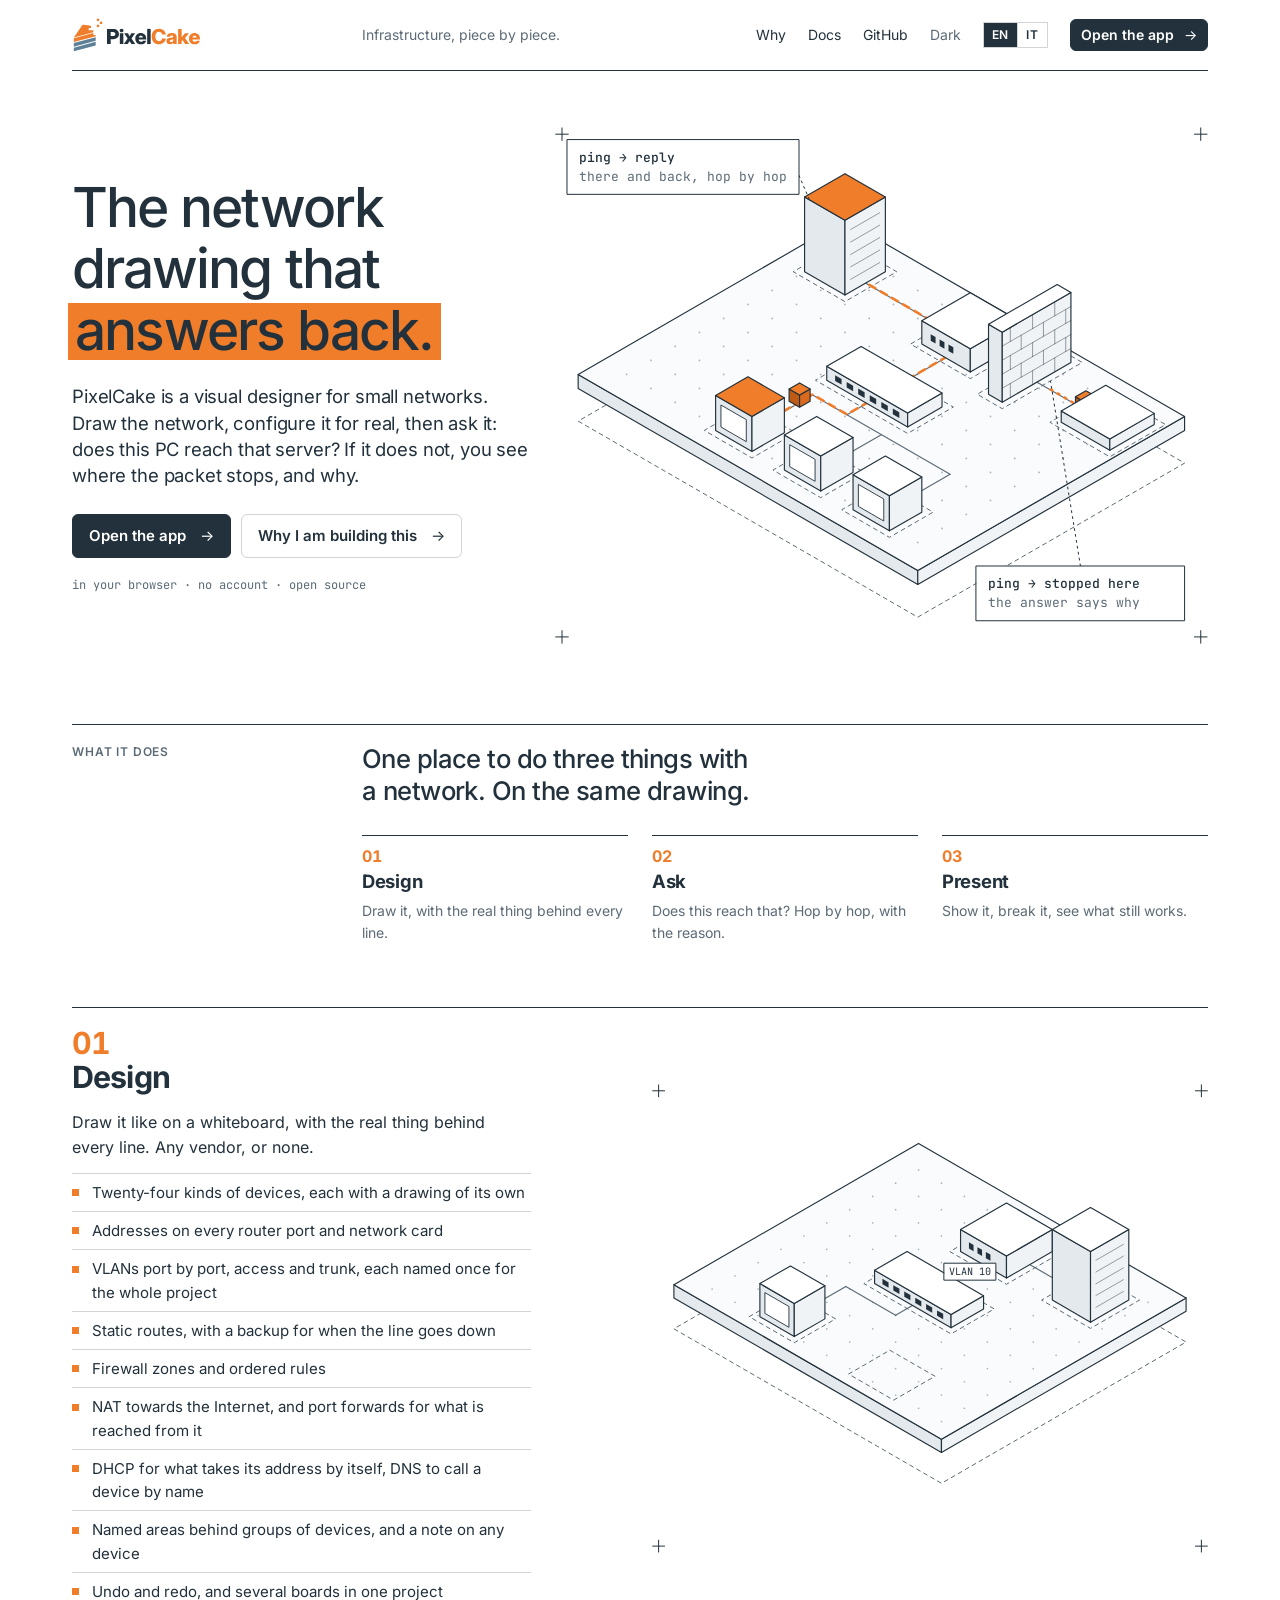
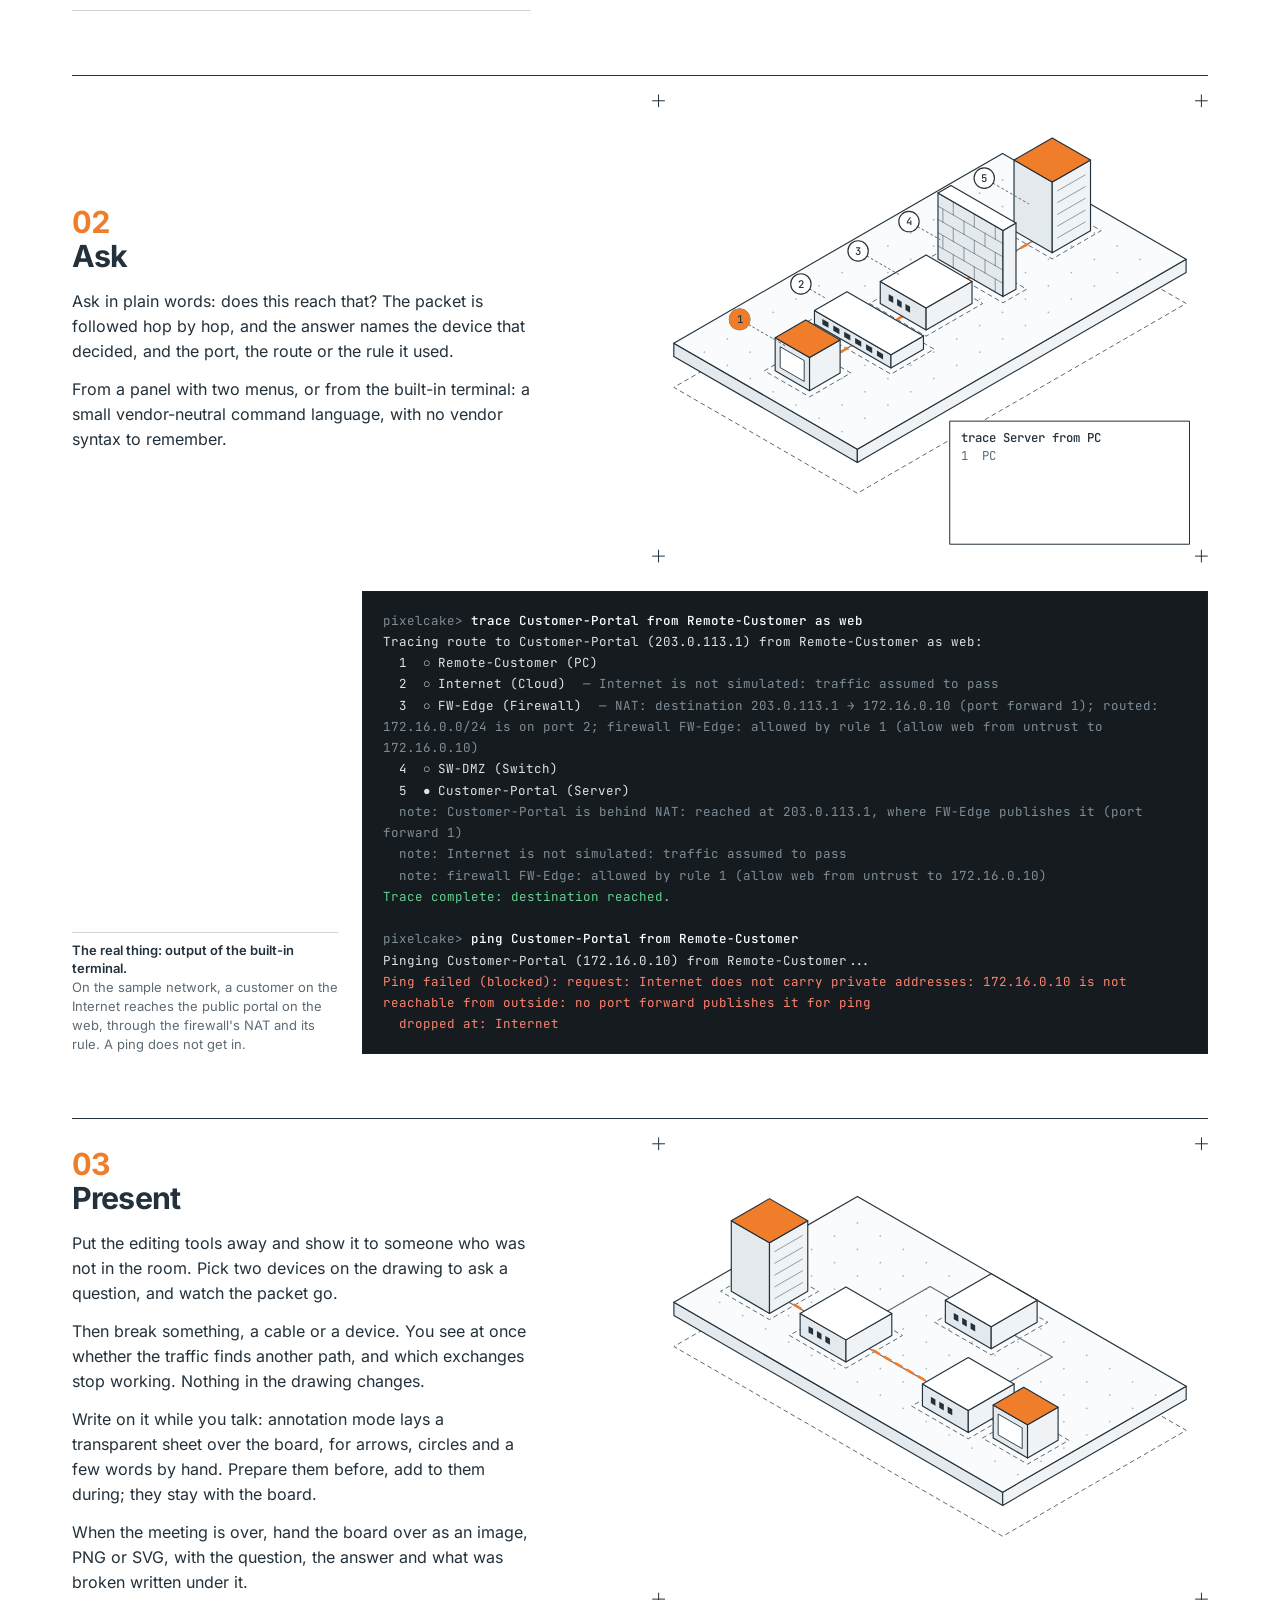
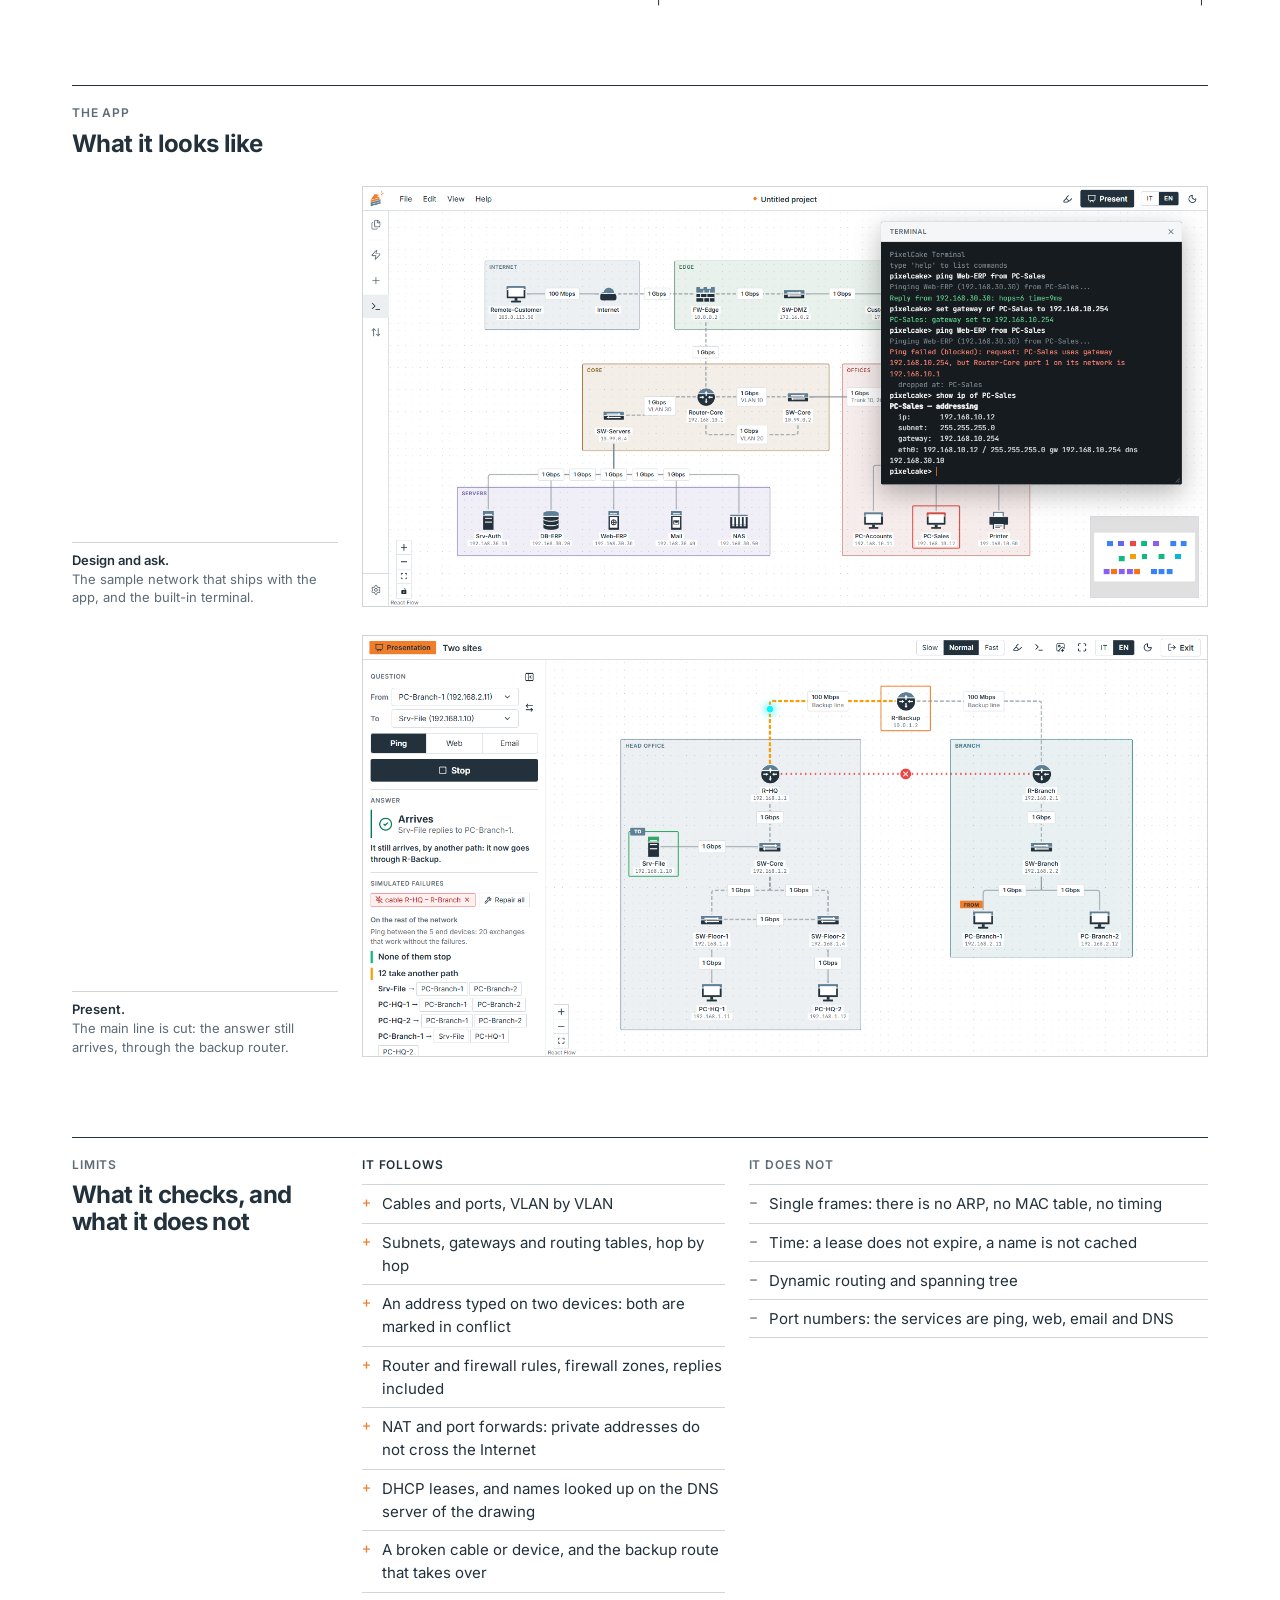
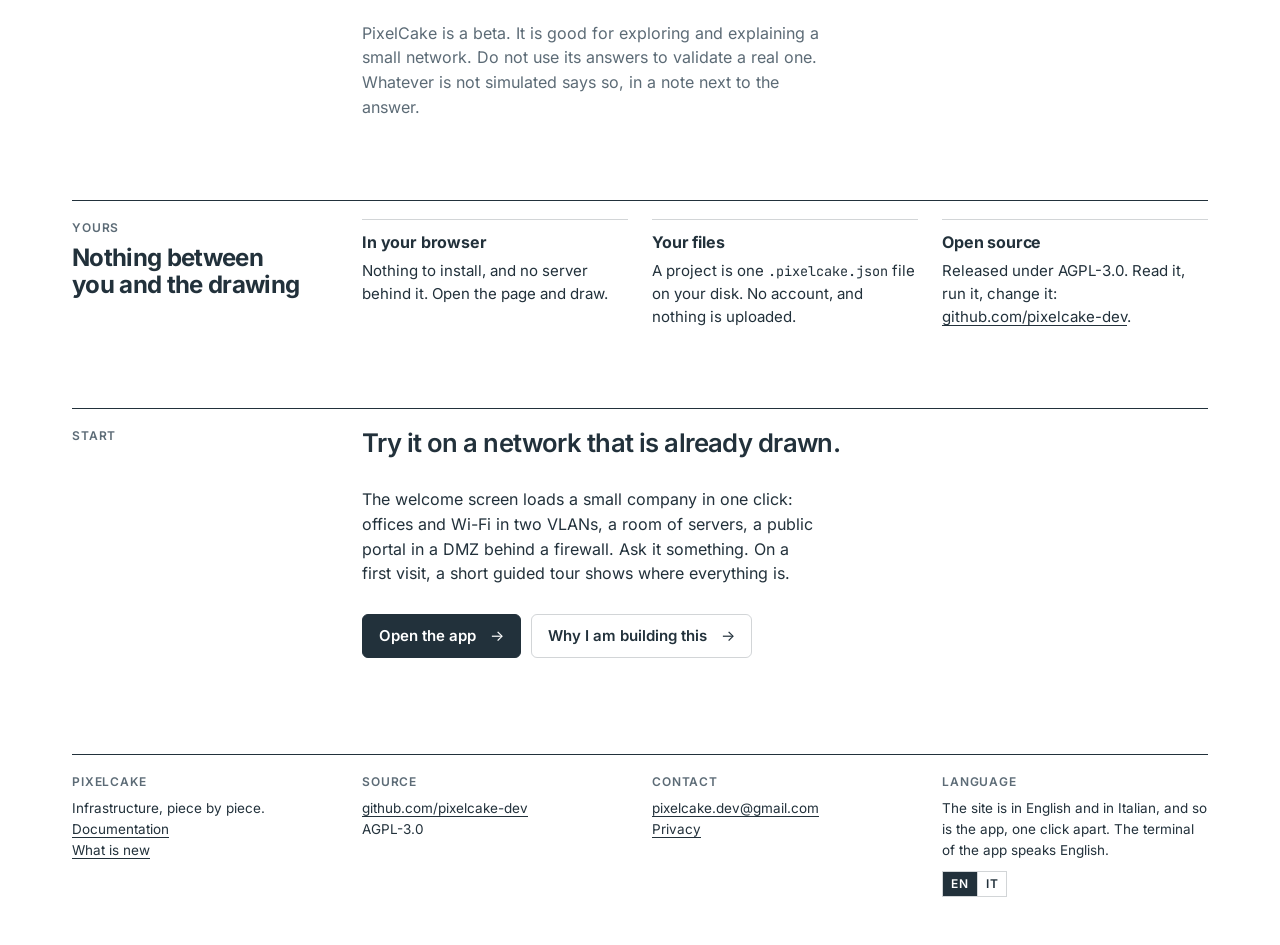
<file: index.html>
<!DOCTYPE html>
<html lang="en" data-italian-home="it/">

<head>
    <meta charset="UTF-8">
    <meta name="viewport" content="width=device-width, initial-scale=1.0">
    <title>PixelCake - Infrastructure, piece by piece.</title>
    <meta name="description"
        content="A visual network designer that runs in your browser. Draw a network, configure it, then ask it: does this PC reach that server? Free and open source.">

    <!-- The same page in the other language -->
    <link rel="canonical" href="https://pixelcake.dev/">
    <link rel="alternate" hreflang="en" href="https://pixelcake.dev/">
    <link rel="alternate" hreflang="it" href="https://pixelcake.dev/it/">
    <link rel="alternate" hreflang="x-default" href="https://pixelcake.dev/">

    <!-- Favicon -->
    <link rel="icon" href="./assets/favicon.ico" sizes="48x48">
    <link rel="icon" href="./assets/favicon.svg" type="image/svg+xml">
    <link rel="apple-touch-icon" href="./assets/pixelcake-256.png">

    <!-- How a link to this page looks when it is shared (tools/share-card.py makes the picture) -->
    <meta property="og:type" content="website">
    <meta property="og:site_name" content="PixelCake">
    <meta property="og:locale" content="en_GB">
    <meta property="og:locale:alternate" content="it_IT">
    <meta property="og:url" content="https://pixelcake.dev/">
    <meta property="og:title" content="PixelCake - The network drawing that answers back.">
    <meta property="og:description"
        content="Draw a network, configure it, then ask it: does this PC reach that server? Runs in your browser. Free and open source.">
    <meta property="og:image" content="https://pixelcake.dev/assets/share-en.png">
    <meta property="og:image:width" content="1200">
    <meta property="og:image:height" content="630">
    <meta property="og:image:type" content="image/png">
    <meta property="og:image:alt" content="PixelCake: the network drawing that answers back. A small network drawn in perspective: a ping goes there and back, another one is stopped at the firewall.">
    <meta name="twitter:card" content="summary_large_image">
    <meta name="twitter:title" content="PixelCake - The network drawing that answers back.">
    <meta name="twitter:description"
        content="Draw a network, configure it, then ask it: does this PC reach that server? Runs in your browser. Free and open source.">
    <meta name="twitter:image" content="https://pixelcake.dev/assets/share-en.png">
    <meta name="twitter:image:alt" content="PixelCake: the network drawing that answers back. A small network drawn in perspective: a ping goes there and back, another one is stopped at the firewall.">

    <link rel="preload" href="./assets/fonts/inter-latin-wght-normal.woff2" as="font" type="font/woff2" crossorigin>
    <link rel="stylesheet" href="./assets/site.css">
    <script src="./assets/site.js"></script>
</head>

<body>
    <div class="page">

        <header class="masthead grid">
            <a class="brand" href="./index.html" aria-label="PixelCake home">
                <img class="only-light" src="./assets/pixelcake-orizzontale-colore.svg" alt="PixelCake" width="132" height="38">
                <img class="only-dark" src="./assets/pixelcake-orizzontale-negativo.svg" alt="PixelCake" width="132" height="38">
            </a>
            <span class="motto">Infrastructure, piece by piece.</span>
            <nav class="nav" aria-label="Main">
                <a href="./why.html">Why</a>
                <a href="https://app.pixelcake.dev/docs/">Docs</a>
                <a href="https://github.com/pixelcake-dev" target="_blank" rel="noopener">GitHub</a>
                <button class="theme-toggle" type="button">Dark</button>
                <div class="lang" role="group" aria-label="Language">
                    <span lang="en" title="English" aria-current="true">EN</span>
                    <a href="./it/index.html" hreflang="it" lang="it" title="Italiano" aria-label="Italiano">IT</a>
                </div>
                <a class="button" href="https://app.pixelcake.dev/">Open the app</a>
            </nav>
        </header>

        <main>
            <div class="hero grid">
                <div class="hero-text">
                    <h1>The network drawing that <em>answers back.</em></h1>
                    <p class="lead">
                        PixelCake is a visual designer for small networks. Draw the network,
                        configure it for real, then ask it: does this PC reach that server?
                        If it does not, you see where the packet stops, and why.
                    </p>
                    <div class="actions">
                        <a class="button" href="https://app.pixelcake.dev/">Open the app</a>
                        <a class="button quiet" href="./why.html">Why I am building this</a>
                    </div>
                    <p class="strap">in your browser &middot; no account &middot; open source</p>
                </div>
                <div class="hero-drawing">
                    <!-- drawing:hero -->
                    <svg class="iso" viewBox="-323 -104 727 576" data-still="4.2" role="img" aria-label="A small network drawn in perspective: a server, a router, a firewall and the Internet in a row, a switch and three PCs in front. A packet goes from a PC to the server and back along a line marked in orange; a second packet, from the Internet, is stopped at the firewall.">
                    <polygon class="iso-foot" points="0.0,52.0 378.3,270.4 81.1,442.0 -297.2,223.6"/>
                    <polygon class="iso-left" points="-297.2,187.2 81.1,405.6 81.1,390.0 -297.2,171.6"/>
                    <polygon class="iso-right" points="378.3,234.0 81.1,405.6 81.1,390.0 378.3,218.4"/>
                    <polygon class="iso-board" points="0.0,0.0 378.3,218.4 81.1,390.0 -297.2,171.6"/>
                    <g class="iso-dots"><circle cx="0.0" cy="31.2" r="1"/><circle cx="-27.0" cy="46.8" r="1"/><circle cx="-54.0" cy="62.4" r="1"/><circle cx="-81.1" cy="78.0" r="1"/><circle cx="-108.1" cy="93.6" r="1"/><circle cx="-135.1" cy="109.2" r="1"/><circle cx="-162.1" cy="124.8" r="1"/><circle cx="-189.1" cy="140.4" r="1"/><circle cx="-216.2" cy="156.0" r="1"/><circle cx="-243.2" cy="171.6" r="1"/><circle cx="27.0" cy="46.8" r="1"/><circle cx="0.0" cy="62.4" r="1"/><circle cx="-27.0" cy="78.0" r="1"/><circle cx="-54.0" cy="93.6" r="1"/><circle cx="-81.1" cy="109.2" r="1"/><circle cx="-108.1" cy="124.8" r="1"/><circle cx="-135.1" cy="140.4" r="1"/><circle cx="-162.1" cy="156.0" r="1"/><circle cx="-189.1" cy="171.6" r="1"/><circle cx="-216.2" cy="187.2" r="1"/><circle cx="54.0" cy="62.4" r="1"/><circle cx="27.0" cy="78.0" r="1"/><circle cx="0.0" cy="93.6" r="1"/><circle cx="-27.0" cy="109.2" r="1"/><circle cx="-54.0" cy="124.8" r="1"/><circle cx="-81.1" cy="140.4" r="1"/><circle cx="-108.1" cy="156.0" r="1"/><circle cx="-135.1" cy="171.6" r="1"/><circle cx="-162.1" cy="187.2" r="1"/><circle cx="-189.1" cy="202.8" r="1"/><circle cx="81.1" cy="78.0" r="1"/><circle cx="54.0" cy="93.6" r="1"/><circle cx="27.0" cy="109.2" r="1"/><circle cx="0.0" cy="124.8" r="1"/><circle cx="-27.0" cy="140.4" r="1"/><circle cx="-54.0" cy="156.0" r="1"/><circle cx="-81.1" cy="171.6" r="1"/><circle cx="-108.1" cy="187.2" r="1"/><circle cx="-135.1" cy="202.8" r="1"/><circle cx="-162.1" cy="218.4" r="1"/><circle cx="108.1" cy="93.6" r="1"/><circle cx="81.1" cy="109.2" r="1"/><circle cx="54.0" cy="124.8" r="1"/><circle cx="27.0" cy="140.4" r="1"/><circle cx="0.0" cy="156.0" r="1"/><circle cx="-27.0" cy="171.6" r="1"/><circle cx="-54.0" cy="187.2" r="1"/><circle cx="-81.1" cy="202.8" r="1"/><circle cx="-108.1" cy="218.4" r="1"/><circle cx="-135.1" cy="234.0" r="1"/><circle cx="135.1" cy="109.2" r="1"/><circle cx="108.1" cy="124.8" r="1"/><circle cx="81.1" cy="140.4" r="1"/><circle cx="54.0" cy="156.0" r="1"/><circle cx="27.0" cy="171.6" r="1"/><circle cx="0.0" cy="187.2" r="1"/><circle cx="-27.0" cy="202.8" r="1"/><circle cx="-54.0" cy="218.4" r="1"/><circle cx="-81.1" cy="234.0" r="1"/><circle cx="-108.1" cy="249.6" r="1"/><circle cx="162.1" cy="124.8" r="1"/><circle cx="135.1" cy="140.4" r="1"/><circle cx="108.1" cy="156.0" r="1"/><circle cx="81.1" cy="171.6" r="1"/><circle cx="54.0" cy="187.2" r="1"/><circle cx="27.0" cy="202.8" r="1"/><circle cx="0.0" cy="218.4" r="1"/><circle cx="-27.0" cy="234.0" r="1"/><circle cx="-54.0" cy="249.6" r="1"/><circle cx="-81.1" cy="265.2" r="1"/><circle cx="189.1" cy="140.4" r="1"/><circle cx="162.1" cy="156.0" r="1"/><circle cx="135.1" cy="171.6" r="1"/><circle cx="108.1" cy="187.2" r="1"/><circle cx="81.1" cy="202.8" r="1"/><circle cx="54.0" cy="218.4" r="1"/><circle cx="27.0" cy="234.0" r="1"/><circle cx="0.0" cy="249.6" r="1"/><circle cx="-27.0" cy="265.2" r="1"/><circle cx="-54.0" cy="280.8" r="1"/><circle cx="216.2" cy="156.0" r="1"/><circle cx="189.1" cy="171.6" r="1"/><circle cx="162.1" cy="187.2" r="1"/><circle cx="135.1" cy="202.8" r="1"/><circle cx="108.1" cy="218.4" r="1"/><circle cx="81.1" cy="234.0" r="1"/><circle cx="54.0" cy="249.6" r="1"/><circle cx="27.0" cy="265.2" r="1"/><circle cx="0.0" cy="280.8" r="1"/><circle cx="-27.0" cy="296.4" r="1"/><circle cx="243.2" cy="171.6" r="1"/><circle cx="216.2" cy="187.2" r="1"/><circle cx="189.1" cy="202.8" r="1"/><circle cx="162.1" cy="218.4" r="1"/><circle cx="135.1" cy="234.0" r="1"/><circle cx="108.1" cy="249.6" r="1"/><circle cx="81.1" cy="265.2" r="1"/><circle cx="54.0" cy="280.8" r="1"/><circle cx="27.0" cy="296.4" r="1"/><circle cx="0.0" cy="312.0" r="1"/><circle cx="270.2" cy="187.2" r="1"/><circle cx="243.2" cy="202.8" r="1"/><circle cx="216.2" cy="218.4" r="1"/><circle cx="189.1" cy="234.0" r="1"/><circle cx="162.1" cy="249.6" r="1"/><circle cx="135.1" cy="265.2" r="1"/><circle cx="108.1" cy="280.8" r="1"/><circle cx="81.1" cy="296.4" r="1"/><circle cx="54.0" cy="312.0" r="1"/><circle cx="27.0" cy="327.6" r="1"/><circle cx="297.2" cy="202.8" r="1"/><circle cx="270.2" cy="218.4" r="1"/><circle cx="243.2" cy="234.0" r="1"/><circle cx="216.2" cy="249.6" r="1"/><circle cx="189.1" cy="265.2" r="1"/><circle cx="162.1" cy="280.8" r="1"/><circle cx="135.1" cy="296.4" r="1"/><circle cx="108.1" cy="312.0" r="1"/><circle cx="81.1" cy="327.6" r="1"/><circle cx="54.0" cy="343.2" r="1"/><circle cx="324.2" cy="218.4" r="1"/><circle cx="297.2" cy="234.0" r="1"/><circle cx="270.2" cy="249.6" r="1"/><circle cx="243.2" cy="265.2" r="1"/><circle cx="216.2" cy="280.8" r="1"/><circle cx="189.1" cy="296.4" r="1"/><circle cx="162.1" cy="312.0" r="1"/><circle cx="135.1" cy="327.6" r="1"/><circle cx="108.1" cy="343.2" r="1"/><circle cx="81.1" cy="358.8" r="1"/></g>
                    <polyline class="iso-cable" points="292.7,225.7 205.8,175.5 139.6,137.3"/>
                    <polyline class="iso-cable" points="139.6,137.3 43.9,192.5"/>
                    <polyline class="iso-cable" points="139.6,137.3 0.0,56.7"/>
                    <polyline class="iso-cable" points="-36.0,194.5 117.1,282.9"/>
                    <polyline class="iso-cable" points="43.9,192.5 2.3,216.6"/>
                    <polyline class="iso-cable" points="-36.0,194.5 -105.8,234.8"/>
                    <polyline class="iso-cable" points="40.5,238.7 -29.3,279.0"/>
                    <polyline class="iso-cable" points="117.1,282.9 47.3,323.2"/>
                    <polygon class="iso-foot" points="290.5,189.0 357.1,227.5 295.0,263.4 228.3,224.9"/>
                    <polygon class="iso-foot" points="236.4,142.2 264.3,158.3 175.2,209.8 147.3,193.7"/>
                    <polygon class="iso-foot" points="139.6,99.3 206.3,137.8 139.6,176.3 73.0,137.8"/>
                    <polygon class="iso-foot" points="18.0,148.7 120.7,208.0 69.8,237.4 -32.9,178.1"/>
                    <polygon class="iso-foot" points="0.0,23.9 57.6,57.2 0.0,90.5 -57.6,57.2"/>
                    <polygon class="iso-foot" points="-108.1,205.9 -54.9,236.6 -103.6,264.7 -156.7,234.0"/>
                    <polygon class="iso-foot" points="-31.5,250.1 21.6,280.8 -27.0,308.9 -80.2,278.2"/>
                    <polygon class="iso-foot" points="45.0,294.3 98.2,325.0 49.5,353.1 -3.6,322.4"/>
                    <polyline class="iso-way stopped" points="292.7,225.2 227.0,187.2"/>
                    <polyline class="iso-way" points="-105.8,234.3 -36.0,194.0 2.3,216.1 43.9,192.0 139.6,136.8 0.0,56.2"/>
                    <g class="iso-px"><animateMotion dur="10s" repeatCount="indefinite" calcMode="linear" keyTimes="0;0.36;0.48;0.84;1" keyPoints="0;1;1;0;0" path="M-105.8 234.3 L-36.0 194.0 L2.3 216.1 L43.9 192.0 L139.6 136.8 L0.0 56.2"/><polygon class="iso-left" points="-11.7,-1.0 0.0,5.7 0.0,-7.8 -11.7,-14.6"/><polygon class="iso-right" points="11.7,-1.0 0.0,5.7 0.0,-7.8 11.7,-14.6"/><polygon class="iso-top" points="0.0,-21.3 11.7,-14.6 0.0,-7.8 -11.7,-14.6"/></g>
                    <g class="iso-px"><animateMotion dur="10s" repeatCount="indefinite" calcMode="linear" keyTimes="0;0.14;1" keyPoints="0;1;1" path="M292.7 225.2 L227.0 187.2"/><animate attributeName="opacity" dur="10s" repeatCount="indefinite" keyTimes="0;0.66;0.72;1" values="1;1;0;0"/><polygon class="iso-left" points="-11.7,-1.0 0.0,5.7 0.0,-7.8 -11.7,-14.6"/><polygon class="iso-right" points="11.7,-1.0 0.0,5.7 0.0,-7.8 11.7,-14.6"/><polygon class="iso-top" points="0.0,-21.3 11.7,-14.6 0.0,-7.8 -11.7,-14.6"/></g>
                    <polygon class="iso-left" points="-45.0,57.2 0.0,83.2 0.0,-0.0 -45.0,-26.0"/><polygon class="iso-right" points="45.0,57.2 0.0,83.2 0.0,-0.0 45.0,-26.0"/><polygon class="iso-top end" points="0.0,-52.0 45.0,-26.0 0.0,-0.0 -45.0,-26.0"/><polyline class="iso-detail" points="38.7,47.0 6.3,65.7"/><polyline class="iso-detail" points="38.7,33.1 6.3,51.8"/><polyline class="iso-detail" points="38.7,19.2 6.3,38.0"/><polyline class="iso-detail" points="38.7,5.4 6.3,24.1"/><polyline class="iso-detail" points="38.7,-8.5 6.3,10.2"/>
                    <polygon class="iso-left" points="85.6,137.8 139.6,169.0 139.6,143.0 85.6,111.8"/><polygon class="iso-right" points="193.6,137.8 139.6,169.0 139.6,143.0 193.6,111.8"/><polygon class="iso-top" points="139.6,80.6 193.6,111.8 139.6,143.0 85.6,111.8"/><polygon class="iso-port" points="95.5,134.2 100.9,137.3 100.9,130.0 95.5,126.9"/><polygon class="iso-port" points="105.4,139.9 110.8,143.0 110.8,135.7 105.4,132.6"/><polygon class="iso-port" points="115.3,145.6 120.7,148.7 120.7,141.4 115.3,138.3"/>
                    <polygon class="iso-left" points="159.9,193.7 175.2,202.5 175.2,124.5 159.9,115.7"/><polygon class="iso-right" points="251.7,158.3 175.2,202.5 175.2,124.5 251.7,80.3"/><polygon class="iso-top" points="236.4,71.5 251.7,80.3 175.2,124.5 159.9,115.7"/><polyline class="iso-detail" points="251.7,142.7 175.2,186.9"/><polyline class="iso-detail" points="251.7,127.1 175.2,171.3"/><polyline class="iso-detail" points="251.7,111.5 175.2,155.7"/><polyline class="iso-detail" points="251.7,95.9 175.2,140.1"/><polyline class="iso-detail" points="233.7,168.7 233.7,153.1"/><polyline class="iso-detail" points="209.0,183.0 209.0,167.4"/><polyline class="iso-detail" points="184.2,197.3 184.2,181.7"/><polyline class="iso-detail" points="245.9,146.1 245.9,130.5"/><polyline class="iso-detail" points="221.1,160.4 221.1,144.8"/><polyline class="iso-detail" points="196.3,174.7 196.3,159.1"/><polyline class="iso-detail" points="233.7,137.5 233.7,121.9"/><polyline class="iso-detail" points="209.0,151.8 209.0,136.2"/><polyline class="iso-detail" points="184.2,166.1 184.2,150.5"/><polyline class="iso-detail" points="245.9,114.9 245.9,99.3"/><polyline class="iso-detail" points="221.1,129.2 221.1,113.6"/><polyline class="iso-detail" points="196.3,143.5 196.3,127.9"/><polyline class="iso-detail" points="233.7,106.3 233.7,90.7"/><polyline class="iso-detail" points="209.0,120.6 209.0,105.0"/><polyline class="iso-detail" points="184.2,134.9 184.2,119.3"/>
                    <polygon class="iso-left" points="-20.3,178.1 69.8,230.1 69.8,214.5 -20.3,162.5"/><polygon class="iso-right" points="108.1,208.0 69.8,230.1 69.8,214.5 108.1,192.4"/><polygon class="iso-top" points="18.0,140.4 108.1,192.4 69.8,214.5 -20.3,162.5"/><polygon class="iso-port" points="-11.0,178.8 -3.8,182.9 -3.8,176.7 -11.0,172.5"/><polygon class="iso-port" points="1.9,186.2 9.1,190.4 9.1,184.1 1.9,180.0"/><polygon class="iso-port" points="14.7,193.6 21.9,197.8 21.9,191.5 14.7,187.4"/><polygon class="iso-port" points="27.6,201.1 34.8,205.2 34.8,199.0 27.6,194.8"/><polygon class="iso-port" points="40.5,208.5 47.7,212.6 47.7,206.4 40.5,202.2"/><polygon class="iso-port" points="53.3,215.9 60.5,220.1 60.5,213.8 53.3,209.7"/>
                    <polygon class="iso-left" points="240.9,224.9 295.0,256.1 295.0,243.6 240.9,212.4"/><polygon class="iso-right" points="344.5,227.5 295.0,256.1 295.0,243.6 344.5,215.0"/><polygon class="iso-top" points="290.5,183.8 344.5,215.0 295.0,243.6 240.9,212.4"/>
                    <polygon class="iso-left" points="-144.1,234.0 -103.6,257.4 -103.6,218.4 -144.1,195.0"/><polygon class="iso-right" points="-67.5,236.6 -103.6,257.4 -103.6,218.4 -67.5,197.6"/><polygon class="iso-top end" points="-108.1,174.2 -67.5,197.6 -103.6,218.4 -144.1,195.0"/><polygon class="iso-screen" points="-137.8,230.4 -109.9,246.5 -109.9,222.0 -137.8,205.9"/>
                    <polygon class="iso-left" points="-67.5,278.2 -27.0,301.6 -27.0,262.6 -67.5,239.2"/><polygon class="iso-right" points="9.0,280.8 -27.0,301.6 -27.0,262.6 9.0,241.8"/><polygon class="iso-top" points="-31.5,218.4 9.0,241.8 -27.0,262.6 -67.5,239.2"/><polygon class="iso-screen" points="-61.2,274.6 -33.3,290.7 -33.3,266.2 -61.2,250.1"/>
                    <polygon class="iso-left" points="9.0,322.4 49.5,345.8 49.5,306.8 9.0,283.4"/><polygon class="iso-right" points="85.6,325.0 49.5,345.8 49.5,306.8 85.6,286.0"/><polygon class="iso-top" points="45.0,262.6 85.6,286.0 49.5,306.8 9.0,283.4"/><polygon class="iso-screen" points="15.3,318.8 43.2,334.9 43.2,310.4 15.3,294.3"/>
                    <polygon class="iso-flash" points="0.0,-52.0 45.0,-26.0 0.0,-0.0 -45.0,-26.0"><animate attributeName="opacity" dur="10s" repeatCount="indefinite" keyTimes="0;0.36;0.375;0.43;1" values="0;0;0.75;0;0"/></polygon>
                    <polygon class="iso-flash" points="-108.1,174.2 -67.5,197.6 -103.6,218.4 -144.1,195.0"><animate attributeName="opacity" dur="10s" repeatCount="indefinite" keyTimes="0;0.84;0.855;0.91;1" values="0;0;0.75;0;0"/></polygon>
                    <path class="iso-cross" d="M222.0 142.7 L232.0 152.7 M232.0 142.7 L222.0 152.7"><animate attributeName="opacity" dur="10s" repeatCount="indefinite" keyTimes="0;0.14;0.16;0.66;0.72;1" values="0;0;1;1;0;0"/></path>
                    <g><path class="iso-leader" d="M-51.2 -50.0 L-40.0 -24.0"/><rect class="iso-note" x="-309.2" y="-90.0" width="258" height="61"/><text class="iso-note-text strong" x="-296.2" y="-65.0" xml:space="preserve">ping &#8594; reply</text><text class="iso-note-text" x="-296.2" y="-44.0" xml:space="preserve">there and back, hop by hop</text></g>
                    <g><path class="iso-leader" d="M262.3 385.0 L229.0 179.4"/><rect class="iso-note" x="146.3" y="385.0" width="232" height="61"/><text class="iso-note-text strong" x="159.3" y="410.0" xml:space="preserve">ping &#8594; stopped here</text><text class="iso-note-text" x="159.3" y="431.0" xml:space="preserve">the answer says why</text></g>
                    <path class="iso-mark" d="M-322.2 -96.0 H-308.2 M-315.2 -103.0 V-89.0"/>
                    <path class="iso-mark" d="M-322.2 464.0 H-308.2 M-315.2 457.0 V471.0"/>
                    <path class="iso-mark" d="M389.3 -96.0 H403.3 M396.3 -103.0 V-89.0"/>
                    <path class="iso-mark" d="M389.3 464.0 H403.3 M396.3 457.0 V471.0"/>
                    </svg>
                    <!-- /drawing:hero -->
                </div>
            </div>

            <section class="block grid" aria-labelledby="what-title">
                <div class="c-margin"><span class="label">What it does</span></div>
                <p class="statement" id="what-title">
                    One place to do three things with a network. On the same drawing.
                </p>
                <ol class="index">
                    <li>
                        <a href="#design">
                            <span class="numeral" aria-hidden="true">01</span>
                            <b>Design</b>
                            <span class="what">Draw it, with the real thing behind every line.</span>
                        </a>
                    </li>
                    <li>
                        <a href="#ask">
                            <span class="numeral" aria-hidden="true">02</span>
                            <b>Ask</b>
                            <span class="what">Does this reach that? Hop by hop, with the reason.</span>
                        </a>
                    </li>
                    <li>
                        <a href="#present">
                            <span class="numeral" aria-hidden="true">03</span>
                            <b>Present</b>
                            <span class="what">Show it, break it, see what still works.</span>
                        </a>
                    </li>
                </ol>
            </section>

            <section class="block tight grid verb" id="design" aria-labelledby="design-title">
                <div class="verb-text">
                    <span class="numeral" aria-hidden="true">01</span>
                    <h2 id="design-title">Design</h2>
                    <p>
                        Draw it like on a whiteboard, with the real thing behind every line.
                        Any vendor, or none.
                    </p>
                    <ul class="pixels">
                        <li>Twenty-four kinds of devices, each with a drawing of its own</li>
                        <li>Addresses on every router port and network card</li>
                        <li>VLANs port by port, access and trunk, each named once for the whole project</li>
                        <li>Static routes, with a backup for when the line goes down</li>
                        <li>Firewall zones and ordered rules</li>
                        <li>NAT towards the Internet, and port forwards for what is reached from it</li>
                        <li>DHCP for what takes its address by itself, DNS to call a device by name</li>
                        <li>Named areas behind groups of devices, and a note on any device</li>
                        <li>Undo and redo, and several boards in one project</li>
                    </ul>
                </div>
                <div class="verb-drawing">
                    <!-- drawing:design -->
                    <svg class="iso" viewBox="-314 -70 655 552" data-still="7.4" role="img" aria-label="A network being drawn: a router, a server, a switch and a PC are on the board. A second PC is put down, its cable to the switch is drawn, and its address, gateway and VLAN are written next to it.">
                    <polygon class="iso-foot" points="0.0,52.0 315.2,234.0 27.0,400.4 -288.2,218.4"/>
                    <polygon class="iso-left" points="-288.2,182.0 27.0,364.0 27.0,348.4 -288.2,166.4"/>
                    <polygon class="iso-right" points="315.2,197.6 27.0,364.0 27.0,348.4 315.2,182.0"/>
                    <polygon class="iso-board" points="0.0,0.0 315.2,182.0 27.0,348.4 -288.2,166.4"/>
                    <g class="iso-dots"><circle cx="0.0" cy="31.2" r="1"/><circle cx="-27.0" cy="46.8" r="1"/><circle cx="-54.0" cy="62.4" r="1"/><circle cx="-81.1" cy="78.0" r="1"/><circle cx="-108.1" cy="93.6" r="1"/><circle cx="-135.1" cy="109.2" r="1"/><circle cx="-162.1" cy="124.8" r="1"/><circle cx="-189.1" cy="140.4" r="1"/><circle cx="-216.2" cy="156.0" r="1"/><circle cx="-243.2" cy="171.6" r="1"/><circle cx="27.0" cy="46.8" r="1"/><circle cx="0.0" cy="62.4" r="1"/><circle cx="-27.0" cy="78.0" r="1"/><circle cx="-54.0" cy="93.6" r="1"/><circle cx="-81.1" cy="109.2" r="1"/><circle cx="-108.1" cy="124.8" r="1"/><circle cx="-135.1" cy="140.4" r="1"/><circle cx="-162.1" cy="156.0" r="1"/><circle cx="-189.1" cy="171.6" r="1"/><circle cx="-216.2" cy="187.2" r="1"/><circle cx="54.0" cy="62.4" r="1"/><circle cx="27.0" cy="78.0" r="1"/><circle cx="0.0" cy="93.6" r="1"/><circle cx="-27.0" cy="109.2" r="1"/><circle cx="-54.0" cy="124.8" r="1"/><circle cx="-81.1" cy="140.4" r="1"/><circle cx="-108.1" cy="156.0" r="1"/><circle cx="-135.1" cy="171.6" r="1"/><circle cx="-162.1" cy="187.2" r="1"/><circle cx="-189.1" cy="202.8" r="1"/><circle cx="81.1" cy="78.0" r="1"/><circle cx="54.0" cy="93.6" r="1"/><circle cx="27.0" cy="109.2" r="1"/><circle cx="0.0" cy="124.8" r="1"/><circle cx="-27.0" cy="140.4" r="1"/><circle cx="-54.0" cy="156.0" r="1"/><circle cx="-81.1" cy="171.6" r="1"/><circle cx="-108.1" cy="187.2" r="1"/><circle cx="-135.1" cy="202.8" r="1"/><circle cx="-162.1" cy="218.4" r="1"/><circle cx="108.1" cy="93.6" r="1"/><circle cx="81.1" cy="109.2" r="1"/><circle cx="54.0" cy="124.8" r="1"/><circle cx="27.0" cy="140.4" r="1"/><circle cx="0.0" cy="156.0" r="1"/><circle cx="-27.0" cy="171.6" r="1"/><circle cx="-54.0" cy="187.2" r="1"/><circle cx="-81.1" cy="202.8" r="1"/><circle cx="-108.1" cy="218.4" r="1"/><circle cx="-135.1" cy="234.0" r="1"/><circle cx="135.1" cy="109.2" r="1"/><circle cx="108.1" cy="124.8" r="1"/><circle cx="81.1" cy="140.4" r="1"/><circle cx="54.0" cy="156.0" r="1"/><circle cx="27.0" cy="171.6" r="1"/><circle cx="0.0" cy="187.2" r="1"/><circle cx="-27.0" cy="202.8" r="1"/><circle cx="-54.0" cy="218.4" r="1"/><circle cx="-81.1" cy="234.0" r="1"/><circle cx="-108.1" cy="249.6" r="1"/><circle cx="162.1" cy="124.8" r="1"/><circle cx="135.1" cy="140.4" r="1"/><circle cx="108.1" cy="156.0" r="1"/><circle cx="81.1" cy="171.6" r="1"/><circle cx="54.0" cy="187.2" r="1"/><circle cx="27.0" cy="202.8" r="1"/><circle cx="0.0" cy="218.4" r="1"/><circle cx="-27.0" cy="234.0" r="1"/><circle cx="-54.0" cy="249.6" r="1"/><circle cx="-81.1" cy="265.2" r="1"/><circle cx="189.1" cy="140.4" r="1"/><circle cx="162.1" cy="156.0" r="1"/><circle cx="135.1" cy="171.6" r="1"/><circle cx="108.1" cy="187.2" r="1"/><circle cx="81.1" cy="202.8" r="1"/><circle cx="54.0" cy="218.4" r="1"/><circle cx="27.0" cy="234.0" r="1"/><circle cx="0.0" cy="249.6" r="1"/><circle cx="-27.0" cy="265.2" r="1"/><circle cx="-54.0" cy="280.8" r="1"/><circle cx="216.2" cy="156.0" r="1"/><circle cx="189.1" cy="171.6" r="1"/><circle cx="162.1" cy="187.2" r="1"/><circle cx="135.1" cy="202.8" r="1"/><circle cx="108.1" cy="218.4" r="1"/><circle cx="81.1" cy="234.0" r="1"/><circle cx="54.0" cy="249.6" r="1"/><circle cx="27.0" cy="265.2" r="1"/><circle cx="0.0" cy="280.8" r="1"/><circle cx="-27.0" cy="296.4" r="1"/><circle cx="243.2" cy="171.6" r="1"/><circle cx="216.2" cy="187.2" r="1"/><circle cx="189.1" cy="202.8" r="1"/><circle cx="162.1" cy="218.4" r="1"/><circle cx="135.1" cy="234.0" r="1"/><circle cx="108.1" cy="249.6" r="1"/><circle cx="81.1" cy="265.2" r="1"/><circle cx="54.0" cy="280.8" r="1"/><circle cx="27.0" cy="296.4" r="1"/><circle cx="0.0" cy="312.0" r="1"/><circle cx="270.2" cy="187.2" r="1"/><circle cx="243.2" cy="202.8" r="1"/><circle cx="216.2" cy="218.4" r="1"/><circle cx="189.1" cy="234.0" r="1"/><circle cx="162.1" cy="249.6" r="1"/><circle cx="135.1" cy="265.2" r="1"/><circle cx="108.1" cy="280.8" r="1"/><circle cx="81.1" cy="296.4" r="1"/><circle cx="54.0" cy="312.0" r="1"/><circle cx="27.0" cy="327.6" r="1"/></g>
                    <polyline class="iso-cable" points="103.6,126.9 12.4,179.5"/>
                    <polyline class="iso-cable" points="103.6,126.9 202.6,184.1"/>
                    <polyline class="iso-cable" points="12.4,179.5 -27.0,202.3"/>
                    <polyline class="iso-cable" points="-85.6,168.5 -27.0,202.3"/>
                    <polyline class="iso-cable" points="-85.6,168.5 -148.6,204.9"/>
                    <polyline class="iso-cable drawn" points="-27.0,202.3 31.5,236.1 -31.5,272.5" stroke-dasharray="140.4" stroke-dashoffset="140.4"><animate attributeName="stroke-dashoffset" dur="9s" repeatCount="indefinite" keyTimes="0;0.22;0.4;0.94;0.98;1" values="140.4;140.4;0;0;140.4;140.4"/></polyline>
                    <polygon class="iso-foot" points="103.6,88.9 170.2,127.4 103.6,165.9 36.9,127.4"/>
                    <polygon class="iso-foot" points="202.6,151.3 260.3,184.6 202.6,217.9 145.0,184.6"/>
                    <polygon class="iso-foot" points="-13.5,135.7 89.2,195.0 38.3,224.4 -64.4,165.1"/>
                    <polygon class="iso-foot" points="-150.9,176.0 -97.7,206.7 -146.4,234.8 -199.5,204.1"/>
                    <polygon class="iso-foot" points="-33.8,243.6 19.4,274.3 -29.3,302.4 -82.4,271.7"/>
                    <polygon class="iso-left" points="49.5,127.4 103.6,158.6 103.6,132.6 49.5,101.4"/><polygon class="iso-right" points="157.6,127.4 103.6,158.6 103.6,132.6 157.6,101.4"/><polygon class="iso-top" points="103.6,70.2 157.6,101.4 103.6,132.6 49.5,101.4"/><polygon class="iso-port" points="59.4,123.8 64.8,126.9 64.8,119.6 59.4,116.5"/><polygon class="iso-port" points="69.4,129.5 74.8,132.6 74.8,125.3 69.4,122.2"/><polygon class="iso-port" points="79.3,135.2 84.7,138.3 84.7,131.0 79.3,127.9"/>
                    <polygon class="iso-left" points="157.6,184.6 202.6,210.6 202.6,127.4 157.6,101.4"/><polygon class="iso-right" points="247.7,184.6 202.6,210.6 202.6,127.4 247.7,101.4"/><polygon class="iso-top" points="202.6,75.4 247.7,101.4 202.6,127.4 157.6,101.4"/><polyline class="iso-detail" points="241.4,174.4 209.0,193.1"/><polyline class="iso-detail" points="241.4,160.5 209.0,179.2"/><polyline class="iso-detail" points="241.4,146.6 209.0,165.4"/><polyline class="iso-detail" points="241.4,132.8 209.0,151.5"/><polyline class="iso-detail" points="241.4,118.9 209.0,137.6"/>
                    <polygon class="iso-left" points="-51.8,165.1 38.3,217.1 38.3,201.5 -51.8,149.5"/><polygon class="iso-right" points="76.6,195.0 38.3,217.1 38.3,201.5 76.6,179.4"/><polygon class="iso-top" points="-13.5,127.4 76.6,179.4 38.3,201.5 -51.8,149.5"/><polygon class="iso-port" points="-42.5,165.8 -35.3,169.9 -35.3,163.7 -42.5,159.5"/><polygon class="iso-port" points="-29.7,173.2 -22.5,177.4 -22.5,171.1 -29.7,167.0"/><polygon class="iso-port" points="-16.8,180.6 -9.6,184.8 -9.6,178.5 -16.8,174.4"/><polygon class="iso-port" points="-3.9,188.1 3.3,192.2 3.3,186.0 -3.9,181.8"/><polygon class="iso-port" points="8.9,195.5 16.1,199.6 16.1,193.4 8.9,189.2"/><polygon class="iso-port" points="21.8,202.9 29.0,207.1 29.0,200.8 21.8,196.7"/>
                    <polygon class="iso-left" points="-186.9,204.1 -146.4,227.5 -146.4,188.5 -186.9,165.1"/><polygon class="iso-right" points="-110.3,206.7 -146.4,227.5 -146.4,188.5 -110.3,167.7"/><polygon class="iso-top" points="-150.9,144.3 -110.3,167.7 -146.4,188.5 -186.9,165.1"/><polygon class="iso-screen" points="-180.6,200.5 -152.7,216.6 -152.7,192.1 -180.6,176.0"/>
                    <g opacity="0"><animate attributeName="opacity" dur="9s" repeatCount="indefinite" keyTimes="0;0.03;0.08;0.94;0.98;1" values="0;0;1;1;0;0"/><animateTransform attributeName="transform" type="translate" dur="9s" repeatCount="indefinite" keyTimes="0;0.04;0.2;1" values="0 -86;0 -86;0 0;0 0" calcMode="spline" keySplines="0 0 1 1;0.3 0 0.2 1;0 0 1 1"/><polygon class="iso-left" points="-69.8,271.7 -29.3,295.1 -29.3,256.1 -69.8,232.7"/><polygon class="iso-right" points="6.8,274.3 -29.3,295.1 -29.3,256.1 6.8,235.3"/><polygon class="iso-top end" points="-33.8,211.9 6.8,235.3 -29.3,256.1 -69.8,232.7"/><polygon class="iso-screen" points="-63.5,268.1 -35.6,284.2 -35.6,259.7 -63.5,243.6"/></g>
                    <g><rect class="iso-tag" x="30.3" y="141.1" width="60.8" height="20"/><text class="iso-tag-text" x="60.7" y="155.1" text-anchor="middle">VLAN 10</text></g>
                    <g opacity="0"><animate attributeName="opacity" dur="9s" repeatCount="indefinite" keyTimes="0;0.4;0.42;0.94;0.96;1" values="0;0;1;1;0;0"/><rect class="iso-tag" x="-29.0" y="202.1" width="53.4" height="20"/><text class="iso-tag-text" x="-2.3" y="216.1" text-anchor="middle">1 Gbps</text></g>
                    <g opacity="0"><animate attributeName="opacity" dur="9s" repeatCount="indefinite" keyTimes="0;0.42;0.44;0.94;0.96;1" values="0;0;1;1;0;0"/><g><path class="iso-leader" d="M-176.2 51.0 L-37.5 238.0"/><rect class="iso-note" x="-292.2" y="-52.0" width="232" height="103"/><text class="iso-note-text strong" x="-279.2" y="-27.0" xml:space="preserve">PC-2</text><text class="iso-note-text" x="-279.2" y="-6.0" xml:space="preserve" opacity="0"><animate attributeName="opacity" dur="9s" repeatCount="indefinite" keyTimes="0;0.48;0.5;0.94;0.98;1" values="0;0;1;1;0;0"/>ip       192.168.10.12</text><text class="iso-note-text" x="-279.2" y="15.0" xml:space="preserve" opacity="0"><animate attributeName="opacity" dur="9s" repeatCount="indefinite" keyTimes="0;0.56;0.58;0.94;0.98;1" values="0;0;1;1;0;0"/>gateway  192.168.10.1</text><text class="iso-note-text" x="-279.2" y="36.0" xml:space="preserve" opacity="0"><animate attributeName="opacity" dur="9s" repeatCount="indefinite" keyTimes="0;0.64;0.66;0.94;0.98;1" values="0;0;1;1;0;0"/>vlan     10</text></g></g>
                    <path class="iso-mark" d="M-313.2 -62.0 H-299.2 M-306.2 -69.0 V-55.0"/>
                    <path class="iso-mark" d="M-313.2 474.4 H-299.2 M-306.2 467.4 V481.4"/>
                    <path class="iso-mark" d="M326.2 -62.0 H340.2 M333.2 -69.0 V-55.0"/>
                    <path class="iso-mark" d="M326.2 474.4 H340.2 M333.2 467.4 V481.4"/>
                    </svg>
                    <!-- /drawing:design -->
                </div>
            </section>

            <section class="block tight grid verb" id="ask" aria-labelledby="ask-title">
                <div class="verb-text">
                    <span class="numeral" aria-hidden="true">02</span>
                    <h2 id="ask-title">Ask</h2>
                    <p>
                        Ask in plain words: does this reach that? The packet is followed hop by hop,
                        and the answer names the device that decided, and the port, the route
                        or the rule it used.
                    </p>
                    <p>
                        From a panel with two menus, or from the built-in terminal: a small
                        vendor-neutral command language, with no vendor syntax to remember.
                    </p>
                </div>
                <div class="verb-drawing">
                    <!-- drawing:ask -->
                    <svg class="iso" viewBox="-413 -70 655 552" data-still="8.6" role="img" aria-label="A packet goes from a PC to a server through a switch, a router and a firewall. Each device it passes gets its number, and a note lists the five hops with what each device did.">
                    <polygon class="iso-foot" points="0.0,52.0 216.2,176.8 -171.1,400.4 -387.3,275.6"/>
                    <polygon class="iso-left" points="-387.3,239.2 -171.1,364.0 -171.1,348.4 -387.3,223.6"/>
                    <polygon class="iso-right" points="216.2,140.4 -171.1,364.0 -171.1,348.4 216.2,124.8"/>
                    <polygon class="iso-board" points="0.0,0.0 216.2,124.8 -171.1,348.4 -387.3,223.6"/>
                    <g class="iso-dots"><circle cx="0.0" cy="31.2" r="1"/><circle cx="-27.0" cy="46.8" r="1"/><circle cx="-54.0" cy="62.4" r="1"/><circle cx="-81.1" cy="78.0" r="1"/><circle cx="-108.1" cy="93.6" r="1"/><circle cx="-135.1" cy="109.2" r="1"/><circle cx="-162.1" cy="124.8" r="1"/><circle cx="-189.1" cy="140.4" r="1"/><circle cx="-216.2" cy="156.0" r="1"/><circle cx="-243.2" cy="171.6" r="1"/><circle cx="-270.2" cy="187.2" r="1"/><circle cx="-297.2" cy="202.8" r="1"/><circle cx="-324.2" cy="218.4" r="1"/><circle cx="-351.3" cy="234.0" r="1"/><circle cx="27.0" cy="46.8" r="1"/><circle cx="0.0" cy="62.4" r="1"/><circle cx="-27.0" cy="78.0" r="1"/><circle cx="-54.0" cy="93.6" r="1"/><circle cx="-81.1" cy="109.2" r="1"/><circle cx="-108.1" cy="124.8" r="1"/><circle cx="-135.1" cy="140.4" r="1"/><circle cx="-162.1" cy="156.0" r="1"/><circle cx="-189.1" cy="171.6" r="1"/><circle cx="-216.2" cy="187.2" r="1"/><circle cx="-243.2" cy="202.8" r="1"/><circle cx="-270.2" cy="218.4" r="1"/><circle cx="-297.2" cy="234.0" r="1"/><circle cx="-324.2" cy="249.6" r="1"/><circle cx="54.0" cy="62.4" r="1"/><circle cx="27.0" cy="78.0" r="1"/><circle cx="0.0" cy="93.6" r="1"/><circle cx="-27.0" cy="109.2" r="1"/><circle cx="-54.0" cy="124.8" r="1"/><circle cx="-81.1" cy="140.4" r="1"/><circle cx="-108.1" cy="156.0" r="1"/><circle cx="-135.1" cy="171.6" r="1"/><circle cx="-162.1" cy="187.2" r="1"/><circle cx="-189.1" cy="202.8" r="1"/><circle cx="-216.2" cy="218.4" r="1"/><circle cx="-243.2" cy="234.0" r="1"/><circle cx="-270.2" cy="249.6" r="1"/><circle cx="-297.2" cy="265.2" r="1"/><circle cx="81.1" cy="78.0" r="1"/><circle cx="54.0" cy="93.6" r="1"/><circle cx="27.0" cy="109.2" r="1"/><circle cx="0.0" cy="124.8" r="1"/><circle cx="-27.0" cy="140.4" r="1"/><circle cx="-54.0" cy="156.0" r="1"/><circle cx="-81.1" cy="171.6" r="1"/><circle cx="-108.1" cy="187.2" r="1"/><circle cx="-135.1" cy="202.8" r="1"/><circle cx="-162.1" cy="218.4" r="1"/><circle cx="-189.1" cy="234.0" r="1"/><circle cx="-216.2" cy="249.6" r="1"/><circle cx="-243.2" cy="265.2" r="1"/><circle cx="-270.2" cy="280.8" r="1"/><circle cx="108.1" cy="93.6" r="1"/><circle cx="81.1" cy="109.2" r="1"/><circle cx="54.0" cy="124.8" r="1"/><circle cx="27.0" cy="140.4" r="1"/><circle cx="0.0" cy="156.0" r="1"/><circle cx="-27.0" cy="171.6" r="1"/><circle cx="-54.0" cy="187.2" r="1"/><circle cx="-81.1" cy="202.8" r="1"/><circle cx="-108.1" cy="218.4" r="1"/><circle cx="-135.1" cy="234.0" r="1"/><circle cx="-162.1" cy="249.6" r="1"/><circle cx="-189.1" cy="265.2" r="1"/><circle cx="-216.2" cy="280.8" r="1"/><circle cx="-243.2" cy="296.4" r="1"/><circle cx="135.1" cy="109.2" r="1"/><circle cx="108.1" cy="124.8" r="1"/><circle cx="81.1" cy="140.4" r="1"/><circle cx="54.0" cy="156.0" r="1"/><circle cx="27.0" cy="171.6" r="1"/><circle cx="0.0" cy="187.2" r="1"/><circle cx="-27.0" cy="202.8" r="1"/><circle cx="-54.0" cy="218.4" r="1"/><circle cx="-81.1" cy="234.0" r="1"/><circle cx="-108.1" cy="249.6" r="1"/><circle cx="-135.1" cy="265.2" r="1"/><circle cx="-162.1" cy="280.8" r="1"/><circle cx="-189.1" cy="296.4" r="1"/><circle cx="-216.2" cy="312.0" r="1"/><circle cx="162.1" cy="124.8" r="1"/><circle cx="135.1" cy="140.4" r="1"/><circle cx="108.1" cy="156.0" r="1"/><circle cx="81.1" cy="171.6" r="1"/><circle cx="54.0" cy="187.2" r="1"/><circle cx="27.0" cy="202.8" r="1"/><circle cx="0.0" cy="218.4" r="1"/><circle cx="-27.0" cy="234.0" r="1"/><circle cx="-54.0" cy="249.6" r="1"/><circle cx="-81.1" cy="265.2" r="1"/><circle cx="-108.1" cy="280.8" r="1"/><circle cx="-135.1" cy="296.4" r="1"/><circle cx="-162.1" cy="312.0" r="1"/><circle cx="-189.1" cy="327.6" r="1"/></g>
                    <polyline class="iso-cable" points="-229.7,256.4 58.5,90.0"/>
                    <polygon class="iso-foot" points="-231.9,228.0 -178.8,258.7 -227.4,286.8 -280.6,256.1"/>
                    <polygon class="iso-foot" points="-183.3,171.3 -80.6,230.6 -131.5,260.0 -234.2,200.7"/>
                    <polygon class="iso-foot" points="-90.1,138.3 -23.4,176.8 -90.1,215.3 -156.7,176.8"/>
                    <polygon class="iso-foot" points="-60.8,108.4 28.4,159.9 0.5,176.0 -88.7,124.5"/>
                    <polygon class="iso-foot" points="58.5,57.7 116.2,91.0 58.5,124.3 0.9,91.0"/>
                    <polyline class="iso-way" points="-229.7,256.4 58.5,90.0"/>
                    <g class="iso-px"><animateMotion dur="10s" repeatCount="indefinite" calcMode="linear" keyTimes="0;0.6;1" keyPoints="0;1;1" path="M-229.7 256.4 L58.5 90.0"/><animate attributeName="opacity" dur="10s" repeatCount="indefinite" keyTimes="0;0.6;0.63;1" values="1;1;0;0"/><polygon class="iso-left" points="-11.7,-1.0 0.0,5.7 0.0,-7.8 -11.7,-14.6"/><polygon class="iso-right" points="11.7,-1.0 0.0,5.7 0.0,-7.8 11.7,-14.6"/><polygon class="iso-top" points="0.0,-21.3 11.7,-14.6 0.0,-7.8 -11.7,-14.6"/></g>
                    <polygon class="iso-left" points="13.5,91.0 58.5,117.0 58.5,33.8 13.5,7.8"/><polygon class="iso-right" points="103.6,91.0 58.5,117.0 58.5,33.8 103.6,7.8"/><polygon class="iso-top end" points="58.5,-18.2 103.6,7.8 58.5,33.8 13.5,7.8"/><polyline class="iso-detail" points="97.3,80.8 64.8,99.5"/><polyline class="iso-detail" points="97.3,66.9 64.8,85.6"/><polyline class="iso-detail" points="97.3,53.0 64.8,71.8"/><polyline class="iso-detail" points="97.3,39.2 64.8,57.9"/><polyline class="iso-detail" points="97.3,25.3 64.8,44.0"/>
                    <polygon class="iso-left" points="-76.1,124.5 0.5,168.7 0.5,90.7 -76.1,46.5"/><polygon class="iso-right" points="15.8,159.9 0.5,168.7 0.5,90.7 15.8,81.9"/><polygon class="iso-top" points="-60.8,37.7 15.8,81.9 0.5,90.7 -76.1,46.5"/><polyline class="iso-detail" points="-76.1,108.9 0.5,153.1"/><polyline class="iso-detail" points="-76.1,93.3 0.5,137.5"/><polyline class="iso-detail" points="-76.1,77.7 0.5,121.9"/><polyline class="iso-detail" points="-76.1,62.1 0.5,106.3"/><polyline class="iso-detail" points="-58.1,134.9 -58.1,119.3"/><polyline class="iso-detail" points="-33.3,149.2 -33.3,133.6"/><polyline class="iso-detail" points="-8.6,163.5 -8.6,147.9"/><polyline class="iso-detail" points="-70.3,112.3 -70.3,96.7"/><polyline class="iso-detail" points="-45.5,126.6 -45.5,111.0"/><polyline class="iso-detail" points="-20.7,140.9 -20.7,125.3"/><polyline class="iso-detail" points="-58.1,103.7 -58.1,88.1"/><polyline class="iso-detail" points="-33.3,118.0 -33.3,102.4"/><polyline class="iso-detail" points="-8.6,132.3 -8.6,116.7"/><polyline class="iso-detail" points="-70.3,81.1 -70.3,65.5"/><polyline class="iso-detail" points="-45.5,95.4 -45.5,79.8"/><polyline class="iso-detail" points="-20.7,109.7 -20.7,94.1"/><polyline class="iso-detail" points="-58.1,72.5 -58.1,56.9"/><polyline class="iso-detail" points="-33.3,86.8 -33.3,71.2"/><polyline class="iso-detail" points="-8.6,101.1 -8.6,85.5"/>
                    <polygon class="iso-left" points="-144.1,176.8 -90.1,208.0 -90.1,182.0 -144.1,150.8"/><polygon class="iso-right" points="-36.0,176.8 -90.1,208.0 -90.1,182.0 -36.0,150.8"/><polygon class="iso-top" points="-90.1,119.6 -36.0,150.8 -90.1,182.0 -144.1,150.8"/><polygon class="iso-port" points="-134.2,173.2 -128.8,176.3 -128.8,169.0 -134.2,165.9"/><polygon class="iso-port" points="-124.3,178.9 -118.9,182.0 -118.9,174.7 -124.3,171.6"/><polygon class="iso-port" points="-114.4,184.6 -109.0,187.7 -109.0,180.4 -114.4,177.3"/>
                    <polygon class="iso-left" points="-221.6,200.7 -131.5,252.7 -131.5,237.1 -221.6,185.1"/><polygon class="iso-right" points="-93.2,230.6 -131.5,252.7 -131.5,237.1 -93.2,215.0"/><polygon class="iso-top" points="-183.3,163.0 -93.2,215.0 -131.5,237.1 -221.6,185.1"/><polygon class="iso-port" points="-212.3,201.4 -205.1,205.5 -205.1,199.3 -212.3,195.1"/><polygon class="iso-port" points="-199.4,208.8 -192.2,213.0 -192.2,206.7 -199.4,202.6"/><polygon class="iso-port" points="-186.6,216.2 -179.4,220.4 -179.4,214.2 -186.6,210.0"/><polygon class="iso-port" points="-173.7,223.7 -166.5,227.8 -166.5,221.6 -173.7,217.4"/><polygon class="iso-port" points="-160.8,231.1 -153.6,235.3 -153.6,229.0 -160.8,224.9"/><polygon class="iso-port" points="-148.0,238.5 -140.8,242.7 -140.8,236.5 -148.0,232.3"/>
                    <polygon class="iso-left" points="-267.9,256.1 -227.4,279.5 -227.4,240.5 -267.9,217.1"/><polygon class="iso-right" points="-191.4,258.7 -227.4,279.5 -227.4,240.5 -191.4,219.7"/><polygon class="iso-top end" points="-231.9,196.3 -191.4,219.7 -227.4,240.5 -267.9,217.1"/><polygon class="iso-screen" points="-261.6,252.5 -233.7,268.6 -233.7,244.1 -261.6,228.0"/>
                    <line class="iso-stem" x1="-299.4" y1="201.5" x2="-255.3" y2="227.0"/>
                    <circle class="iso-badge" cx="-309.8" cy="195.5" r="12"/><text class="iso-badge-text" x="-309.8" y="200.0" text-anchor="middle">1</text><g opacity="0"><animate attributeName="opacity" dur="10s" repeatCount="indefinite" keyTimes="0;0.94;0.98;0.999;1" values="1;1;0;0;1"/><circle class="iso-badge on" cx="-309.8" cy="195.5" r="12"/><text class="iso-badge-text on" x="-309.8" y="200.0" text-anchor="middle">1</text></g>
                    <polygon class="iso-flash" points="-231.9,196.3 -191.4,219.7 -227.4,240.5 -267.9,217.1"><animate attributeName="opacity" dur="10s" repeatCount="indefinite" keyTimes="0;1" values="0;0"/></polygon>
                    <line class="iso-stem" x1="-227.2" y1="159.8" x2="-207.8" y2="170.9"/>
                    <circle class="iso-badge" cx="-237.6" cy="153.8" r="12"/><text class="iso-badge-text" x="-237.6" y="158.3" text-anchor="middle">2</text><g opacity="0"><animate attributeName="opacity" dur="10s" repeatCount="indefinite" keyTimes="0;0.15;0.17;0.94;0.98;1" values="0;0;1;1;0;0"/><circle class="iso-badge on" cx="-237.6" cy="153.8" r="12"/><text class="iso-badge-text on" x="-237.6" y="158.3" text-anchor="middle">2</text></g>
                    <polygon class="iso-flash" points="-183.3,163.0 -93.2,215.0 -131.5,237.1 -221.6,185.1"><animate attributeName="opacity" dur="10s" repeatCount="indefinite" keyTimes="0;0.15;0.165;0.22;1" values="0;0;0.75;0;0"/></polygon>
                    <line class="iso-stem" x1="-159.8" y1="120.9" x2="-122.5" y2="142.5"/>
                    <circle class="iso-badge" cx="-170.2" cy="114.9" r="12"/><text class="iso-badge-text" x="-170.2" y="119.4" text-anchor="middle">3</text><g opacity="0"><animate attributeName="opacity" dur="10s" repeatCount="indefinite" keyTimes="0;0.291;0.311;0.94;0.98;1" values="0;0;1;1;0;0"/><circle class="iso-badge on" cx="-170.2" cy="114.9" r="12"/><text class="iso-badge-text on" x="-170.2" y="119.4" text-anchor="middle">3</text></g>
                    <polygon class="iso-flash" points="-90.1,119.6 -36.0,150.8 -90.1,182.0 -144.1,150.8"><animate attributeName="opacity" dur="10s" repeatCount="indefinite" keyTimes="0;0.291;0.306;0.361;1" values="0;0;0.75;0;0"/></polygon>
                    <line class="iso-stem" x1="-99.9" y1="86.3" x2="-73.9" y2="101.4"/>
                    <circle class="iso-badge" cx="-110.3" cy="80.3" r="12"/><text class="iso-badge-text" x="-110.3" y="84.8" text-anchor="middle">4</text><g opacity="0"><animate attributeName="opacity" dur="10s" repeatCount="indefinite" keyTimes="0;0.415;0.435;0.94;0.98;1" values="0;0;1;1;0;0"/><circle class="iso-badge on" cx="-110.3" cy="80.3" r="12"/><text class="iso-badge-text on" x="-110.3" y="84.8" text-anchor="middle">4</text></g>
                    <polygon class="iso-flash" points="-60.8,37.7 15.8,81.9 0.5,90.7 -76.1,46.5"><animate attributeName="opacity" dur="10s" repeatCount="indefinite" keyTimes="0;0.415;0.43;0.485;1" values="0;0;0.75;0;0"/></polygon>
                    <line class="iso-stem" x1="-11.2" y1="35.1" x2="30.6" y2="59.3"/>
                    <circle class="iso-badge" cx="-21.6" cy="29.1" r="12"/><text class="iso-badge-text" x="-21.6" y="33.6" text-anchor="middle">5</text><g opacity="0"><animate attributeName="opacity" dur="10s" repeatCount="indefinite" keyTimes="0;0.6;0.62;0.94;0.98;1" values="0;0;1;1;0;0"/><circle class="iso-badge on" cx="-21.6" cy="29.1" r="12"/><text class="iso-badge-text on" x="-21.6" y="33.6" text-anchor="middle">5</text></g>
                    <polygon class="iso-flash" points="58.5,-18.2 103.6,7.8 58.5,33.8 13.5,7.8"><animate attributeName="opacity" dur="10s" repeatCount="indefinite" keyTimes="0;0.6;0.615;0.67;1" values="0;0;0.75;0;0"/></polygon>
                    <g><rect class="iso-note" x="-61.8" y="315.4" width="282" height="145"/><text class="iso-note-text strong" x="-48.8" y="340.4" xml:space="preserve">trace Server from PC</text><text class="iso-note-text" x="-48.8" y="361.4" xml:space="preserve"><animate attributeName="opacity" dur="10s" repeatCount="indefinite" keyTimes="0;0.94;0.98;0.999;1" values="1;1;0;0;1"/>1  PC</text><text class="iso-note-text" x="-48.8" y="382.4" xml:space="preserve" opacity="0"><animate attributeName="opacity" dur="10s" repeatCount="indefinite" keyTimes="0;0.15;0.17;0.94;0.98;1" values="0;0;1;1;0;0"/>2  Switch</text><text class="iso-note-text" x="-48.8" y="403.4" xml:space="preserve" opacity="0"><animate attributeName="opacity" dur="10s" repeatCount="indefinite" keyTimes="0;0.291;0.311;0.94;0.98;1" values="0;0;1;1;0;0"/>3  Router    routed, port 2</text><text class="iso-note-text" x="-48.8" y="424.4" xml:space="preserve" opacity="0"><animate attributeName="opacity" dur="10s" repeatCount="indefinite" keyTimes="0;0.415;0.435;0.94;0.98;1" values="0;0;1;1;0;0"/>4  Firewall  allowed, rule 1</text><text class="iso-note-text" x="-48.8" y="445.4" xml:space="preserve" opacity="0"><animate attributeName="opacity" dur="10s" repeatCount="indefinite" keyTimes="0;0.6;0.62;0.94;0.98;1" values="0;0;1;1;0;0"/>5  Server    reached</text></g>
                    <path class="iso-mark" d="M-412.3 -62.0 H-398.3 M-405.3 -69.0 V-55.0"/>
                    <path class="iso-mark" d="M-412.3 474.4 H-398.3 M-405.3 467.4 V481.4"/>
                    <path class="iso-mark" d="M227.2 -62.0 H241.2 M234.2 -69.0 V-55.0"/>
                    <path class="iso-mark" d="M227.2 474.4 H241.2 M234.2 467.4 V481.4"/>
                    </svg>
                    <!-- /drawing:ask -->
                </div>
                <figure class="wide">
<div class="terminal"><span class="prompt">pixelcake&gt;</span> <span class="cmd">trace Customer-Portal from Remote-Customer as web</span>
Tracing route to Customer-Portal (203.0.113.1) from Remote-Customer as web:
  1  ○ Remote-Customer (PC)
  2  ○ Internet (Cloud)  <span class="dim">— Internet is not simulated: traffic assumed to pass</span>
  3  ○ FW-Edge (Firewall)  <span class="dim">— NAT: destination 203.0.113.1 → 172.16.0.10 (port forward 1); routed: 172.16.0.0/24 is on port 2; firewall FW-Edge: allowed by rule 1 (allow web from untrust to 172.16.0.10)</span>
  4  ○ SW-DMZ (Switch)
  5  ● Customer-Portal (Server)
<span class="dim">  note: Customer-Portal is behind NAT: reached at 203.0.113.1, where FW-Edge publishes it (port forward 1)
  note: Internet is not simulated: traffic assumed to pass
  note: firewall FW-Edge: allowed by rule 1 (allow web from untrust to 172.16.0.10)</span>
<span class="good">Trace complete: destination reached.</span>

<span class="prompt">pixelcake&gt;</span> <span class="cmd">ping Customer-Portal from Remote-Customer</span>
Pinging Customer-Portal (172.16.0.10) from Remote-Customer...
<span class="bad">Ping failed (blocked): request: Internet does not carry private addresses: 172.16.0.10 is not reachable from outside: no port forward publishes it for ping
  dropped at: Internet</span></div>
                    <figcaption>
                        <b>The real thing: output of the built-in terminal.</b>
                        On the sample network, a customer on the Internet reaches the public portal on
                        the web, through the firewall's NAT and its rule. A ping does not get in.
                    </figcaption>
                </figure>
            </section>

            <section class="block tight grid verb" id="present" aria-labelledby="present-title">
                <div class="verb-text">
                    <span class="numeral" aria-hidden="true">03</span>
                    <h2 id="present-title">Present</h2>
                    <p>
                        Put the editing tools away and show it to someone who was not in the room.
                        Pick two devices on the drawing to ask a question, and watch the packet go.
                    </p>
                    <p>
                        Then break something, a cable or a device. You see at once whether the traffic
                        finds another path, and which exchanges stop working. Nothing in the drawing changes.
                    </p>
                    <p>
                        Write on it while you talk: annotation mode lays a transparent sheet over the board,
                        for arrows, circles and a few words by hand. Prepare them before, add to them during;
                        they stay with the board.
                    </p>
                    <p>
                        When the meeting is over, hand the board over as an image, PNG or SVG, with the
                        question, the answer and what was broken written under it.
                    </p>
                </div>
                <div class="verb-drawing">
                    <!-- drawing:present -->
                    <svg class="iso" viewBox="-242 -70 655 552" data-still="10.6" role="img" aria-label="Two sites joined by a main line, with a third router as a backup. A packet goes along the main line; the line is cut, and the next packet goes round through the backup router and still arrives.">
                    <polygon class="iso-foot" points="0.0,52.0 387.3,275.6 171.1,400.4 -216.2,176.8"/>
                    <polygon class="iso-left" points="-216.2,140.4 171.1,364.0 171.1,348.4 -216.2,124.8"/>
                    <polygon class="iso-right" points="387.3,239.2 171.1,364.0 171.1,348.4 387.3,223.6"/>
                    <polygon class="iso-board" points="0.0,0.0 387.3,223.6 171.1,348.4 -216.2,124.8"/>
                    <g class="iso-dots"><circle cx="0.0" cy="31.2" r="1"/><circle cx="-27.0" cy="46.8" r="1"/><circle cx="-54.0" cy="62.4" r="1"/><circle cx="-81.1" cy="78.0" r="1"/><circle cx="-108.1" cy="93.6" r="1"/><circle cx="-135.1" cy="109.2" r="1"/><circle cx="-162.1" cy="124.8" r="1"/><circle cx="27.0" cy="46.8" r="1"/><circle cx="0.0" cy="62.4" r="1"/><circle cx="-27.0" cy="78.0" r="1"/><circle cx="-54.0" cy="93.6" r="1"/><circle cx="-81.1" cy="109.2" r="1"/><circle cx="-108.1" cy="124.8" r="1"/><circle cx="-135.1" cy="140.4" r="1"/><circle cx="54.0" cy="62.4" r="1"/><circle cx="27.0" cy="78.0" r="1"/><circle cx="0.0" cy="93.6" r="1"/><circle cx="-27.0" cy="109.2" r="1"/><circle cx="-54.0" cy="124.8" r="1"/><circle cx="-81.1" cy="140.4" r="1"/><circle cx="-108.1" cy="156.0" r="1"/><circle cx="81.1" cy="78.0" r="1"/><circle cx="54.0" cy="93.6" r="1"/><circle cx="27.0" cy="109.2" r="1"/><circle cx="0.0" cy="124.8" r="1"/><circle cx="-27.0" cy="140.4" r="1"/><circle cx="-54.0" cy="156.0" r="1"/><circle cx="-81.1" cy="171.6" r="1"/><circle cx="108.1" cy="93.6" r="1"/><circle cx="81.1" cy="109.2" r="1"/><circle cx="54.0" cy="124.8" r="1"/><circle cx="27.0" cy="140.4" r="1"/><circle cx="0.0" cy="156.0" r="1"/><circle cx="-27.0" cy="171.6" r="1"/><circle cx="-54.0" cy="187.2" r="1"/><circle cx="135.1" cy="109.2" r="1"/><circle cx="108.1" cy="124.8" r="1"/><circle cx="81.1" cy="140.4" r="1"/><circle cx="54.0" cy="156.0" r="1"/><circle cx="27.0" cy="171.6" r="1"/><circle cx="0.0" cy="187.2" r="1"/><circle cx="-27.0" cy="202.8" r="1"/><circle cx="162.1" cy="124.8" r="1"/><circle cx="135.1" cy="140.4" r="1"/><circle cx="108.1" cy="156.0" r="1"/><circle cx="81.1" cy="171.6" r="1"/><circle cx="54.0" cy="187.2" r="1"/><circle cx="27.0" cy="202.8" r="1"/><circle cx="0.0" cy="218.4" r="1"/><circle cx="189.1" cy="140.4" r="1"/><circle cx="162.1" cy="156.0" r="1"/><circle cx="135.1" cy="171.6" r="1"/><circle cx="108.1" cy="187.2" r="1"/><circle cx="81.1" cy="202.8" r="1"/><circle cx="54.0" cy="218.4" r="1"/><circle cx="27.0" cy="234.0" r="1"/><circle cx="216.2" cy="156.0" r="1"/><circle cx="189.1" cy="171.6" r="1"/><circle cx="162.1" cy="187.2" r="1"/><circle cx="135.1" cy="202.8" r="1"/><circle cx="108.1" cy="218.4" r="1"/><circle cx="81.1" cy="234.0" r="1"/><circle cx="54.0" cy="249.6" r="1"/><circle cx="243.2" cy="171.6" r="1"/><circle cx="216.2" cy="187.2" r="1"/><circle cx="189.1" cy="202.8" r="1"/><circle cx="162.1" cy="218.4" r="1"/><circle cx="135.1" cy="234.0" r="1"/><circle cx="108.1" cy="249.6" r="1"/><circle cx="81.1" cy="265.2" r="1"/><circle cx="270.2" cy="187.2" r="1"/><circle cx="243.2" cy="202.8" r="1"/><circle cx="216.2" cy="218.4" r="1"/><circle cx="189.1" cy="234.0" r="1"/><circle cx="162.1" cy="249.6" r="1"/><circle cx="135.1" cy="265.2" r="1"/><circle cx="108.1" cy="280.8" r="1"/><circle cx="297.2" cy="202.8" r="1"/><circle cx="270.2" cy="218.4" r="1"/><circle cx="243.2" cy="234.0" r="1"/><circle cx="216.2" cy="249.6" r="1"/><circle cx="189.1" cy="265.2" r="1"/><circle cx="162.1" cy="280.8" r="1"/><circle cx="135.1" cy="296.4" r="1"/><circle cx="324.2" cy="218.4" r="1"/><circle cx="297.2" cy="234.0" r="1"/><circle cx="270.2" cy="249.6" r="1"/><circle cx="243.2" cy="265.2" r="1"/><circle cx="216.2" cy="280.8" r="1"/><circle cx="189.1" cy="296.4" r="1"/><circle cx="162.1" cy="312.0" r="1"/><circle cx="351.3" cy="234.0" r="1"/><circle cx="324.2" cy="249.6" r="1"/><circle cx="297.2" cy="265.2" r="1"/><circle cx="270.2" cy="280.8" r="1"/><circle cx="243.2" cy="296.4" r="1"/><circle cx="216.2" cy="312.0" r="1"/><circle cx="189.1" cy="327.6" r="1"/></g>
                    <polyline class="iso-cable" points="198.1,285.5 78.8,216.6"/>
                    <polyline class="iso-cable" points="38.3,193.2 -103.6,111.3"/>
                    <polyline class="iso-cable" points="38.3,193.2 78.8,216.6"><animate attributeName="opacity" dur="12s" repeatCount="indefinite" keyTimes="0;0.32;0.35;0.95;0.99;1" values="1;1;0;0;1;1"/></polyline>
                    <polyline class="iso-cable" points="130.6,246.5 229.7,189.3 157.6,147.7 85.6,106.1 -13.5,163.3"/>
                    <polygon class="iso-foot" points="195.9,256.6 249.0,287.3 200.4,315.4 147.3,284.7"/>
                    <polygon class="iso-foot" points="130.6,208.5 197.2,247.0 130.6,285.5 63.9,247.0"/>
                    <polygon class="iso-foot" points="-13.5,125.3 53.1,163.8 -13.5,202.3 -80.2,163.8"/>
                    <polygon class="iso-foot" points="157.6,109.7 224.3,148.2 157.6,186.7 91.0,148.2"/>
                    <polygon class="iso-foot" points="-103.6,78.5 -45.9,111.8 -103.6,145.1 -161.2,111.8"/>
                    <polyline class="iso-way" points="198.1,285.0 -103.6,110.8"><animate attributeName="opacity" dur="12s" repeatCount="indefinite" keyTimes="0;0.3;0.34;0.98;1" values="1;1;0;0;1"/></polyline>
                    <polyline class="iso-way" points="198.1,285.0 130.6,246.0 229.7,188.8 157.6,147.2 85.6,105.6 -13.5,162.8 -103.6,110.8" opacity="0"><animate attributeName="opacity" dur="12s" repeatCount="indefinite" keyTimes="0;0.42;0.46;0.94;0.98;1" values="0;0;1;1;0;0"/></polyline>
                    <g class="iso-px"><animateMotion dur="12s" repeatCount="indefinite" calcMode="linear" keyTimes="0;0.26;1" keyPoints="0;1;1" path="M198.1 285.0 L-103.6 110.8"/><animate attributeName="opacity" dur="12s" repeatCount="indefinite" keyTimes="0;0.26;0.29;1" values="1;1;0;0"/><polygon class="iso-left" points="-11.7,-1.0 0.0,5.7 0.0,-7.8 -11.7,-14.6"/><polygon class="iso-right" points="11.7,-1.0 0.0,5.7 0.0,-7.8 11.7,-14.6"/><polygon class="iso-top" points="0.0,-21.3 11.7,-14.6 0.0,-7.8 -11.7,-14.6"/></g>
                    <g opacity="0"><animate attributeName="opacity" dur="12s" repeatCount="indefinite" keyTimes="0;0.46;0.47;0.86;0.89;1" values="0;0;1;1;0;0"/><g class="iso-px"><animateMotion dur="12s" repeatCount="indefinite" calcMode="linear" keyTimes="0;0.46;0.86;1" keyPoints="0;0;1;1" path="M198.1 285.0 L130.6 246.0 L229.7 188.8 L157.6 147.2 L85.6 105.6 L-13.5 162.8 L-103.6 110.8"/><polygon class="iso-left" points="-11.7,-1.0 0.0,5.7 0.0,-7.8 -11.7,-14.6"/><polygon class="iso-right" points="11.7,-1.0 0.0,5.7 0.0,-7.8 11.7,-14.6"/><polygon class="iso-top" points="0.0,-21.3 11.7,-14.6 0.0,-7.8 -11.7,-14.6"/></g></g>
                    <polygon class="iso-left" points="-148.6,111.8 -103.6,137.8 -103.6,54.6 -148.6,28.6"/><polygon class="iso-right" points="-58.5,111.8 -103.6,137.8 -103.6,54.6 -58.5,28.6"/><polygon class="iso-top end" points="-103.6,2.6 -58.5,28.6 -103.6,54.6 -148.6,28.6"/><polyline class="iso-detail" points="-64.8,101.6 -97.3,120.3"/><polyline class="iso-detail" points="-64.8,87.7 -97.3,106.4"/><polyline class="iso-detail" points="-64.8,73.8 -97.3,92.6"/><polyline class="iso-detail" points="-64.8,60.0 -97.3,78.7"/><polyline class="iso-detail" points="-64.8,46.1 -97.3,64.8"/>
                    <polygon class="iso-left" points="103.6,148.2 157.6,179.4 157.6,153.4 103.6,122.2"/><polygon class="iso-right" points="211.7,148.2 157.6,179.4 157.6,153.4 211.7,122.2"/><polygon class="iso-top" points="157.6,91.0 211.7,122.2 157.6,153.4 103.6,122.2"/><polygon class="iso-port" points="113.5,144.6 118.9,147.7 118.9,140.4 113.5,137.3"/><polygon class="iso-port" points="123.4,150.3 128.8,153.4 128.8,146.1 123.4,143.0"/><polygon class="iso-port" points="133.3,156.0 138.7,159.1 138.7,151.8 133.3,148.7"/>
                    <polygon class="iso-left" points="-67.5,163.8 -13.5,195.0 -13.5,169.0 -67.5,137.8"/><polygon class="iso-right" points="40.5,163.8 -13.5,195.0 -13.5,169.0 40.5,137.8"/><polygon class="iso-top" points="-13.5,106.6 40.5,137.8 -13.5,169.0 -67.5,137.8"/><polygon class="iso-port" points="-57.6,160.2 -52.2,163.3 -52.2,156.0 -57.6,152.9"/><polygon class="iso-port" points="-47.7,165.9 -42.3,169.0 -42.3,161.7 -47.7,158.6"/><polygon class="iso-port" points="-37.8,171.6 -32.4,174.7 -32.4,167.4 -37.8,164.3"/>
                    <polygon class="iso-left" points="76.6,247.0 130.6,278.2 130.6,252.2 76.6,221.0"/><polygon class="iso-right" points="184.6,247.0 130.6,278.2 130.6,252.2 184.6,221.0"/><polygon class="iso-top" points="130.6,189.8 184.6,221.0 130.6,252.2 76.6,221.0"/><polygon class="iso-port" points="86.5,243.4 91.9,246.5 91.9,239.2 86.5,236.1"/><polygon class="iso-port" points="96.4,249.1 101.8,252.2 101.8,244.9 96.4,241.8"/><polygon class="iso-port" points="106.3,254.8 111.7,257.9 111.7,250.6 106.3,247.5"/>
                    <polygon class="iso-left" points="159.9,284.7 200.4,308.1 200.4,269.1 159.9,245.7"/><polygon class="iso-right" points="236.4,287.3 200.4,308.1 200.4,269.1 236.4,248.3"/><polygon class="iso-top end" points="195.9,224.9 236.4,248.3 200.4,269.1 159.9,245.7"/><polygon class="iso-screen" points="166.2,281.1 194.1,297.2 194.1,272.7 166.2,256.6"/>
                    <polygon class="iso-flash" points="-103.6,2.6 -58.5,28.6 -103.6,54.6 -148.6,28.6"><animate attributeName="opacity" dur="12s" repeatCount="indefinite" keyTimes="0;0.26;0.275;0.33;0.86;0.875;0.93;1" values="0;0;0.75;0;0;0.75;0;0"/></polygon>
                    <g opacity="0"><animate attributeName="opacity" dur="12s" repeatCount="indefinite" keyTimes="0;0.33;0.36;0.94;0.98;1" values="0;0;1;1;0;0"/><circle class="iso-badge" cx="58.5" cy="204.4" r="11"/><path class="iso-cross" d="M54.0 199.9 L63.0 208.9 M63.0 199.9 L54.0 208.9"/></g>
                    <g opacity="0"><animate attributeName="opacity" dur="12s" repeatCount="indefinite" keyTimes="0;0.36;0.38;0.94;0.96;1" values="0;0;1;1;0;0"/><g><path class="iso-leader" d="M-17.1 399.4 L56.5 218.4"/><rect class="iso-note" x="-220.2" y="399.4" width="282" height="61"/><text class="iso-note-text strong" x="-207.2" y="424.4" xml:space="preserve">main line cut</text><text class="iso-note-text" x="-207.2" y="445.4" xml:space="preserve" opacity="0"><animate attributeName="opacity" dur="12s" repeatCount="indefinite" keyTimes="0;0.86;0.88;0.94;0.98;1" values="0;0;1;1;0;0"/>still arrives, by the backup</text></g></g>
                    <path class="iso-mark" d="M-241.2 -62.0 H-227.2 M-234.2 -69.0 V-55.0"/>
                    <path class="iso-mark" d="M-241.2 474.4 H-227.2 M-234.2 467.4 V481.4"/>
                    <path class="iso-mark" d="M398.3 -62.0 H412.3 M405.3 -69.0 V-55.0"/>
                    <path class="iso-mark" d="M398.3 474.4 H412.3 M405.3 467.4 V481.4"/>
                    </svg>
                    <!-- /drawing:present -->
                </div>
            </section>

            <section class="block grid" aria-labelledby="app-title">
                <div class="c-margin">
                    <span class="label">The app</span>
                    <h2 id="app-title">What it looks like</h2>
                </div>
                <figure class="wide">
                    <div class="shot">
                        <img class="only-light" src="./assets/screenshot.png" width="1567" height="779" loading="lazy"
                            alt="PixelCake with the sample network of a small company on the board: offices, Wi-Fi, a room of servers, a public portal behind a firewall. The terminal is open on a ping that works and on one that is stopped, with the reason.">
                        <img class="only-dark" src="./assets/screenshot-dark.png" width="1567" height="779" loading="lazy"
                            alt="PixelCake with the sample network of a small company on the board: offices, Wi-Fi, a room of servers, a public portal behind a firewall. The terminal is open on a ping that works and on one that is stopped, with the reason.">
                    </div>
                    <figcaption>
                        <b>Design and ask.</b>
                        The sample network that ships with the app, and the built-in terminal.
                    </figcaption>
                </figure>
                <figure class="wide">
                    <div class="shot">
                        <img class="only-light" src="./assets/present.png" width="1567" height="779" loading="lazy"
                            alt="Presentation mode on a network of two sites: the main line between them is cut, the answer still arrives through the backup router, and the panel lists which exchanges take another path.">
                        <img class="only-dark" src="./assets/present-dark.png" width="1567" height="779" loading="lazy"
                            alt="Presentation mode on a network of two sites: the main line between them is cut, the answer still arrives through the backup router, and the panel lists which exchanges take another path.">
                    </div>
                    <figcaption>
                        <b>Present.</b>
                        The main line is cut: the answer still arrives, through the backup router.
                    </figcaption>
                </figure>
            </section>

            <section class="block grid" aria-labelledby="honest-title">
                <div class="c-margin">
                    <span class="label">Limits</span>
                    <h2 id="honest-title">What it checks, and what it does not</h2>
                </div>
                <div class="c-left">
                    <div class="label ledger-head">It follows</div>
                    <ul class="ledger yes">
                        <li><span class="mark" aria-hidden="true">+</span><span>Cables and ports, VLAN by VLAN</span></li>
                        <li><span class="mark" aria-hidden="true">+</span><span>Subnets, gateways and routing tables, hop by hop</span></li>
                        <li><span class="mark" aria-hidden="true">+</span><span>An address typed on two devices: both are marked in conflict</span></li>
                        <li><span class="mark" aria-hidden="true">+</span><span>Router and firewall rules, firewall zones, replies included</span></li>
                        <li><span class="mark" aria-hidden="true">+</span><span>NAT and port forwards: private addresses do not cross the Internet</span></li>
                        <li><span class="mark" aria-hidden="true">+</span><span>DHCP leases, and names looked up on the DNS server of the drawing</span></li>
                        <li><span class="mark" aria-hidden="true">+</span><span>A broken cable or device, and the backup route that takes over</span></li>
                    </ul>
                </div>
                <div class="c-right">
                    <div class="label ledger-head muted">It does not</div>
                    <ul class="ledger">
                        <li><span class="mark" aria-hidden="true">&ndash;</span><span>Single frames: there is no ARP, no MAC table, no timing</span></li>
                        <li><span class="mark" aria-hidden="true">&ndash;</span><span>Time: a lease does not expire, a name is not cached</span></li>
                        <li><span class="mark" aria-hidden="true">&ndash;</span><span>Dynamic routing and spanning tree</span></li>
                        <li><span class="mark" aria-hidden="true">&ndash;</span><span>Port numbers: the services are ping, web, email and DNS</span></li>
                    </ul>
                </div>
                <p class="c-text muted">
                    PixelCake is a beta. It is good for exploring and explaining a small network. Do not use its answers
                    to validate a real one. Whatever is not simulated says so, in a note next to the answer.
                </p>
            </section>

            <section class="block grid" aria-labelledby="yours-title">
                <div class="c-margin">
                    <span class="label">Yours</span>
                    <h2 id="yours-title">Nothing between you and the drawing</h2>
                </div>
                <div class="third t1">
                    <h3>In your browser</h3>
                    <p>Nothing to install, and no server behind it. Open the page and draw.</p>
                </div>
                <div class="third t2">
                    <h3>Your files</h3>
                    <p>
                        A project is one <code>.pixelcake.json</code> file on your disk.
                        No account, and nothing is uploaded.
                    </p>
                </div>
                <div class="third t3">
                    <h3>Open source</h3>
                    <p>
                        Released under AGPL-3.0. Read it, run it, change it:
                        <a href="https://github.com/pixelcake-dev" target="_blank" rel="noopener">github.com/pixelcake-dev</a>.
                    </p>
                </div>
            </section>

            <section class="block closing grid" aria-labelledby="try-title">
                <div class="c-margin"><span class="label">Start</span></div>
                <h2 class="statement" id="try-title">Try it on a network that is already drawn.</h2>
                <p class="c-text">
                    The welcome screen loads a small company in one click: offices and Wi-Fi in two VLANs,
                    a room of servers, a public portal in a DMZ behind a firewall. Ask it something.
                    On a first visit, a short guided tour shows where everything is.
                </p>
                <div class="actions">
                    <a class="button" href="https://app.pixelcake.dev/">Open the app</a>
                    <a class="button quiet" href="./why.html">Why I am building this</a>
                </div>
            </section>
        </main>

        <footer class="grid">
            <div class="col">
                <span class="label">PixelCake</span>
                Infrastructure, piece by piece.<br>
                <a href="https://app.pixelcake.dev/docs/">Documentation</a><br>
                <a href="https://github.com/pixelcake-dev/pixelcake/releases" target="_blank" rel="noopener">What is new</a>
            </div>
            <div class="col">
                <span class="label">Source</span>
                <a href="https://github.com/pixelcake-dev" target="_blank" rel="noopener">github.com/pixelcake-dev</a><br>
                AGPL-3.0
            </div>
            <div class="col">
                <span class="label">Contact</span>
                <a href="mailto:pixelcake.dev@gmail.com">pixelcake.dev@gmail.com</a><br>
                <a href="./privacy.html">Privacy</a>
            </div>
            <div class="col">
                <span class="label">Language</span>
                The site is in English and in Italian, and so is the app, one click apart.
                The terminal of the app speaks English.
                <div class="lang" role="group" aria-label="Language">
                    <span lang="en" title="English" aria-current="true">EN</span>
                    <a href="./it/index.html" hreflang="it" lang="it" title="Italiano" aria-label="Italiano">IT</a>
                </div>
            </div>
        </footer>
    </div>
</body>

</html>
</file>
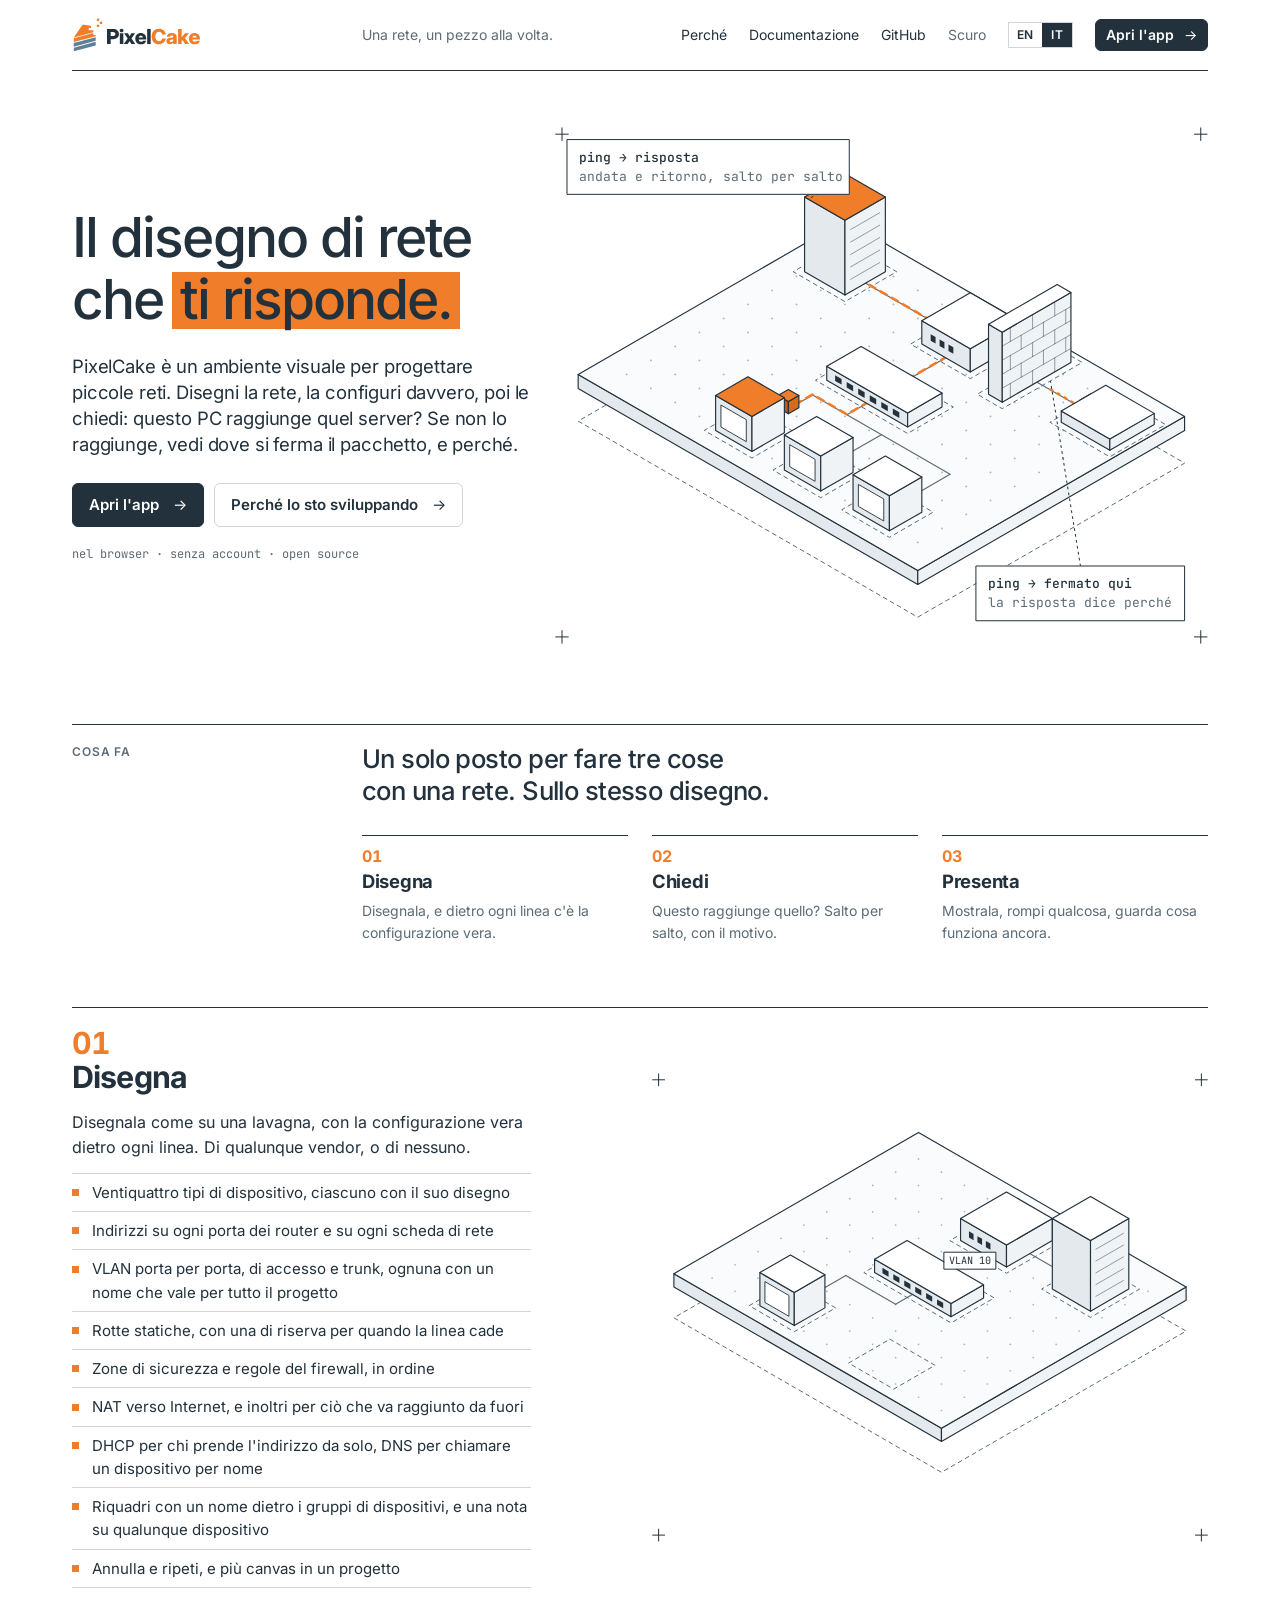
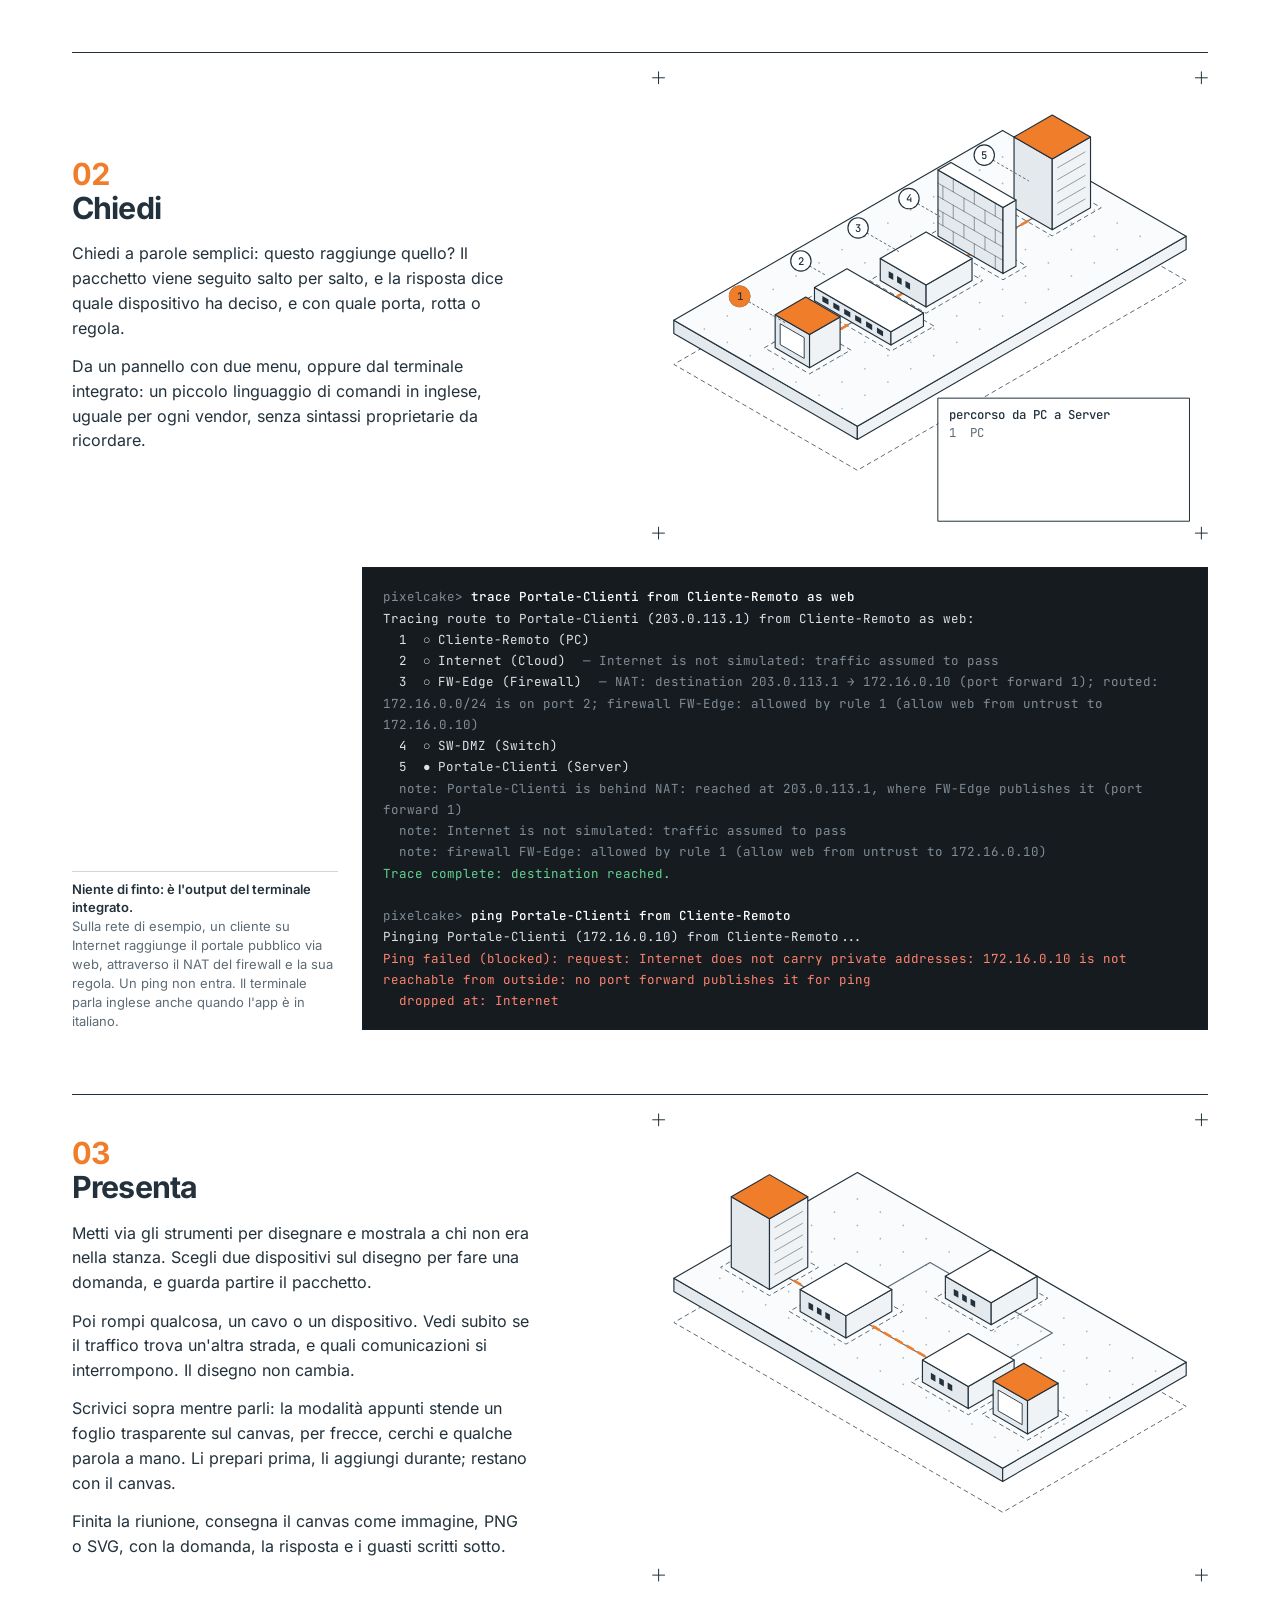
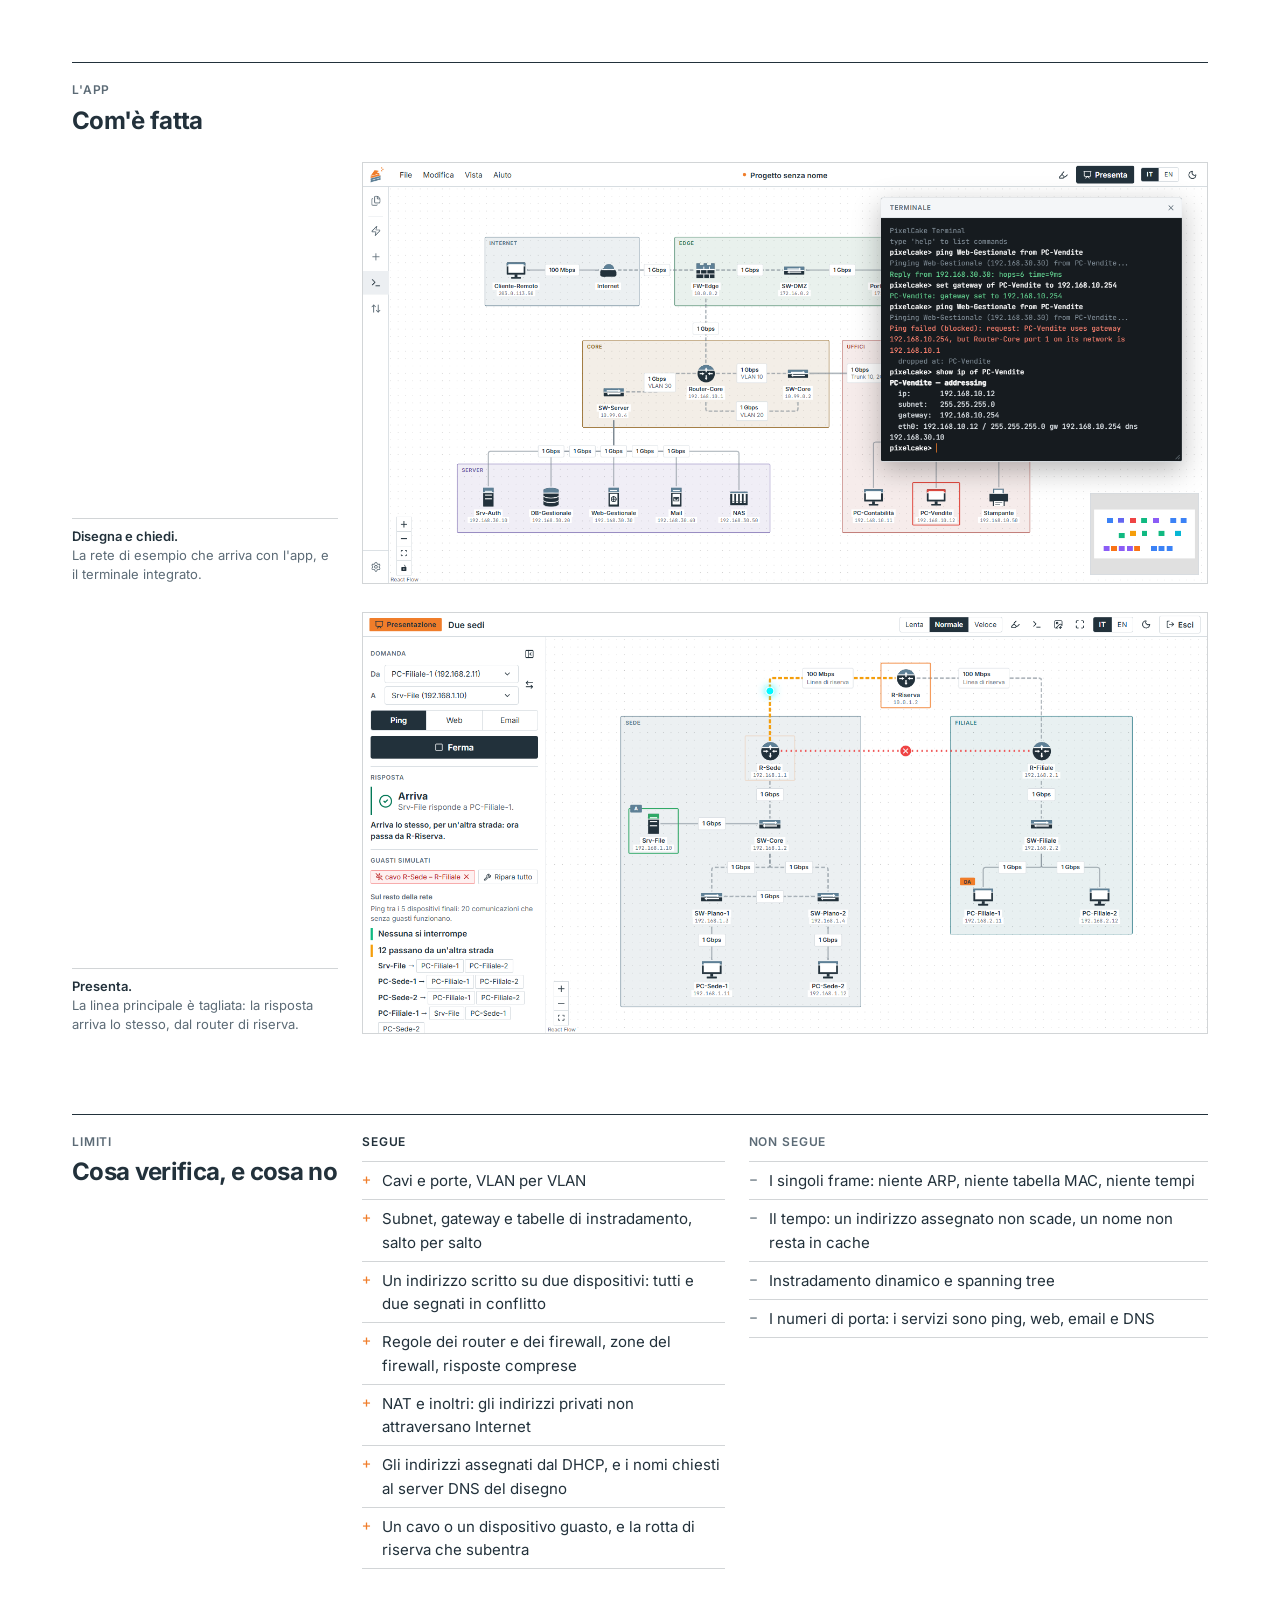
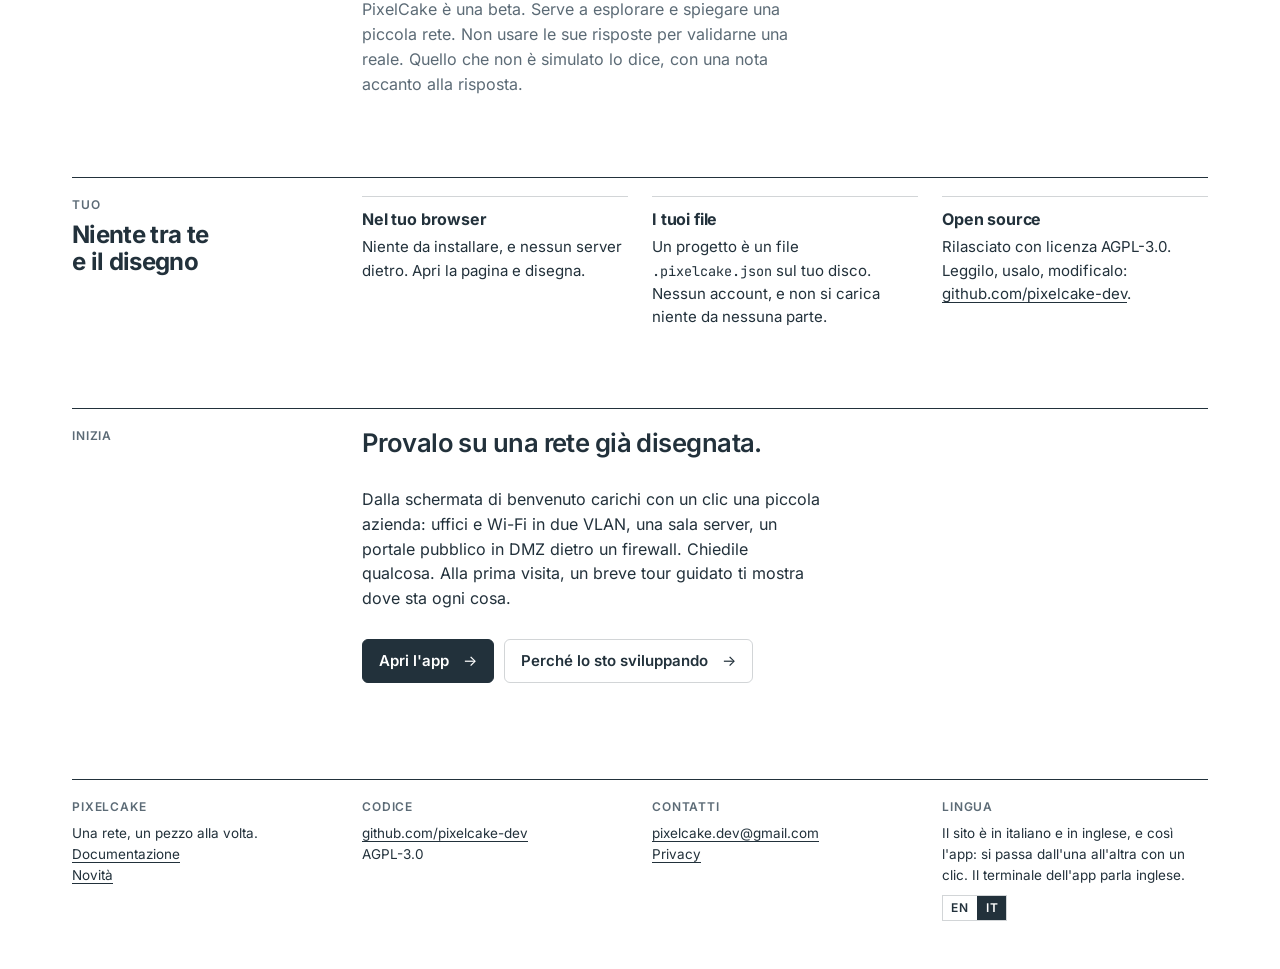
<file: it/index.html>
<!DOCTYPE html>
<html lang="it">

<head>
    <meta charset="UTF-8">
    <meta name="viewport" content="width=device-width, initial-scale=1.0">
    <title>PixelCake - Una rete, un pezzo alla volta.</title>
    <meta name="description"
        content="Un ambiente visuale per progettare reti, nel browser. Disegni una rete, la configuri, poi le chiedi: questo PC raggiunge quel server? Gratuito e open source.">

    <!-- The same page in the other language -->
    <link rel="canonical" href="https://pixelcake.dev/it/">
    <link rel="alternate" hreflang="en" href="https://pixelcake.dev/">
    <link rel="alternate" hreflang="it" href="https://pixelcake.dev/it/">
    <link rel="alternate" hreflang="x-default" href="https://pixelcake.dev/">

    <!-- Favicon -->
    <link rel="icon" href="../assets/favicon.ico" sizes="48x48">
    <link rel="icon" href="../assets/favicon.svg" type="image/svg+xml">
    <link rel="apple-touch-icon" href="../assets/pixelcake-256.png">

    <!-- How a link to this page looks when it is shared (tools/share-card.py makes the picture) -->
    <meta property="og:type" content="website">
    <meta property="og:site_name" content="PixelCake">
    <meta property="og:locale" content="it_IT">
    <meta property="og:locale:alternate" content="en_GB">
    <meta property="og:url" content="https://pixelcake.dev/it/">
    <meta property="og:title" content="PixelCake - Il disegno di rete che ti risponde.">
    <meta property="og:description"
        content="Disegni una rete, la configuri, poi le chiedi: questo PC raggiunge quel server? Funziona nel browser. Gratuito e open source.">
    <meta property="og:image" content="https://pixelcake.dev/assets/share-it.png">
    <meta property="og:image:width" content="1200">
    <meta property="og:image:height" content="630">
    <meta property="og:image:type" content="image/png">
    <meta property="og:image:alt" content="PixelCake: il disegno di rete che ti risponde. Una piccola rete disegnata in prospettiva: un ping va e torna, un altro si ferma al firewall.">
    <meta name="twitter:card" content="summary_large_image">
    <meta name="twitter:title" content="PixelCake - Il disegno di rete che ti risponde.">
    <meta name="twitter:description"
        content="Disegni una rete, la configuri, poi le chiedi: questo PC raggiunge quel server? Funziona nel browser. Gratuito e open source.">
    <meta name="twitter:image" content="https://pixelcake.dev/assets/share-it.png">
    <meta name="twitter:image:alt" content="PixelCake: il disegno di rete che ti risponde. Una piccola rete disegnata in prospettiva: un ping va e torna, un altro si ferma al firewall.">

    <link rel="preload" href="../assets/fonts/inter-latin-wght-normal.woff2" as="font" type="font/woff2" crossorigin>
    <link rel="stylesheet" href="../assets/site.css">
    <script src="../assets/site.js"></script>
</head>

<body>
    <div class="page">

        <header class="masthead grid">
            <a class="brand" href="./index.html" aria-label="PixelCake, pagina iniziale">
                <img class="only-light" src="../assets/pixelcake-orizzontale-colore.svg" alt="PixelCake" width="132" height="38">
                <img class="only-dark" src="../assets/pixelcake-orizzontale-negativo.svg" alt="PixelCake" width="132" height="38">
            </a>
            <span class="motto">Una rete, un pezzo alla volta.</span>
            <nav class="nav" aria-label="Principale">
                <a href="./why.html">Perché</a>
                <a href="https://app.pixelcake.dev/docs/it/">Documentazione</a>
                <a href="https://github.com/pixelcake-dev" target="_blank" rel="noopener">GitHub</a>
                <button class="theme-toggle" type="button">Scuro</button>
                <div class="lang" role="group" aria-label="Lingua">
                    <a href="../index.html" hreflang="en" lang="en" title="English" aria-label="English">EN</a>
                    <span lang="it" title="Italiano" aria-current="true">IT</span>
                </div>
                <a class="button" href="https://app.pixelcake.dev/">Apri l'app</a>
            </nav>
        </header>

        <main>
            <div class="hero grid">
                <div class="hero-text">
                    <h1>Il disegno di rete che <em>ti risponde.</em></h1>
                    <p class="lead">
                        PixelCake è un ambiente visuale per progettare piccole reti. Disegni la rete,
                        la configuri davvero, poi le chiedi: questo PC raggiunge quel server?
                        Se non lo raggiunge, vedi dove si ferma il pacchetto, e perché.
                    </p>
                    <div class="actions">
                        <a class="button" href="https://app.pixelcake.dev/">Apri l'app</a>
                        <a class="button quiet" href="./why.html">Perché lo sto sviluppando</a>
                    </div>
                    <p class="strap">nel browser &middot; senza account &middot; open source</p>
                </div>
                <div class="hero-drawing">
                    <!-- drawing:hero -->
                    <svg class="iso" viewBox="-323 -104 727 576" data-still="4.2" role="img" aria-label="Una piccola rete disegnata in prospettiva: un server, un router, un firewall e Internet in fila, uno switch e tre PC davanti. Un pacchetto va da un PC al server e torna indietro lungo una linea segnata in arancione; un secondo pacchetto, da Internet, si ferma al firewall.">
                    <polygon class="iso-foot" points="0.0,52.0 378.3,270.4 81.1,442.0 -297.2,223.6"/>
                    <polygon class="iso-left" points="-297.2,187.2 81.1,405.6 81.1,390.0 -297.2,171.6"/>
                    <polygon class="iso-right" points="378.3,234.0 81.1,405.6 81.1,390.0 378.3,218.4"/>
                    <polygon class="iso-board" points="0.0,0.0 378.3,218.4 81.1,390.0 -297.2,171.6"/>
                    <g class="iso-dots"><circle cx="0.0" cy="31.2" r="1"/><circle cx="-27.0" cy="46.8" r="1"/><circle cx="-54.0" cy="62.4" r="1"/><circle cx="-81.1" cy="78.0" r="1"/><circle cx="-108.1" cy="93.6" r="1"/><circle cx="-135.1" cy="109.2" r="1"/><circle cx="-162.1" cy="124.8" r="1"/><circle cx="-189.1" cy="140.4" r="1"/><circle cx="-216.2" cy="156.0" r="1"/><circle cx="-243.2" cy="171.6" r="1"/><circle cx="27.0" cy="46.8" r="1"/><circle cx="0.0" cy="62.4" r="1"/><circle cx="-27.0" cy="78.0" r="1"/><circle cx="-54.0" cy="93.6" r="1"/><circle cx="-81.1" cy="109.2" r="1"/><circle cx="-108.1" cy="124.8" r="1"/><circle cx="-135.1" cy="140.4" r="1"/><circle cx="-162.1" cy="156.0" r="1"/><circle cx="-189.1" cy="171.6" r="1"/><circle cx="-216.2" cy="187.2" r="1"/><circle cx="54.0" cy="62.4" r="1"/><circle cx="27.0" cy="78.0" r="1"/><circle cx="0.0" cy="93.6" r="1"/><circle cx="-27.0" cy="109.2" r="1"/><circle cx="-54.0" cy="124.8" r="1"/><circle cx="-81.1" cy="140.4" r="1"/><circle cx="-108.1" cy="156.0" r="1"/><circle cx="-135.1" cy="171.6" r="1"/><circle cx="-162.1" cy="187.2" r="1"/><circle cx="-189.1" cy="202.8" r="1"/><circle cx="81.1" cy="78.0" r="1"/><circle cx="54.0" cy="93.6" r="1"/><circle cx="27.0" cy="109.2" r="1"/><circle cx="0.0" cy="124.8" r="1"/><circle cx="-27.0" cy="140.4" r="1"/><circle cx="-54.0" cy="156.0" r="1"/><circle cx="-81.1" cy="171.6" r="1"/><circle cx="-108.1" cy="187.2" r="1"/><circle cx="-135.1" cy="202.8" r="1"/><circle cx="-162.1" cy="218.4" r="1"/><circle cx="108.1" cy="93.6" r="1"/><circle cx="81.1" cy="109.2" r="1"/><circle cx="54.0" cy="124.8" r="1"/><circle cx="27.0" cy="140.4" r="1"/><circle cx="0.0" cy="156.0" r="1"/><circle cx="-27.0" cy="171.6" r="1"/><circle cx="-54.0" cy="187.2" r="1"/><circle cx="-81.1" cy="202.8" r="1"/><circle cx="-108.1" cy="218.4" r="1"/><circle cx="-135.1" cy="234.0" r="1"/><circle cx="135.1" cy="109.2" r="1"/><circle cx="108.1" cy="124.8" r="1"/><circle cx="81.1" cy="140.4" r="1"/><circle cx="54.0" cy="156.0" r="1"/><circle cx="27.0" cy="171.6" r="1"/><circle cx="0.0" cy="187.2" r="1"/><circle cx="-27.0" cy="202.8" r="1"/><circle cx="-54.0" cy="218.4" r="1"/><circle cx="-81.1" cy="234.0" r="1"/><circle cx="-108.1" cy="249.6" r="1"/><circle cx="162.1" cy="124.8" r="1"/><circle cx="135.1" cy="140.4" r="1"/><circle cx="108.1" cy="156.0" r="1"/><circle cx="81.1" cy="171.6" r="1"/><circle cx="54.0" cy="187.2" r="1"/><circle cx="27.0" cy="202.8" r="1"/><circle cx="0.0" cy="218.4" r="1"/><circle cx="-27.0" cy="234.0" r="1"/><circle cx="-54.0" cy="249.6" r="1"/><circle cx="-81.1" cy="265.2" r="1"/><circle cx="189.1" cy="140.4" r="1"/><circle cx="162.1" cy="156.0" r="1"/><circle cx="135.1" cy="171.6" r="1"/><circle cx="108.1" cy="187.2" r="1"/><circle cx="81.1" cy="202.8" r="1"/><circle cx="54.0" cy="218.4" r="1"/><circle cx="27.0" cy="234.0" r="1"/><circle cx="0.0" cy="249.6" r="1"/><circle cx="-27.0" cy="265.2" r="1"/><circle cx="-54.0" cy="280.8" r="1"/><circle cx="216.2" cy="156.0" r="1"/><circle cx="189.1" cy="171.6" r="1"/><circle cx="162.1" cy="187.2" r="1"/><circle cx="135.1" cy="202.8" r="1"/><circle cx="108.1" cy="218.4" r="1"/><circle cx="81.1" cy="234.0" r="1"/><circle cx="54.0" cy="249.6" r="1"/><circle cx="27.0" cy="265.2" r="1"/><circle cx="0.0" cy="280.8" r="1"/><circle cx="-27.0" cy="296.4" r="1"/><circle cx="243.2" cy="171.6" r="1"/><circle cx="216.2" cy="187.2" r="1"/><circle cx="189.1" cy="202.8" r="1"/><circle cx="162.1" cy="218.4" r="1"/><circle cx="135.1" cy="234.0" r="1"/><circle cx="108.1" cy="249.6" r="1"/><circle cx="81.1" cy="265.2" r="1"/><circle cx="54.0" cy="280.8" r="1"/><circle cx="27.0" cy="296.4" r="1"/><circle cx="0.0" cy="312.0" r="1"/><circle cx="270.2" cy="187.2" r="1"/><circle cx="243.2" cy="202.8" r="1"/><circle cx="216.2" cy="218.4" r="1"/><circle cx="189.1" cy="234.0" r="1"/><circle cx="162.1" cy="249.6" r="1"/><circle cx="135.1" cy="265.2" r="1"/><circle cx="108.1" cy="280.8" r="1"/><circle cx="81.1" cy="296.4" r="1"/><circle cx="54.0" cy="312.0" r="1"/><circle cx="27.0" cy="327.6" r="1"/><circle cx="297.2" cy="202.8" r="1"/><circle cx="270.2" cy="218.4" r="1"/><circle cx="243.2" cy="234.0" r="1"/><circle cx="216.2" cy="249.6" r="1"/><circle cx="189.1" cy="265.2" r="1"/><circle cx="162.1" cy="280.8" r="1"/><circle cx="135.1" cy="296.4" r="1"/><circle cx="108.1" cy="312.0" r="1"/><circle cx="81.1" cy="327.6" r="1"/><circle cx="54.0" cy="343.2" r="1"/><circle cx="324.2" cy="218.4" r="1"/><circle cx="297.2" cy="234.0" r="1"/><circle cx="270.2" cy="249.6" r="1"/><circle cx="243.2" cy="265.2" r="1"/><circle cx="216.2" cy="280.8" r="1"/><circle cx="189.1" cy="296.4" r="1"/><circle cx="162.1" cy="312.0" r="1"/><circle cx="135.1" cy="327.6" r="1"/><circle cx="108.1" cy="343.2" r="1"/><circle cx="81.1" cy="358.8" r="1"/></g>
                    <polyline class="iso-cable" points="292.7,225.7 205.8,175.5 139.6,137.3"/>
                    <polyline class="iso-cable" points="139.6,137.3 43.9,192.5"/>
                    <polyline class="iso-cable" points="139.6,137.3 0.0,56.7"/>
                    <polyline class="iso-cable" points="-36.0,194.5 117.1,282.9"/>
                    <polyline class="iso-cable" points="43.9,192.5 2.3,216.6"/>
                    <polyline class="iso-cable" points="-36.0,194.5 -105.8,234.8"/>
                    <polyline class="iso-cable" points="40.5,238.7 -29.3,279.0"/>
                    <polyline class="iso-cable" points="117.1,282.9 47.3,323.2"/>
                    <polygon class="iso-foot" points="290.5,189.0 357.1,227.5 295.0,263.4 228.3,224.9"/>
                    <polygon class="iso-foot" points="236.4,142.2 264.3,158.3 175.2,209.8 147.3,193.7"/>
                    <polygon class="iso-foot" points="139.6,99.3 206.3,137.8 139.6,176.3 73.0,137.8"/>
                    <polygon class="iso-foot" points="18.0,148.7 120.7,208.0 69.8,237.4 -32.9,178.1"/>
                    <polygon class="iso-foot" points="0.0,23.9 57.6,57.2 0.0,90.5 -57.6,57.2"/>
                    <polygon class="iso-foot" points="-108.1,205.9 -54.9,236.6 -103.6,264.7 -156.7,234.0"/>
                    <polygon class="iso-foot" points="-31.5,250.1 21.6,280.8 -27.0,308.9 -80.2,278.2"/>
                    <polygon class="iso-foot" points="45.0,294.3 98.2,325.0 49.5,353.1 -3.6,322.4"/>
                    <polyline class="iso-way stopped" points="292.7,225.2 227.0,187.2"/>
                    <polyline class="iso-way" points="-105.8,234.3 -36.0,194.0 2.3,216.1 43.9,192.0 139.6,136.8 0.0,56.2"/>
                    <g class="iso-px"><animateMotion dur="10s" repeatCount="indefinite" calcMode="linear" keyTimes="0;0.36;0.48;0.84;1" keyPoints="0;1;1;0;0" path="M-105.8 234.3 L-36.0 194.0 L2.3 216.1 L43.9 192.0 L139.6 136.8 L0.0 56.2"/><polygon class="iso-left" points="-11.7,-1.0 0.0,5.7 0.0,-7.8 -11.7,-14.6"/><polygon class="iso-right" points="11.7,-1.0 0.0,5.7 0.0,-7.8 11.7,-14.6"/><polygon class="iso-top" points="0.0,-21.3 11.7,-14.6 0.0,-7.8 -11.7,-14.6"/></g>
                    <g class="iso-px"><animateMotion dur="10s" repeatCount="indefinite" calcMode="linear" keyTimes="0;0.14;1" keyPoints="0;1;1" path="M292.7 225.2 L227.0 187.2"/><animate attributeName="opacity" dur="10s" repeatCount="indefinite" keyTimes="0;0.66;0.72;1" values="1;1;0;0"/><polygon class="iso-left" points="-11.7,-1.0 0.0,5.7 0.0,-7.8 -11.7,-14.6"/><polygon class="iso-right" points="11.7,-1.0 0.0,5.7 0.0,-7.8 11.7,-14.6"/><polygon class="iso-top" points="0.0,-21.3 11.7,-14.6 0.0,-7.8 -11.7,-14.6"/></g>
                    <polygon class="iso-left" points="-45.0,57.2 0.0,83.2 0.0,-0.0 -45.0,-26.0"/><polygon class="iso-right" points="45.0,57.2 0.0,83.2 0.0,-0.0 45.0,-26.0"/><polygon class="iso-top end" points="0.0,-52.0 45.0,-26.0 0.0,-0.0 -45.0,-26.0"/><polyline class="iso-detail" points="38.7,47.0 6.3,65.7"/><polyline class="iso-detail" points="38.7,33.1 6.3,51.8"/><polyline class="iso-detail" points="38.7,19.2 6.3,38.0"/><polyline class="iso-detail" points="38.7,5.4 6.3,24.1"/><polyline class="iso-detail" points="38.7,-8.5 6.3,10.2"/>
                    <polygon class="iso-left" points="85.6,137.8 139.6,169.0 139.6,143.0 85.6,111.8"/><polygon class="iso-right" points="193.6,137.8 139.6,169.0 139.6,143.0 193.6,111.8"/><polygon class="iso-top" points="139.6,80.6 193.6,111.8 139.6,143.0 85.6,111.8"/><polygon class="iso-port" points="95.5,134.2 100.9,137.3 100.9,130.0 95.5,126.9"/><polygon class="iso-port" points="105.4,139.9 110.8,143.0 110.8,135.7 105.4,132.6"/><polygon class="iso-port" points="115.3,145.6 120.7,148.7 120.7,141.4 115.3,138.3"/>
                    <polygon class="iso-left" points="159.9,193.7 175.2,202.5 175.2,124.5 159.9,115.7"/><polygon class="iso-right" points="251.7,158.3 175.2,202.5 175.2,124.5 251.7,80.3"/><polygon class="iso-top" points="236.4,71.5 251.7,80.3 175.2,124.5 159.9,115.7"/><polyline class="iso-detail" points="251.7,142.7 175.2,186.9"/><polyline class="iso-detail" points="251.7,127.1 175.2,171.3"/><polyline class="iso-detail" points="251.7,111.5 175.2,155.7"/><polyline class="iso-detail" points="251.7,95.9 175.2,140.1"/><polyline class="iso-detail" points="233.7,168.7 233.7,153.1"/><polyline class="iso-detail" points="209.0,183.0 209.0,167.4"/><polyline class="iso-detail" points="184.2,197.3 184.2,181.7"/><polyline class="iso-detail" points="245.9,146.1 245.9,130.5"/><polyline class="iso-detail" points="221.1,160.4 221.1,144.8"/><polyline class="iso-detail" points="196.3,174.7 196.3,159.1"/><polyline class="iso-detail" points="233.7,137.5 233.7,121.9"/><polyline class="iso-detail" points="209.0,151.8 209.0,136.2"/><polyline class="iso-detail" points="184.2,166.1 184.2,150.5"/><polyline class="iso-detail" points="245.9,114.9 245.9,99.3"/><polyline class="iso-detail" points="221.1,129.2 221.1,113.6"/><polyline class="iso-detail" points="196.3,143.5 196.3,127.9"/><polyline class="iso-detail" points="233.7,106.3 233.7,90.7"/><polyline class="iso-detail" points="209.0,120.6 209.0,105.0"/><polyline class="iso-detail" points="184.2,134.9 184.2,119.3"/>
                    <polygon class="iso-left" points="-20.3,178.1 69.8,230.1 69.8,214.5 -20.3,162.5"/><polygon class="iso-right" points="108.1,208.0 69.8,230.1 69.8,214.5 108.1,192.4"/><polygon class="iso-top" points="18.0,140.4 108.1,192.4 69.8,214.5 -20.3,162.5"/><polygon class="iso-port" points="-11.0,178.8 -3.8,182.9 -3.8,176.7 -11.0,172.5"/><polygon class="iso-port" points="1.9,186.2 9.1,190.4 9.1,184.1 1.9,180.0"/><polygon class="iso-port" points="14.7,193.6 21.9,197.8 21.9,191.5 14.7,187.4"/><polygon class="iso-port" points="27.6,201.1 34.8,205.2 34.8,199.0 27.6,194.8"/><polygon class="iso-port" points="40.5,208.5 47.7,212.6 47.7,206.4 40.5,202.2"/><polygon class="iso-port" points="53.3,215.9 60.5,220.1 60.5,213.8 53.3,209.7"/>
                    <polygon class="iso-left" points="240.9,224.9 295.0,256.1 295.0,243.6 240.9,212.4"/><polygon class="iso-right" points="344.5,227.5 295.0,256.1 295.0,243.6 344.5,215.0"/><polygon class="iso-top" points="290.5,183.8 344.5,215.0 295.0,243.6 240.9,212.4"/>
                    <polygon class="iso-left" points="-144.1,234.0 -103.6,257.4 -103.6,218.4 -144.1,195.0"/><polygon class="iso-right" points="-67.5,236.6 -103.6,257.4 -103.6,218.4 -67.5,197.6"/><polygon class="iso-top end" points="-108.1,174.2 -67.5,197.6 -103.6,218.4 -144.1,195.0"/><polygon class="iso-screen" points="-137.8,230.4 -109.9,246.5 -109.9,222.0 -137.8,205.9"/>
                    <polygon class="iso-left" points="-67.5,278.2 -27.0,301.6 -27.0,262.6 -67.5,239.2"/><polygon class="iso-right" points="9.0,280.8 -27.0,301.6 -27.0,262.6 9.0,241.8"/><polygon class="iso-top" points="-31.5,218.4 9.0,241.8 -27.0,262.6 -67.5,239.2"/><polygon class="iso-screen" points="-61.2,274.6 -33.3,290.7 -33.3,266.2 -61.2,250.1"/>
                    <polygon class="iso-left" points="9.0,322.4 49.5,345.8 49.5,306.8 9.0,283.4"/><polygon class="iso-right" points="85.6,325.0 49.5,345.8 49.5,306.8 85.6,286.0"/><polygon class="iso-top" points="45.0,262.6 85.6,286.0 49.5,306.8 9.0,283.4"/><polygon class="iso-screen" points="15.3,318.8 43.2,334.9 43.2,310.4 15.3,294.3"/>
                    <polygon class="iso-flash" points="0.0,-52.0 45.0,-26.0 0.0,-0.0 -45.0,-26.0"><animate attributeName="opacity" dur="10s" repeatCount="indefinite" keyTimes="0;0.36;0.375;0.43;1" values="0;0;0.75;0;0"/></polygon>
                    <polygon class="iso-flash" points="-108.1,174.2 -67.5,197.6 -103.6,218.4 -144.1,195.0"><animate attributeName="opacity" dur="10s" repeatCount="indefinite" keyTimes="0;0.84;0.855;0.91;1" values="0;0;0.75;0;0"/></polygon>
                    <path class="iso-cross" d="M222.0 142.7 L232.0 152.7 M232.0 142.7 L222.0 152.7"><animate attributeName="opacity" dur="10s" repeatCount="indefinite" keyTimes="0;0.14;0.16;0.66;0.72;1" values="0;0;1;1;0;0"/></path>
                    <g><path class="iso-leader" d="M4.8 -50.0 L-40.0 -24.0"/><rect class="iso-note" x="-309.2" y="-90.0" width="314" height="61"/><text class="iso-note-text strong" x="-296.2" y="-65.0" xml:space="preserve">ping &#8594; risposta</text><text class="iso-note-text" x="-296.2" y="-44.0" xml:space="preserve">andata e ritorno, salto per salto</text></g>
                    <g><path class="iso-leader" d="M262.3 385.0 L229.0 179.4"/><rect class="iso-note" x="146.3" y="385.0" width="232" height="61"/><text class="iso-note-text strong" x="159.3" y="410.0" xml:space="preserve">ping &#8594; fermato qui</text><text class="iso-note-text" x="159.3" y="431.0" xml:space="preserve">la risposta dice perché</text></g>
                    <path class="iso-mark" d="M-322.2 -96.0 H-308.2 M-315.2 -103.0 V-89.0"/>
                    <path class="iso-mark" d="M-322.2 464.0 H-308.2 M-315.2 457.0 V471.0"/>
                    <path class="iso-mark" d="M389.3 -96.0 H403.3 M396.3 -103.0 V-89.0"/>
                    <path class="iso-mark" d="M389.3 464.0 H403.3 M396.3 457.0 V471.0"/>
                    </svg>
                    <!-- /drawing:hero -->
                </div>
            </div>

            <section class="block grid" aria-labelledby="what-title">
                <div class="c-margin"><span class="label">Cosa fa</span></div>
                <p class="statement" id="what-title">
                    Un solo posto per fare tre cose con una rete. Sullo stesso disegno.
                </p>
                <ol class="index">
                    <li>
                        <a href="#design">
                            <span class="numeral" aria-hidden="true">01</span>
                            <b>Disegna</b>
                            <span class="what">Disegnala, e dietro ogni linea c'è la configurazione vera.</span>
                        </a>
                    </li>
                    <li>
                        <a href="#ask">
                            <span class="numeral" aria-hidden="true">02</span>
                            <b>Chiedi</b>
                            <span class="what">Questo raggiunge quello? Salto per salto, con il motivo.</span>
                        </a>
                    </li>
                    <li>
                        <a href="#present">
                            <span class="numeral" aria-hidden="true">03</span>
                            <b>Presenta</b>
                            <span class="what">Mostrala, rompi qualcosa, guarda cosa funziona ancora.</span>
                        </a>
                    </li>
                </ol>
            </section>

            <section class="block tight grid verb" id="design" aria-labelledby="design-title">
                <div class="verb-text">
                    <span class="numeral" aria-hidden="true">01</span>
                    <h2 id="design-title">Disegna</h2>
                    <p>
                        Disegnala come su una lavagna, con la configurazione vera dietro ogni linea.
                        Di qualunque vendor, o di nessuno.
                    </p>
                    <ul class="pixels">
                        <li>Ventiquattro tipi di dispositivo, ciascuno con il suo disegno</li>
                        <li>Indirizzi su ogni porta dei router e su ogni scheda di rete</li>
                        <li>VLAN porta per porta, di accesso e trunk, ognuna con un nome che vale per tutto il progetto</li>
                        <li>Rotte statiche, con una di riserva per quando la linea cade</li>
                        <li>Zone di sicurezza e regole del firewall, in ordine</li>
                        <li>NAT verso Internet, e inoltri per ciò che va raggiunto da fuori</li>
                        <li>DHCP per chi prende l'indirizzo da solo, DNS per chiamare un dispositivo per nome</li>
                        <li>Riquadri con un nome dietro i gruppi di dispositivi, e una nota su qualunque dispositivo</li>
                        <li>Annulla e ripeti, e più canvas in un progetto</li>
                    </ul>
                </div>
                <div class="verb-drawing">
                    <!-- drawing:design -->
                    <svg class="iso" viewBox="-314 -70 655 552" data-still="7.4" role="img" aria-label="Una rete mentre viene disegnata: sul canvas ci sono un router, un server, uno switch e un PC. Arriva un secondo PC, si disegna il suo cavo verso lo switch, e accanto compaiono il suo indirizzo, il gateway e la VLAN.">
                    <polygon class="iso-foot" points="0.0,52.0 315.2,234.0 27.0,400.4 -288.2,218.4"/>
                    <polygon class="iso-left" points="-288.2,182.0 27.0,364.0 27.0,348.4 -288.2,166.4"/>
                    <polygon class="iso-right" points="315.2,197.6 27.0,364.0 27.0,348.4 315.2,182.0"/>
                    <polygon class="iso-board" points="0.0,0.0 315.2,182.0 27.0,348.4 -288.2,166.4"/>
                    <g class="iso-dots"><circle cx="0.0" cy="31.2" r="1"/><circle cx="-27.0" cy="46.8" r="1"/><circle cx="-54.0" cy="62.4" r="1"/><circle cx="-81.1" cy="78.0" r="1"/><circle cx="-108.1" cy="93.6" r="1"/><circle cx="-135.1" cy="109.2" r="1"/><circle cx="-162.1" cy="124.8" r="1"/><circle cx="-189.1" cy="140.4" r="1"/><circle cx="-216.2" cy="156.0" r="1"/><circle cx="-243.2" cy="171.6" r="1"/><circle cx="27.0" cy="46.8" r="1"/><circle cx="0.0" cy="62.4" r="1"/><circle cx="-27.0" cy="78.0" r="1"/><circle cx="-54.0" cy="93.6" r="1"/><circle cx="-81.1" cy="109.2" r="1"/><circle cx="-108.1" cy="124.8" r="1"/><circle cx="-135.1" cy="140.4" r="1"/><circle cx="-162.1" cy="156.0" r="1"/><circle cx="-189.1" cy="171.6" r="1"/><circle cx="-216.2" cy="187.2" r="1"/><circle cx="54.0" cy="62.4" r="1"/><circle cx="27.0" cy="78.0" r="1"/><circle cx="0.0" cy="93.6" r="1"/><circle cx="-27.0" cy="109.2" r="1"/><circle cx="-54.0" cy="124.8" r="1"/><circle cx="-81.1" cy="140.4" r="1"/><circle cx="-108.1" cy="156.0" r="1"/><circle cx="-135.1" cy="171.6" r="1"/><circle cx="-162.1" cy="187.2" r="1"/><circle cx="-189.1" cy="202.8" r="1"/><circle cx="81.1" cy="78.0" r="1"/><circle cx="54.0" cy="93.6" r="1"/><circle cx="27.0" cy="109.2" r="1"/><circle cx="0.0" cy="124.8" r="1"/><circle cx="-27.0" cy="140.4" r="1"/><circle cx="-54.0" cy="156.0" r="1"/><circle cx="-81.1" cy="171.6" r="1"/><circle cx="-108.1" cy="187.2" r="1"/><circle cx="-135.1" cy="202.8" r="1"/><circle cx="-162.1" cy="218.4" r="1"/><circle cx="108.1" cy="93.6" r="1"/><circle cx="81.1" cy="109.2" r="1"/><circle cx="54.0" cy="124.8" r="1"/><circle cx="27.0" cy="140.4" r="1"/><circle cx="0.0" cy="156.0" r="1"/><circle cx="-27.0" cy="171.6" r="1"/><circle cx="-54.0" cy="187.2" r="1"/><circle cx="-81.1" cy="202.8" r="1"/><circle cx="-108.1" cy="218.4" r="1"/><circle cx="-135.1" cy="234.0" r="1"/><circle cx="135.1" cy="109.2" r="1"/><circle cx="108.1" cy="124.8" r="1"/><circle cx="81.1" cy="140.4" r="1"/><circle cx="54.0" cy="156.0" r="1"/><circle cx="27.0" cy="171.6" r="1"/><circle cx="0.0" cy="187.2" r="1"/><circle cx="-27.0" cy="202.8" r="1"/><circle cx="-54.0" cy="218.4" r="1"/><circle cx="-81.1" cy="234.0" r="1"/><circle cx="-108.1" cy="249.6" r="1"/><circle cx="162.1" cy="124.8" r="1"/><circle cx="135.1" cy="140.4" r="1"/><circle cx="108.1" cy="156.0" r="1"/><circle cx="81.1" cy="171.6" r="1"/><circle cx="54.0" cy="187.2" r="1"/><circle cx="27.0" cy="202.8" r="1"/><circle cx="0.0" cy="218.4" r="1"/><circle cx="-27.0" cy="234.0" r="1"/><circle cx="-54.0" cy="249.6" r="1"/><circle cx="-81.1" cy="265.2" r="1"/><circle cx="189.1" cy="140.4" r="1"/><circle cx="162.1" cy="156.0" r="1"/><circle cx="135.1" cy="171.6" r="1"/><circle cx="108.1" cy="187.2" r="1"/><circle cx="81.1" cy="202.8" r="1"/><circle cx="54.0" cy="218.4" r="1"/><circle cx="27.0" cy="234.0" r="1"/><circle cx="0.0" cy="249.6" r="1"/><circle cx="-27.0" cy="265.2" r="1"/><circle cx="-54.0" cy="280.8" r="1"/><circle cx="216.2" cy="156.0" r="1"/><circle cx="189.1" cy="171.6" r="1"/><circle cx="162.1" cy="187.2" r="1"/><circle cx="135.1" cy="202.8" r="1"/><circle cx="108.1" cy="218.4" r="1"/><circle cx="81.1" cy="234.0" r="1"/><circle cx="54.0" cy="249.6" r="1"/><circle cx="27.0" cy="265.2" r="1"/><circle cx="0.0" cy="280.8" r="1"/><circle cx="-27.0" cy="296.4" r="1"/><circle cx="243.2" cy="171.6" r="1"/><circle cx="216.2" cy="187.2" r="1"/><circle cx="189.1" cy="202.8" r="1"/><circle cx="162.1" cy="218.4" r="1"/><circle cx="135.1" cy="234.0" r="1"/><circle cx="108.1" cy="249.6" r="1"/><circle cx="81.1" cy="265.2" r="1"/><circle cx="54.0" cy="280.8" r="1"/><circle cx="27.0" cy="296.4" r="1"/><circle cx="0.0" cy="312.0" r="1"/><circle cx="270.2" cy="187.2" r="1"/><circle cx="243.2" cy="202.8" r="1"/><circle cx="216.2" cy="218.4" r="1"/><circle cx="189.1" cy="234.0" r="1"/><circle cx="162.1" cy="249.6" r="1"/><circle cx="135.1" cy="265.2" r="1"/><circle cx="108.1" cy="280.8" r="1"/><circle cx="81.1" cy="296.4" r="1"/><circle cx="54.0" cy="312.0" r="1"/><circle cx="27.0" cy="327.6" r="1"/></g>
                    <polyline class="iso-cable" points="103.6,126.9 12.4,179.5"/>
                    <polyline class="iso-cable" points="103.6,126.9 202.6,184.1"/>
                    <polyline class="iso-cable" points="12.4,179.5 -27.0,202.3"/>
                    <polyline class="iso-cable" points="-85.6,168.5 -27.0,202.3"/>
                    <polyline class="iso-cable" points="-85.6,168.5 -148.6,204.9"/>
                    <polyline class="iso-cable drawn" points="-27.0,202.3 31.5,236.1 -31.5,272.5" stroke-dasharray="140.4" stroke-dashoffset="140.4"><animate attributeName="stroke-dashoffset" dur="9s" repeatCount="indefinite" keyTimes="0;0.22;0.4;0.94;0.98;1" values="140.4;140.4;0;0;140.4;140.4"/></polyline>
                    <polygon class="iso-foot" points="103.6,88.9 170.2,127.4 103.6,165.9 36.9,127.4"/>
                    <polygon class="iso-foot" points="202.6,151.3 260.3,184.6 202.6,217.9 145.0,184.6"/>
                    <polygon class="iso-foot" points="-13.5,135.7 89.2,195.0 38.3,224.4 -64.4,165.1"/>
                    <polygon class="iso-foot" points="-150.9,176.0 -97.7,206.7 -146.4,234.8 -199.5,204.1"/>
                    <polygon class="iso-foot" points="-33.8,243.6 19.4,274.3 -29.3,302.4 -82.4,271.7"/>
                    <polygon class="iso-left" points="49.5,127.4 103.6,158.6 103.6,132.6 49.5,101.4"/><polygon class="iso-right" points="157.6,127.4 103.6,158.6 103.6,132.6 157.6,101.4"/><polygon class="iso-top" points="103.6,70.2 157.6,101.4 103.6,132.6 49.5,101.4"/><polygon class="iso-port" points="59.4,123.8 64.8,126.9 64.8,119.6 59.4,116.5"/><polygon class="iso-port" points="69.4,129.5 74.8,132.6 74.8,125.3 69.4,122.2"/><polygon class="iso-port" points="79.3,135.2 84.7,138.3 84.7,131.0 79.3,127.9"/>
                    <polygon class="iso-left" points="157.6,184.6 202.6,210.6 202.6,127.4 157.6,101.4"/><polygon class="iso-right" points="247.7,184.6 202.6,210.6 202.6,127.4 247.7,101.4"/><polygon class="iso-top" points="202.6,75.4 247.7,101.4 202.6,127.4 157.6,101.4"/><polyline class="iso-detail" points="241.4,174.4 209.0,193.1"/><polyline class="iso-detail" points="241.4,160.5 209.0,179.2"/><polyline class="iso-detail" points="241.4,146.6 209.0,165.4"/><polyline class="iso-detail" points="241.4,132.8 209.0,151.5"/><polyline class="iso-detail" points="241.4,118.9 209.0,137.6"/>
                    <polygon class="iso-left" points="-51.8,165.1 38.3,217.1 38.3,201.5 -51.8,149.5"/><polygon class="iso-right" points="76.6,195.0 38.3,217.1 38.3,201.5 76.6,179.4"/><polygon class="iso-top" points="-13.5,127.4 76.6,179.4 38.3,201.5 -51.8,149.5"/><polygon class="iso-port" points="-42.5,165.8 -35.3,169.9 -35.3,163.7 -42.5,159.5"/><polygon class="iso-port" points="-29.7,173.2 -22.5,177.4 -22.5,171.1 -29.7,167.0"/><polygon class="iso-port" points="-16.8,180.6 -9.6,184.8 -9.6,178.5 -16.8,174.4"/><polygon class="iso-port" points="-3.9,188.1 3.3,192.2 3.3,186.0 -3.9,181.8"/><polygon class="iso-port" points="8.9,195.5 16.1,199.6 16.1,193.4 8.9,189.2"/><polygon class="iso-port" points="21.8,202.9 29.0,207.1 29.0,200.8 21.8,196.7"/>
                    <polygon class="iso-left" points="-186.9,204.1 -146.4,227.5 -146.4,188.5 -186.9,165.1"/><polygon class="iso-right" points="-110.3,206.7 -146.4,227.5 -146.4,188.5 -110.3,167.7"/><polygon class="iso-top" points="-150.9,144.3 -110.3,167.7 -146.4,188.5 -186.9,165.1"/><polygon class="iso-screen" points="-180.6,200.5 -152.7,216.6 -152.7,192.1 -180.6,176.0"/>
                    <g opacity="0"><animate attributeName="opacity" dur="9s" repeatCount="indefinite" keyTimes="0;0.03;0.08;0.94;0.98;1" values="0;0;1;1;0;0"/><animateTransform attributeName="transform" type="translate" dur="9s" repeatCount="indefinite" keyTimes="0;0.04;0.2;1" values="0 -86;0 -86;0 0;0 0" calcMode="spline" keySplines="0 0 1 1;0.3 0 0.2 1;0 0 1 1"/><polygon class="iso-left" points="-69.8,271.7 -29.3,295.1 -29.3,256.1 -69.8,232.7"/><polygon class="iso-right" points="6.8,274.3 -29.3,295.1 -29.3,256.1 6.8,235.3"/><polygon class="iso-top end" points="-33.8,211.9 6.8,235.3 -29.3,256.1 -69.8,232.7"/><polygon class="iso-screen" points="-63.5,268.1 -35.6,284.2 -35.6,259.7 -63.5,243.6"/></g>
                    <g><rect class="iso-tag" x="30.3" y="141.1" width="60.8" height="20"/><text class="iso-tag-text" x="60.7" y="155.1" text-anchor="middle">VLAN 10</text></g>
                    <g opacity="0"><animate attributeName="opacity" dur="9s" repeatCount="indefinite" keyTimes="0;0.4;0.42;0.94;0.96;1" values="0;0;1;1;0;0"/><rect class="iso-tag" x="-29.0" y="202.1" width="53.4" height="20"/><text class="iso-tag-text" x="-2.3" y="216.1" text-anchor="middle">1 Gbps</text></g>
                    <g opacity="0"><animate attributeName="opacity" dur="9s" repeatCount="indefinite" keyTimes="0;0.42;0.44;0.94;0.96;1" values="0;0;1;1;0;0"/><g><path class="iso-leader" d="M-176.2 51.0 L-37.5 238.0"/><rect class="iso-note" x="-292.2" y="-52.0" width="232" height="103"/><text class="iso-note-text strong" x="-279.2" y="-27.0" xml:space="preserve">PC-2</text><text class="iso-note-text" x="-279.2" y="-6.0" xml:space="preserve" opacity="0"><animate attributeName="opacity" dur="9s" repeatCount="indefinite" keyTimes="0;0.48;0.5;0.94;0.98;1" values="0;0;1;1;0;0"/>indirizzo 192.168.10.12</text><text class="iso-note-text" x="-279.2" y="15.0" xml:space="preserve" opacity="0"><animate attributeName="opacity" dur="9s" repeatCount="indefinite" keyTimes="0;0.56;0.58;0.94;0.98;1" values="0;0;1;1;0;0"/>gateway   192.168.10.1</text><text class="iso-note-text" x="-279.2" y="36.0" xml:space="preserve" opacity="0"><animate attributeName="opacity" dur="9s" repeatCount="indefinite" keyTimes="0;0.64;0.66;0.94;0.98;1" values="0;0;1;1;0;0"/>VLAN      10</text></g></g>
                    <path class="iso-mark" d="M-313.2 -62.0 H-299.2 M-306.2 -69.0 V-55.0"/>
                    <path class="iso-mark" d="M-313.2 474.4 H-299.2 M-306.2 467.4 V481.4"/>
                    <path class="iso-mark" d="M326.2 -62.0 H340.2 M333.2 -69.0 V-55.0"/>
                    <path class="iso-mark" d="M326.2 474.4 H340.2 M333.2 467.4 V481.4"/>
                    </svg>
                    <!-- /drawing:design -->
                </div>
            </section>

            <section class="block tight grid verb" id="ask" aria-labelledby="ask-title">
                <div class="verb-text">
                    <span class="numeral" aria-hidden="true">02</span>
                    <h2 id="ask-title">Chiedi</h2>
                    <p>
                        Chiedi a parole semplici: questo raggiunge quello? Il pacchetto viene seguito salto per salto,
                        e la risposta dice quale dispositivo ha deciso, e con quale porta, rotta
                        o regola.
                    </p>
                    <p>
                        Da un pannello con due menu, oppure dal terminale integrato: un piccolo
                        linguaggio di comandi in inglese, uguale per ogni vendor, senza sintassi proprietarie da ricordare.
                    </p>
                </div>
                <div class="verb-drawing">
                    <!-- drawing:ask -->
                    <svg class="iso" viewBox="-413 -70 655 552" data-still="8.6" role="img" aria-label="Un pacchetto va da un PC a un server passando da uno switch, un router e un firewall. Ogni dispositivo che attraversa prende il suo numero, e una nota elenca i cinque salti con quello che ha fatto ciascun dispositivo.">
                    <polygon class="iso-foot" points="0.0,52.0 216.2,176.8 -171.1,400.4 -387.3,275.6"/>
                    <polygon class="iso-left" points="-387.3,239.2 -171.1,364.0 -171.1,348.4 -387.3,223.6"/>
                    <polygon class="iso-right" points="216.2,140.4 -171.1,364.0 -171.1,348.4 216.2,124.8"/>
                    <polygon class="iso-board" points="0.0,0.0 216.2,124.8 -171.1,348.4 -387.3,223.6"/>
                    <g class="iso-dots"><circle cx="0.0" cy="31.2" r="1"/><circle cx="-27.0" cy="46.8" r="1"/><circle cx="-54.0" cy="62.4" r="1"/><circle cx="-81.1" cy="78.0" r="1"/><circle cx="-108.1" cy="93.6" r="1"/><circle cx="-135.1" cy="109.2" r="1"/><circle cx="-162.1" cy="124.8" r="1"/><circle cx="-189.1" cy="140.4" r="1"/><circle cx="-216.2" cy="156.0" r="1"/><circle cx="-243.2" cy="171.6" r="1"/><circle cx="-270.2" cy="187.2" r="1"/><circle cx="-297.2" cy="202.8" r="1"/><circle cx="-324.2" cy="218.4" r="1"/><circle cx="-351.3" cy="234.0" r="1"/><circle cx="27.0" cy="46.8" r="1"/><circle cx="0.0" cy="62.4" r="1"/><circle cx="-27.0" cy="78.0" r="1"/><circle cx="-54.0" cy="93.6" r="1"/><circle cx="-81.1" cy="109.2" r="1"/><circle cx="-108.1" cy="124.8" r="1"/><circle cx="-135.1" cy="140.4" r="1"/><circle cx="-162.1" cy="156.0" r="1"/><circle cx="-189.1" cy="171.6" r="1"/><circle cx="-216.2" cy="187.2" r="1"/><circle cx="-243.2" cy="202.8" r="1"/><circle cx="-270.2" cy="218.4" r="1"/><circle cx="-297.2" cy="234.0" r="1"/><circle cx="-324.2" cy="249.6" r="1"/><circle cx="54.0" cy="62.4" r="1"/><circle cx="27.0" cy="78.0" r="1"/><circle cx="0.0" cy="93.6" r="1"/><circle cx="-27.0" cy="109.2" r="1"/><circle cx="-54.0" cy="124.8" r="1"/><circle cx="-81.1" cy="140.4" r="1"/><circle cx="-108.1" cy="156.0" r="1"/><circle cx="-135.1" cy="171.6" r="1"/><circle cx="-162.1" cy="187.2" r="1"/><circle cx="-189.1" cy="202.8" r="1"/><circle cx="-216.2" cy="218.4" r="1"/><circle cx="-243.2" cy="234.0" r="1"/><circle cx="-270.2" cy="249.6" r="1"/><circle cx="-297.2" cy="265.2" r="1"/><circle cx="81.1" cy="78.0" r="1"/><circle cx="54.0" cy="93.6" r="1"/><circle cx="27.0" cy="109.2" r="1"/><circle cx="0.0" cy="124.8" r="1"/><circle cx="-27.0" cy="140.4" r="1"/><circle cx="-54.0" cy="156.0" r="1"/><circle cx="-81.1" cy="171.6" r="1"/><circle cx="-108.1" cy="187.2" r="1"/><circle cx="-135.1" cy="202.8" r="1"/><circle cx="-162.1" cy="218.4" r="1"/><circle cx="-189.1" cy="234.0" r="1"/><circle cx="-216.2" cy="249.6" r="1"/><circle cx="-243.2" cy="265.2" r="1"/><circle cx="-270.2" cy="280.8" r="1"/><circle cx="108.1" cy="93.6" r="1"/><circle cx="81.1" cy="109.2" r="1"/><circle cx="54.0" cy="124.8" r="1"/><circle cx="27.0" cy="140.4" r="1"/><circle cx="0.0" cy="156.0" r="1"/><circle cx="-27.0" cy="171.6" r="1"/><circle cx="-54.0" cy="187.2" r="1"/><circle cx="-81.1" cy="202.8" r="1"/><circle cx="-108.1" cy="218.4" r="1"/><circle cx="-135.1" cy="234.0" r="1"/><circle cx="-162.1" cy="249.6" r="1"/><circle cx="-189.1" cy="265.2" r="1"/><circle cx="-216.2" cy="280.8" r="1"/><circle cx="-243.2" cy="296.4" r="1"/><circle cx="135.1" cy="109.2" r="1"/><circle cx="108.1" cy="124.8" r="1"/><circle cx="81.1" cy="140.4" r="1"/><circle cx="54.0" cy="156.0" r="1"/><circle cx="27.0" cy="171.6" r="1"/><circle cx="0.0" cy="187.2" r="1"/><circle cx="-27.0" cy="202.8" r="1"/><circle cx="-54.0" cy="218.4" r="1"/><circle cx="-81.1" cy="234.0" r="1"/><circle cx="-108.1" cy="249.6" r="1"/><circle cx="-135.1" cy="265.2" r="1"/><circle cx="-162.1" cy="280.8" r="1"/><circle cx="-189.1" cy="296.4" r="1"/><circle cx="-216.2" cy="312.0" r="1"/><circle cx="162.1" cy="124.8" r="1"/><circle cx="135.1" cy="140.4" r="1"/><circle cx="108.1" cy="156.0" r="1"/><circle cx="81.1" cy="171.6" r="1"/><circle cx="54.0" cy="187.2" r="1"/><circle cx="27.0" cy="202.8" r="1"/><circle cx="0.0" cy="218.4" r="1"/><circle cx="-27.0" cy="234.0" r="1"/><circle cx="-54.0" cy="249.6" r="1"/><circle cx="-81.1" cy="265.2" r="1"/><circle cx="-108.1" cy="280.8" r="1"/><circle cx="-135.1" cy="296.4" r="1"/><circle cx="-162.1" cy="312.0" r="1"/><circle cx="-189.1" cy="327.6" r="1"/></g>
                    <polyline class="iso-cable" points="-229.7,256.4 58.5,90.0"/>
                    <polygon class="iso-foot" points="-231.9,228.0 -178.8,258.7 -227.4,286.8 -280.6,256.1"/>
                    <polygon class="iso-foot" points="-183.3,171.3 -80.6,230.6 -131.5,260.0 -234.2,200.7"/>
                    <polygon class="iso-foot" points="-90.1,138.3 -23.4,176.8 -90.1,215.3 -156.7,176.8"/>
                    <polygon class="iso-foot" points="-60.8,108.4 28.4,159.9 0.5,176.0 -88.7,124.5"/>
                    <polygon class="iso-foot" points="58.5,57.7 116.2,91.0 58.5,124.3 0.9,91.0"/>
                    <polyline class="iso-way" points="-229.7,256.4 58.5,90.0"/>
                    <g class="iso-px"><animateMotion dur="10s" repeatCount="indefinite" calcMode="linear" keyTimes="0;0.6;1" keyPoints="0;1;1" path="M-229.7 256.4 L58.5 90.0"/><animate attributeName="opacity" dur="10s" repeatCount="indefinite" keyTimes="0;0.6;0.63;1" values="1;1;0;0"/><polygon class="iso-left" points="-11.7,-1.0 0.0,5.7 0.0,-7.8 -11.7,-14.6"/><polygon class="iso-right" points="11.7,-1.0 0.0,5.7 0.0,-7.8 11.7,-14.6"/><polygon class="iso-top" points="0.0,-21.3 11.7,-14.6 0.0,-7.8 -11.7,-14.6"/></g>
                    <polygon class="iso-left" points="13.5,91.0 58.5,117.0 58.5,33.8 13.5,7.8"/><polygon class="iso-right" points="103.6,91.0 58.5,117.0 58.5,33.8 103.6,7.8"/><polygon class="iso-top end" points="58.5,-18.2 103.6,7.8 58.5,33.8 13.5,7.8"/><polyline class="iso-detail" points="97.3,80.8 64.8,99.5"/><polyline class="iso-detail" points="97.3,66.9 64.8,85.6"/><polyline class="iso-detail" points="97.3,53.0 64.8,71.8"/><polyline class="iso-detail" points="97.3,39.2 64.8,57.9"/><polyline class="iso-detail" points="97.3,25.3 64.8,44.0"/>
                    <polygon class="iso-left" points="-76.1,124.5 0.5,168.7 0.5,90.7 -76.1,46.5"/><polygon class="iso-right" points="15.8,159.9 0.5,168.7 0.5,90.7 15.8,81.9"/><polygon class="iso-top" points="-60.8,37.7 15.8,81.9 0.5,90.7 -76.1,46.5"/><polyline class="iso-detail" points="-76.1,108.9 0.5,153.1"/><polyline class="iso-detail" points="-76.1,93.3 0.5,137.5"/><polyline class="iso-detail" points="-76.1,77.7 0.5,121.9"/><polyline class="iso-detail" points="-76.1,62.1 0.5,106.3"/><polyline class="iso-detail" points="-58.1,134.9 -58.1,119.3"/><polyline class="iso-detail" points="-33.3,149.2 -33.3,133.6"/><polyline class="iso-detail" points="-8.6,163.5 -8.6,147.9"/><polyline class="iso-detail" points="-70.3,112.3 -70.3,96.7"/><polyline class="iso-detail" points="-45.5,126.6 -45.5,111.0"/><polyline class="iso-detail" points="-20.7,140.9 -20.7,125.3"/><polyline class="iso-detail" points="-58.1,103.7 -58.1,88.1"/><polyline class="iso-detail" points="-33.3,118.0 -33.3,102.4"/><polyline class="iso-detail" points="-8.6,132.3 -8.6,116.7"/><polyline class="iso-detail" points="-70.3,81.1 -70.3,65.5"/><polyline class="iso-detail" points="-45.5,95.4 -45.5,79.8"/><polyline class="iso-detail" points="-20.7,109.7 -20.7,94.1"/><polyline class="iso-detail" points="-58.1,72.5 -58.1,56.9"/><polyline class="iso-detail" points="-33.3,86.8 -33.3,71.2"/><polyline class="iso-detail" points="-8.6,101.1 -8.6,85.5"/>
                    <polygon class="iso-left" points="-144.1,176.8 -90.1,208.0 -90.1,182.0 -144.1,150.8"/><polygon class="iso-right" points="-36.0,176.8 -90.1,208.0 -90.1,182.0 -36.0,150.8"/><polygon class="iso-top" points="-90.1,119.6 -36.0,150.8 -90.1,182.0 -144.1,150.8"/><polygon class="iso-port" points="-134.2,173.2 -128.8,176.3 -128.8,169.0 -134.2,165.9"/><polygon class="iso-port" points="-124.3,178.9 -118.9,182.0 -118.9,174.7 -124.3,171.6"/><polygon class="iso-port" points="-114.4,184.6 -109.0,187.7 -109.0,180.4 -114.4,177.3"/>
                    <polygon class="iso-left" points="-221.6,200.7 -131.5,252.7 -131.5,237.1 -221.6,185.1"/><polygon class="iso-right" points="-93.2,230.6 -131.5,252.7 -131.5,237.1 -93.2,215.0"/><polygon class="iso-top" points="-183.3,163.0 -93.2,215.0 -131.5,237.1 -221.6,185.1"/><polygon class="iso-port" points="-212.3,201.4 -205.1,205.5 -205.1,199.3 -212.3,195.1"/><polygon class="iso-port" points="-199.4,208.8 -192.2,213.0 -192.2,206.7 -199.4,202.6"/><polygon class="iso-port" points="-186.6,216.2 -179.4,220.4 -179.4,214.2 -186.6,210.0"/><polygon class="iso-port" points="-173.7,223.7 -166.5,227.8 -166.5,221.6 -173.7,217.4"/><polygon class="iso-port" points="-160.8,231.1 -153.6,235.3 -153.6,229.0 -160.8,224.9"/><polygon class="iso-port" points="-148.0,238.5 -140.8,242.7 -140.8,236.5 -148.0,232.3"/>
                    <polygon class="iso-left" points="-267.9,256.1 -227.4,279.5 -227.4,240.5 -267.9,217.1"/><polygon class="iso-right" points="-191.4,258.7 -227.4,279.5 -227.4,240.5 -191.4,219.7"/><polygon class="iso-top end" points="-231.9,196.3 -191.4,219.7 -227.4,240.5 -267.9,217.1"/><polygon class="iso-screen" points="-261.6,252.5 -233.7,268.6 -233.7,244.1 -261.6,228.0"/>
                    <line class="iso-stem" x1="-299.4" y1="201.5" x2="-255.3" y2="227.0"/>
                    <circle class="iso-badge" cx="-309.8" cy="195.5" r="12"/><text class="iso-badge-text" x="-309.8" y="200.0" text-anchor="middle">1</text><g opacity="0"><animate attributeName="opacity" dur="10s" repeatCount="indefinite" keyTimes="0;0.94;0.98;0.999;1" values="1;1;0;0;1"/><circle class="iso-badge on" cx="-309.8" cy="195.5" r="12"/><text class="iso-badge-text on" x="-309.8" y="200.0" text-anchor="middle">1</text></g>
                    <polygon class="iso-flash" points="-231.9,196.3 -191.4,219.7 -227.4,240.5 -267.9,217.1"><animate attributeName="opacity" dur="10s" repeatCount="indefinite" keyTimes="0;1" values="0;0"/></polygon>
                    <line class="iso-stem" x1="-227.2" y1="159.8" x2="-207.8" y2="170.9"/>
                    <circle class="iso-badge" cx="-237.6" cy="153.8" r="12"/><text class="iso-badge-text" x="-237.6" y="158.3" text-anchor="middle">2</text><g opacity="0"><animate attributeName="opacity" dur="10s" repeatCount="indefinite" keyTimes="0;0.15;0.17;0.94;0.98;1" values="0;0;1;1;0;0"/><circle class="iso-badge on" cx="-237.6" cy="153.8" r="12"/><text class="iso-badge-text on" x="-237.6" y="158.3" text-anchor="middle">2</text></g>
                    <polygon class="iso-flash" points="-183.3,163.0 -93.2,215.0 -131.5,237.1 -221.6,185.1"><animate attributeName="opacity" dur="10s" repeatCount="indefinite" keyTimes="0;0.15;0.165;0.22;1" values="0;0;0.75;0;0"/></polygon>
                    <line class="iso-stem" x1="-159.8" y1="120.9" x2="-122.5" y2="142.5"/>
                    <circle class="iso-badge" cx="-170.2" cy="114.9" r="12"/><text class="iso-badge-text" x="-170.2" y="119.4" text-anchor="middle">3</text><g opacity="0"><animate attributeName="opacity" dur="10s" repeatCount="indefinite" keyTimes="0;0.291;0.311;0.94;0.98;1" values="0;0;1;1;0;0"/><circle class="iso-badge on" cx="-170.2" cy="114.9" r="12"/><text class="iso-badge-text on" x="-170.2" y="119.4" text-anchor="middle">3</text></g>
                    <polygon class="iso-flash" points="-90.1,119.6 -36.0,150.8 -90.1,182.0 -144.1,150.8"><animate attributeName="opacity" dur="10s" repeatCount="indefinite" keyTimes="0;0.291;0.306;0.361;1" values="0;0;0.75;0;0"/></polygon>
                    <line class="iso-stem" x1="-99.9" y1="86.3" x2="-73.9" y2="101.4"/>
                    <circle class="iso-badge" cx="-110.3" cy="80.3" r="12"/><text class="iso-badge-text" x="-110.3" y="84.8" text-anchor="middle">4</text><g opacity="0"><animate attributeName="opacity" dur="10s" repeatCount="indefinite" keyTimes="0;0.415;0.435;0.94;0.98;1" values="0;0;1;1;0;0"/><circle class="iso-badge on" cx="-110.3" cy="80.3" r="12"/><text class="iso-badge-text on" x="-110.3" y="84.8" text-anchor="middle">4</text></g>
                    <polygon class="iso-flash" points="-60.8,37.7 15.8,81.9 0.5,90.7 -76.1,46.5"><animate attributeName="opacity" dur="10s" repeatCount="indefinite" keyTimes="0;0.415;0.43;0.485;1" values="0;0;0.75;0;0"/></polygon>
                    <line class="iso-stem" x1="-11.2" y1="35.1" x2="30.6" y2="59.3"/>
                    <circle class="iso-badge" cx="-21.6" cy="29.1" r="12"/><text class="iso-badge-text" x="-21.6" y="33.6" text-anchor="middle">5</text><g opacity="0"><animate attributeName="opacity" dur="10s" repeatCount="indefinite" keyTimes="0;0.6;0.62;0.94;0.98;1" values="0;0;1;1;0;0"/><circle class="iso-badge on" cx="-21.6" cy="29.1" r="12"/><text class="iso-badge-text on" x="-21.6" y="33.6" text-anchor="middle">5</text></g>
                    <polygon class="iso-flash" points="58.5,-18.2 103.6,7.8 58.5,33.8 13.5,7.8"><animate attributeName="opacity" dur="10s" repeatCount="indefinite" keyTimes="0;0.6;0.615;0.67;1" values="0;0;0.75;0;0"/></polygon>
                    <g><rect class="iso-note" x="-75.8" y="315.4" width="296" height="145"/><text class="iso-note-text strong" x="-62.8" y="340.4" xml:space="preserve">percorso da PC a Server</text><text class="iso-note-text" x="-62.8" y="361.4" xml:space="preserve"><animate attributeName="opacity" dur="10s" repeatCount="indefinite" keyTimes="0;0.94;0.98;0.999;1" values="1;1;0;0;1"/>1  PC</text><text class="iso-note-text" x="-62.8" y="382.4" xml:space="preserve" opacity="0"><animate attributeName="opacity" dur="10s" repeatCount="indefinite" keyTimes="0;0.15;0.17;0.94;0.98;1" values="0;0;1;1;0;0"/>2  Switch</text><text class="iso-note-text" x="-62.8" y="403.4" xml:space="preserve" opacity="0"><animate attributeName="opacity" dur="10s" repeatCount="indefinite" keyTimes="0;0.291;0.311;0.94;0.98;1" values="0;0;1;1;0;0"/>3  Router    instrada, porta 2</text><text class="iso-note-text" x="-62.8" y="424.4" xml:space="preserve" opacity="0"><animate attributeName="opacity" dur="10s" repeatCount="indefinite" keyTimes="0;0.415;0.435;0.94;0.98;1" values="0;0;1;1;0;0"/>4  Firewall  permette, regola 1</text><text class="iso-note-text" x="-62.8" y="445.4" xml:space="preserve" opacity="0"><animate attributeName="opacity" dur="10s" repeatCount="indefinite" keyTimes="0;0.6;0.62;0.94;0.98;1" values="0;0;1;1;0;0"/>5  Server    raggiunto</text></g>
                    <path class="iso-mark" d="M-412.3 -62.0 H-398.3 M-405.3 -69.0 V-55.0"/>
                    <path class="iso-mark" d="M-412.3 474.4 H-398.3 M-405.3 467.4 V481.4"/>
                    <path class="iso-mark" d="M227.2 -62.0 H241.2 M234.2 -69.0 V-55.0"/>
                    <path class="iso-mark" d="M227.2 474.4 H241.2 M234.2 467.4 V481.4"/>
                    </svg>
                    <!-- /drawing:ask -->
                </div>
                <figure class="wide">
<div class="terminal"><span class="prompt">pixelcake&gt;</span> <span class="cmd">trace Portale-Clienti from Cliente-Remoto as web</span>
Tracing route to Portale-Clienti (203.0.113.1) from Cliente-Remoto as web:
  1  ○ Cliente-Remoto (PC)
  2  ○ Internet (Cloud)  <span class="dim">— Internet is not simulated: traffic assumed to pass</span>
  3  ○ FW-Edge (Firewall)  <span class="dim">— NAT: destination 203.0.113.1 → 172.16.0.10 (port forward 1); routed: 172.16.0.0/24 is on port 2; firewall FW-Edge: allowed by rule 1 (allow web from untrust to 172.16.0.10)</span>
  4  ○ SW-DMZ (Switch)
  5  ● Portale-Clienti (Server)
<span class="dim">  note: Portale-Clienti is behind NAT: reached at 203.0.113.1, where FW-Edge publishes it (port forward 1)
  note: Internet is not simulated: traffic assumed to pass
  note: firewall FW-Edge: allowed by rule 1 (allow web from untrust to 172.16.0.10)</span>
<span class="good">Trace complete: destination reached.</span>

<span class="prompt">pixelcake&gt;</span> <span class="cmd">ping Portale-Clienti from Cliente-Remoto</span>
Pinging Portale-Clienti (172.16.0.10) from Cliente-Remoto...
<span class="bad">Ping failed (blocked): request: Internet does not carry private addresses: 172.16.0.10 is not reachable from outside: no port forward publishes it for ping
  dropped at: Internet</span></div>
                    <figcaption>
                        <b>Niente di finto: è l'output del terminale integrato.</b>
                        Sulla rete di esempio, un cliente su Internet raggiunge il portale pubblico via
                        web, attraverso il NAT del firewall e la sua regola. Un ping non entra.
                        Il terminale parla inglese anche quando l'app è in italiano.
                    </figcaption>
                </figure>
            </section>

            <section class="block tight grid verb" id="present" aria-labelledby="present-title">
                <div class="verb-text">
                    <span class="numeral" aria-hidden="true">03</span>
                    <h2 id="present-title">Presenta</h2>
                    <p>
                        Metti via gli strumenti per disegnare e mostrala a chi non era nella stanza.
                        Scegli due dispositivi sul disegno per fare una domanda, e guarda partire il pacchetto.
                    </p>
                    <p>
                        Poi rompi qualcosa, un cavo o un dispositivo. Vedi subito se il traffico trova
                        un'altra strada, e quali comunicazioni si interrompono. Il disegno non cambia.
                    </p>
                    <p>
                        Scrivici sopra mentre parli: la modalità appunti stende un foglio trasparente sul canvas,
                        per frecce, cerchi e qualche parola a mano. Li prepari prima, li aggiungi durante;
                        restano con il canvas.
                    </p>
                    <p>
                        Finita la riunione, consegna il canvas come immagine, PNG o SVG, con la domanda,
                        la risposta e i guasti scritti sotto.
                    </p>
                </div>
                <div class="verb-drawing">
                    <!-- drawing:present -->
                    <svg class="iso" viewBox="-242 -70 655 552" data-still="10.6" role="img" aria-label="Due sedi unite da una linea principale, con un terzo router di riserva. Un pacchetto passa dalla linea principale; la linea viene tagliata, e il pacchetto successivo fa il giro dal router di riserva e arriva lo stesso.">
                    <polygon class="iso-foot" points="0.0,52.0 387.3,275.6 171.1,400.4 -216.2,176.8"/>
                    <polygon class="iso-left" points="-216.2,140.4 171.1,364.0 171.1,348.4 -216.2,124.8"/>
                    <polygon class="iso-right" points="387.3,239.2 171.1,364.0 171.1,348.4 387.3,223.6"/>
                    <polygon class="iso-board" points="0.0,0.0 387.3,223.6 171.1,348.4 -216.2,124.8"/>
                    <g class="iso-dots"><circle cx="0.0" cy="31.2" r="1"/><circle cx="-27.0" cy="46.8" r="1"/><circle cx="-54.0" cy="62.4" r="1"/><circle cx="-81.1" cy="78.0" r="1"/><circle cx="-108.1" cy="93.6" r="1"/><circle cx="-135.1" cy="109.2" r="1"/><circle cx="-162.1" cy="124.8" r="1"/><circle cx="27.0" cy="46.8" r="1"/><circle cx="0.0" cy="62.4" r="1"/><circle cx="-27.0" cy="78.0" r="1"/><circle cx="-54.0" cy="93.6" r="1"/><circle cx="-81.1" cy="109.2" r="1"/><circle cx="-108.1" cy="124.8" r="1"/><circle cx="-135.1" cy="140.4" r="1"/><circle cx="54.0" cy="62.4" r="1"/><circle cx="27.0" cy="78.0" r="1"/><circle cx="0.0" cy="93.6" r="1"/><circle cx="-27.0" cy="109.2" r="1"/><circle cx="-54.0" cy="124.8" r="1"/><circle cx="-81.1" cy="140.4" r="1"/><circle cx="-108.1" cy="156.0" r="1"/><circle cx="81.1" cy="78.0" r="1"/><circle cx="54.0" cy="93.6" r="1"/><circle cx="27.0" cy="109.2" r="1"/><circle cx="0.0" cy="124.8" r="1"/><circle cx="-27.0" cy="140.4" r="1"/><circle cx="-54.0" cy="156.0" r="1"/><circle cx="-81.1" cy="171.6" r="1"/><circle cx="108.1" cy="93.6" r="1"/><circle cx="81.1" cy="109.2" r="1"/><circle cx="54.0" cy="124.8" r="1"/><circle cx="27.0" cy="140.4" r="1"/><circle cx="0.0" cy="156.0" r="1"/><circle cx="-27.0" cy="171.6" r="1"/><circle cx="-54.0" cy="187.2" r="1"/><circle cx="135.1" cy="109.2" r="1"/><circle cx="108.1" cy="124.8" r="1"/><circle cx="81.1" cy="140.4" r="1"/><circle cx="54.0" cy="156.0" r="1"/><circle cx="27.0" cy="171.6" r="1"/><circle cx="0.0" cy="187.2" r="1"/><circle cx="-27.0" cy="202.8" r="1"/><circle cx="162.1" cy="124.8" r="1"/><circle cx="135.1" cy="140.4" r="1"/><circle cx="108.1" cy="156.0" r="1"/><circle cx="81.1" cy="171.6" r="1"/><circle cx="54.0" cy="187.2" r="1"/><circle cx="27.0" cy="202.8" r="1"/><circle cx="0.0" cy="218.4" r="1"/><circle cx="189.1" cy="140.4" r="1"/><circle cx="162.1" cy="156.0" r="1"/><circle cx="135.1" cy="171.6" r="1"/><circle cx="108.1" cy="187.2" r="1"/><circle cx="81.1" cy="202.8" r="1"/><circle cx="54.0" cy="218.4" r="1"/><circle cx="27.0" cy="234.0" r="1"/><circle cx="216.2" cy="156.0" r="1"/><circle cx="189.1" cy="171.6" r="1"/><circle cx="162.1" cy="187.2" r="1"/><circle cx="135.1" cy="202.8" r="1"/><circle cx="108.1" cy="218.4" r="1"/><circle cx="81.1" cy="234.0" r="1"/><circle cx="54.0" cy="249.6" r="1"/><circle cx="243.2" cy="171.6" r="1"/><circle cx="216.2" cy="187.2" r="1"/><circle cx="189.1" cy="202.8" r="1"/><circle cx="162.1" cy="218.4" r="1"/><circle cx="135.1" cy="234.0" r="1"/><circle cx="108.1" cy="249.6" r="1"/><circle cx="81.1" cy="265.2" r="1"/><circle cx="270.2" cy="187.2" r="1"/><circle cx="243.2" cy="202.8" r="1"/><circle cx="216.2" cy="218.4" r="1"/><circle cx="189.1" cy="234.0" r="1"/><circle cx="162.1" cy="249.6" r="1"/><circle cx="135.1" cy="265.2" r="1"/><circle cx="108.1" cy="280.8" r="1"/><circle cx="297.2" cy="202.8" r="1"/><circle cx="270.2" cy="218.4" r="1"/><circle cx="243.2" cy="234.0" r="1"/><circle cx="216.2" cy="249.6" r="1"/><circle cx="189.1" cy="265.2" r="1"/><circle cx="162.1" cy="280.8" r="1"/><circle cx="135.1" cy="296.4" r="1"/><circle cx="324.2" cy="218.4" r="1"/><circle cx="297.2" cy="234.0" r="1"/><circle cx="270.2" cy="249.6" r="1"/><circle cx="243.2" cy="265.2" r="1"/><circle cx="216.2" cy="280.8" r="1"/><circle cx="189.1" cy="296.4" r="1"/><circle cx="162.1" cy="312.0" r="1"/><circle cx="351.3" cy="234.0" r="1"/><circle cx="324.2" cy="249.6" r="1"/><circle cx="297.2" cy="265.2" r="1"/><circle cx="270.2" cy="280.8" r="1"/><circle cx="243.2" cy="296.4" r="1"/><circle cx="216.2" cy="312.0" r="1"/><circle cx="189.1" cy="327.6" r="1"/></g>
                    <polyline class="iso-cable" points="198.1,285.5 78.8,216.6"/>
                    <polyline class="iso-cable" points="38.3,193.2 -103.6,111.3"/>
                    <polyline class="iso-cable" points="38.3,193.2 78.8,216.6"><animate attributeName="opacity" dur="12s" repeatCount="indefinite" keyTimes="0;0.32;0.35;0.95;0.99;1" values="1;1;0;0;1;1"/></polyline>
                    <polyline class="iso-cable" points="130.6,246.5 229.7,189.3 157.6,147.7 85.6,106.1 -13.5,163.3"/>
                    <polygon class="iso-foot" points="195.9,256.6 249.0,287.3 200.4,315.4 147.3,284.7"/>
                    <polygon class="iso-foot" points="130.6,208.5 197.2,247.0 130.6,285.5 63.9,247.0"/>
                    <polygon class="iso-foot" points="-13.5,125.3 53.1,163.8 -13.5,202.3 -80.2,163.8"/>
                    <polygon class="iso-foot" points="157.6,109.7 224.3,148.2 157.6,186.7 91.0,148.2"/>
                    <polygon class="iso-foot" points="-103.6,78.5 -45.9,111.8 -103.6,145.1 -161.2,111.8"/>
                    <polyline class="iso-way" points="198.1,285.0 -103.6,110.8"><animate attributeName="opacity" dur="12s" repeatCount="indefinite" keyTimes="0;0.3;0.34;0.98;1" values="1;1;0;0;1"/></polyline>
                    <polyline class="iso-way" points="198.1,285.0 130.6,246.0 229.7,188.8 157.6,147.2 85.6,105.6 -13.5,162.8 -103.6,110.8" opacity="0"><animate attributeName="opacity" dur="12s" repeatCount="indefinite" keyTimes="0;0.42;0.46;0.94;0.98;1" values="0;0;1;1;0;0"/></polyline>
                    <g class="iso-px"><animateMotion dur="12s" repeatCount="indefinite" calcMode="linear" keyTimes="0;0.26;1" keyPoints="0;1;1" path="M198.1 285.0 L-103.6 110.8"/><animate attributeName="opacity" dur="12s" repeatCount="indefinite" keyTimes="0;0.26;0.29;1" values="1;1;0;0"/><polygon class="iso-left" points="-11.7,-1.0 0.0,5.7 0.0,-7.8 -11.7,-14.6"/><polygon class="iso-right" points="11.7,-1.0 0.0,5.7 0.0,-7.8 11.7,-14.6"/><polygon class="iso-top" points="0.0,-21.3 11.7,-14.6 0.0,-7.8 -11.7,-14.6"/></g>
                    <g opacity="0"><animate attributeName="opacity" dur="12s" repeatCount="indefinite" keyTimes="0;0.46;0.47;0.86;0.89;1" values="0;0;1;1;0;0"/><g class="iso-px"><animateMotion dur="12s" repeatCount="indefinite" calcMode="linear" keyTimes="0;0.46;0.86;1" keyPoints="0;0;1;1" path="M198.1 285.0 L130.6 246.0 L229.7 188.8 L157.6 147.2 L85.6 105.6 L-13.5 162.8 L-103.6 110.8"/><polygon class="iso-left" points="-11.7,-1.0 0.0,5.7 0.0,-7.8 -11.7,-14.6"/><polygon class="iso-right" points="11.7,-1.0 0.0,5.7 0.0,-7.8 11.7,-14.6"/><polygon class="iso-top" points="0.0,-21.3 11.7,-14.6 0.0,-7.8 -11.7,-14.6"/></g></g>
                    <polygon class="iso-left" points="-148.6,111.8 -103.6,137.8 -103.6,54.6 -148.6,28.6"/><polygon class="iso-right" points="-58.5,111.8 -103.6,137.8 -103.6,54.6 -58.5,28.6"/><polygon class="iso-top end" points="-103.6,2.6 -58.5,28.6 -103.6,54.6 -148.6,28.6"/><polyline class="iso-detail" points="-64.8,101.6 -97.3,120.3"/><polyline class="iso-detail" points="-64.8,87.7 -97.3,106.4"/><polyline class="iso-detail" points="-64.8,73.8 -97.3,92.6"/><polyline class="iso-detail" points="-64.8,60.0 -97.3,78.7"/><polyline class="iso-detail" points="-64.8,46.1 -97.3,64.8"/>
                    <polygon class="iso-left" points="103.6,148.2 157.6,179.4 157.6,153.4 103.6,122.2"/><polygon class="iso-right" points="211.7,148.2 157.6,179.4 157.6,153.4 211.7,122.2"/><polygon class="iso-top" points="157.6,91.0 211.7,122.2 157.6,153.4 103.6,122.2"/><polygon class="iso-port" points="113.5,144.6 118.9,147.7 118.9,140.4 113.5,137.3"/><polygon class="iso-port" points="123.4,150.3 128.8,153.4 128.8,146.1 123.4,143.0"/><polygon class="iso-port" points="133.3,156.0 138.7,159.1 138.7,151.8 133.3,148.7"/>
                    <polygon class="iso-left" points="-67.5,163.8 -13.5,195.0 -13.5,169.0 -67.5,137.8"/><polygon class="iso-right" points="40.5,163.8 -13.5,195.0 -13.5,169.0 40.5,137.8"/><polygon class="iso-top" points="-13.5,106.6 40.5,137.8 -13.5,169.0 -67.5,137.8"/><polygon class="iso-port" points="-57.6,160.2 -52.2,163.3 -52.2,156.0 -57.6,152.9"/><polygon class="iso-port" points="-47.7,165.9 -42.3,169.0 -42.3,161.7 -47.7,158.6"/><polygon class="iso-port" points="-37.8,171.6 -32.4,174.7 -32.4,167.4 -37.8,164.3"/>
                    <polygon class="iso-left" points="76.6,247.0 130.6,278.2 130.6,252.2 76.6,221.0"/><polygon class="iso-right" points="184.6,247.0 130.6,278.2 130.6,252.2 184.6,221.0"/><polygon class="iso-top" points="130.6,189.8 184.6,221.0 130.6,252.2 76.6,221.0"/><polygon class="iso-port" points="86.5,243.4 91.9,246.5 91.9,239.2 86.5,236.1"/><polygon class="iso-port" points="96.4,249.1 101.8,252.2 101.8,244.9 96.4,241.8"/><polygon class="iso-port" points="106.3,254.8 111.7,257.9 111.7,250.6 106.3,247.5"/>
                    <polygon class="iso-left" points="159.9,284.7 200.4,308.1 200.4,269.1 159.9,245.7"/><polygon class="iso-right" points="236.4,287.3 200.4,308.1 200.4,269.1 236.4,248.3"/><polygon class="iso-top end" points="195.9,224.9 236.4,248.3 200.4,269.1 159.9,245.7"/><polygon class="iso-screen" points="166.2,281.1 194.1,297.2 194.1,272.7 166.2,256.6"/>
                    <polygon class="iso-flash" points="-103.6,2.6 -58.5,28.6 -103.6,54.6 -148.6,28.6"><animate attributeName="opacity" dur="12s" repeatCount="indefinite" keyTimes="0;0.26;0.275;0.33;0.86;0.875;0.93;1" values="0;0;0.75;0;0;0.75;0;0"/></polygon>
                    <g opacity="0"><animate attributeName="opacity" dur="12s" repeatCount="indefinite" keyTimes="0;0.33;0.36;0.94;0.98;1" values="0;0;1;1;0;0"/><circle class="iso-badge" cx="58.5" cy="204.4" r="11"/><path class="iso-cross" d="M54.0 199.9 L63.0 208.9 M63.0 199.9 L54.0 208.9"/></g>
                    <g opacity="0"><animate attributeName="opacity" dur="12s" repeatCount="indefinite" keyTimes="0;0.36;0.38;0.94;0.96;1" values="0;0;1;1;0;0"/><g><path class="iso-leader" d="M-7.0 399.4 L56.5 218.4"/><rect class="iso-note" x="-220.2" y="399.4" width="296" height="61"/><text class="iso-note-text strong" x="-207.2" y="424.4" xml:space="preserve">linea principale tagliata</text><text class="iso-note-text" x="-207.2" y="445.4" xml:space="preserve" opacity="0"><animate attributeName="opacity" dur="12s" repeatCount="indefinite" keyTimes="0;0.86;0.88;0.94;0.98;1" values="0;0;1;1;0;0"/>arriva lo stesso, dalla riserva</text></g></g>
                    <path class="iso-mark" d="M-241.2 -62.0 H-227.2 M-234.2 -69.0 V-55.0"/>
                    <path class="iso-mark" d="M-241.2 474.4 H-227.2 M-234.2 467.4 V481.4"/>
                    <path class="iso-mark" d="M398.3 -62.0 H412.3 M405.3 -69.0 V-55.0"/>
                    <path class="iso-mark" d="M398.3 474.4 H412.3 M405.3 467.4 V481.4"/>
                    </svg>
                    <!-- /drawing:present -->
                </div>
            </section>

            <section class="block grid" aria-labelledby="app-title">
                <div class="c-margin">
                    <span class="label">L'app</span>
                    <h2 id="app-title">Com'è fatta</h2>
                </div>
                <figure class="wide">
                    <div class="shot">
                        <img class="only-light" src="../assets/screenshot-it.png" width="1567" height="779" loading="lazy"
                            alt="PixelCake con la rete di esempio di una piccola azienda sul canvas: uffici, Wi-Fi, una sala server, un portale pubblico dietro un firewall. Il terminale è aperto su un ping che funziona e su uno che si ferma, con il motivo.">
                        <img class="only-dark" src="../assets/screenshot-it-dark.png" width="1567" height="779" loading="lazy"
                            alt="PixelCake con la rete di esempio di una piccola azienda sul canvas: uffici, Wi-Fi, una sala server, un portale pubblico dietro un firewall. Il terminale è aperto su un ping che funziona e su uno che si ferma, con il motivo.">
                    </div>
                    <figcaption>
                        <b>Disegna e chiedi.</b>
                        La rete di esempio che arriva con l'app, e il terminale integrato.
                    </figcaption>
                </figure>
                <figure class="wide">
                    <div class="shot">
                        <img class="only-light" src="../assets/present-it.png" width="1567" height="779" loading="lazy"
                            alt="La modalità presentazione su una rete con due sedi: la linea principale tra le due è tagliata, la risposta arriva lo stesso passando dal router di riserva, e il pannello elenca le comunicazioni che passano da un'altra strada.">
                        <img class="only-dark" src="../assets/present-it-dark.png" width="1567" height="779" loading="lazy"
                            alt="La modalità presentazione su una rete con due sedi: la linea principale tra le due è tagliata, la risposta arriva lo stesso passando dal router di riserva, e il pannello elenca le comunicazioni che passano da un'altra strada.">
                    </div>
                    <figcaption>
                        <b>Presenta.</b>
                        La linea principale è tagliata: la risposta arriva lo stesso, dal router di riserva.
                    </figcaption>
                </figure>
            </section>

            <section class="block grid" aria-labelledby="honest-title">
                <div class="c-margin">
                    <span class="label">Limiti</span>
                    <h2 id="honest-title">Cosa verifica, e cosa no</h2>
                </div>
                <div class="c-left">
                    <div class="label ledger-head">Segue</div>
                    <ul class="ledger yes">
                        <li><span class="mark" aria-hidden="true">+</span><span>Cavi e porte, VLAN per VLAN</span></li>
                        <li><span class="mark" aria-hidden="true">+</span><span>Subnet, gateway e tabelle di instradamento, salto per salto</span></li>
                        <li><span class="mark" aria-hidden="true">+</span><span>Un indirizzo scritto su due dispositivi: tutti e due segnati in conflitto</span></li>
                        <li><span class="mark" aria-hidden="true">+</span><span>Regole dei router e dei firewall, zone del firewall, risposte comprese</span></li>
                        <li><span class="mark" aria-hidden="true">+</span><span>NAT e inoltri: gli indirizzi privati non attraversano Internet</span></li>
                        <li><span class="mark" aria-hidden="true">+</span><span>Gli indirizzi assegnati dal DHCP, e i nomi chiesti al server DNS del disegno</span></li>
                        <li><span class="mark" aria-hidden="true">+</span><span>Un cavo o un dispositivo guasto, e la rotta di riserva che subentra</span></li>
                    </ul>
                </div>
                <div class="c-right">
                    <div class="label ledger-head muted">Non segue</div>
                    <ul class="ledger">
                        <li><span class="mark" aria-hidden="true">&ndash;</span><span>I singoli frame: niente ARP, niente tabella MAC, niente tempi</span></li>
                        <li><span class="mark" aria-hidden="true">&ndash;</span><span>Il tempo: un indirizzo assegnato non scade, un nome non resta in cache</span></li>
                        <li><span class="mark" aria-hidden="true">&ndash;</span><span>Instradamento dinamico e spanning tree</span></li>
                        <li><span class="mark" aria-hidden="true">&ndash;</span><span>I numeri di porta: i servizi sono ping, web, email e DNS</span></li>
                    </ul>
                </div>
                <p class="c-text muted">
                    PixelCake è una beta. Serve a esplorare e spiegare una piccola rete. Non usare le sue risposte
                    per validarne una reale. Quello che non è simulato lo dice, con una nota accanto alla risposta.
                </p>
            </section>

            <section class="block grid" aria-labelledby="yours-title">
                <div class="c-margin">
                    <span class="label">Tuo</span>
                    <h2 id="yours-title">Niente tra te e il disegno</h2>
                </div>
                <div class="third t1">
                    <h3>Nel tuo browser</h3>
                    <p>Niente da installare, e nessun server dietro. Apri la pagina e disegna.</p>
                </div>
                <div class="third t2">
                    <h3>I tuoi file</h3>
                    <p>
                        Un progetto è un file <code>.pixelcake.json</code> sul tuo disco.
                        Nessun account, e non si carica niente da nessuna parte.
                    </p>
                </div>
                <div class="third t3">
                    <h3>Open source</h3>
                    <p>
                        Rilasciato con licenza AGPL-3.0. Leggilo, usalo, modificalo:
                        <a href="https://github.com/pixelcake-dev" target="_blank" rel="noopener">github.com/pixelcake-dev</a>.
                    </p>
                </div>
            </section>

            <section class="block closing grid" aria-labelledby="try-title">
                <div class="c-margin"><span class="label">Inizia</span></div>
                <h2 class="statement" id="try-title">Provalo su una rete già disegnata.</h2>
                <p class="c-text">
                    Dalla schermata di benvenuto carichi con un clic una piccola azienda: uffici e Wi-Fi in due VLAN,
                    una sala server, un portale pubblico in DMZ dietro un firewall. Chiedile qualcosa.
                    Alla prima visita, un breve tour guidato ti mostra dove sta ogni cosa.
                </p>
                <div class="actions">
                    <a class="button" href="https://app.pixelcake.dev/">Apri l'app</a>
                    <a class="button quiet" href="./why.html">Perché lo sto sviluppando</a>
                </div>
            </section>
        </main>

        <footer class="grid">
            <div class="col">
                <span class="label">PixelCake</span>
                Una rete, un pezzo alla volta.<br>
                <a href="https://app.pixelcake.dev/docs/it/">Documentazione</a><br>
                <a href="https://github.com/pixelcake-dev/pixelcake/releases" target="_blank" rel="noopener">Novità</a>
            </div>
            <div class="col">
                <span class="label">Codice</span>
                <a href="https://github.com/pixelcake-dev" target="_blank" rel="noopener">github.com/pixelcake-dev</a><br>
                AGPL-3.0
            </div>
            <div class="col">
                <span class="label">Contatti</span>
                <a href="mailto:pixelcake.dev@gmail.com">pixelcake.dev@gmail.com</a><br>
                <a href="./privacy.html">Privacy</a>
            </div>
            <div class="col">
                <span class="label">Lingua</span>
                Il sito è in italiano e in inglese, e così l'app: si passa dall'una all'altra con un clic.
                Il terminale dell'app parla inglese.
                <div class="lang" role="group" aria-label="Lingua">
                    <a href="../index.html" hreflang="en" lang="en" title="English" aria-label="English">EN</a>
                    <span lang="it" title="Italiano" aria-current="true">IT</span>
                </div>
            </div>
        </footer>
    </div>
</body>

</html>
</file>
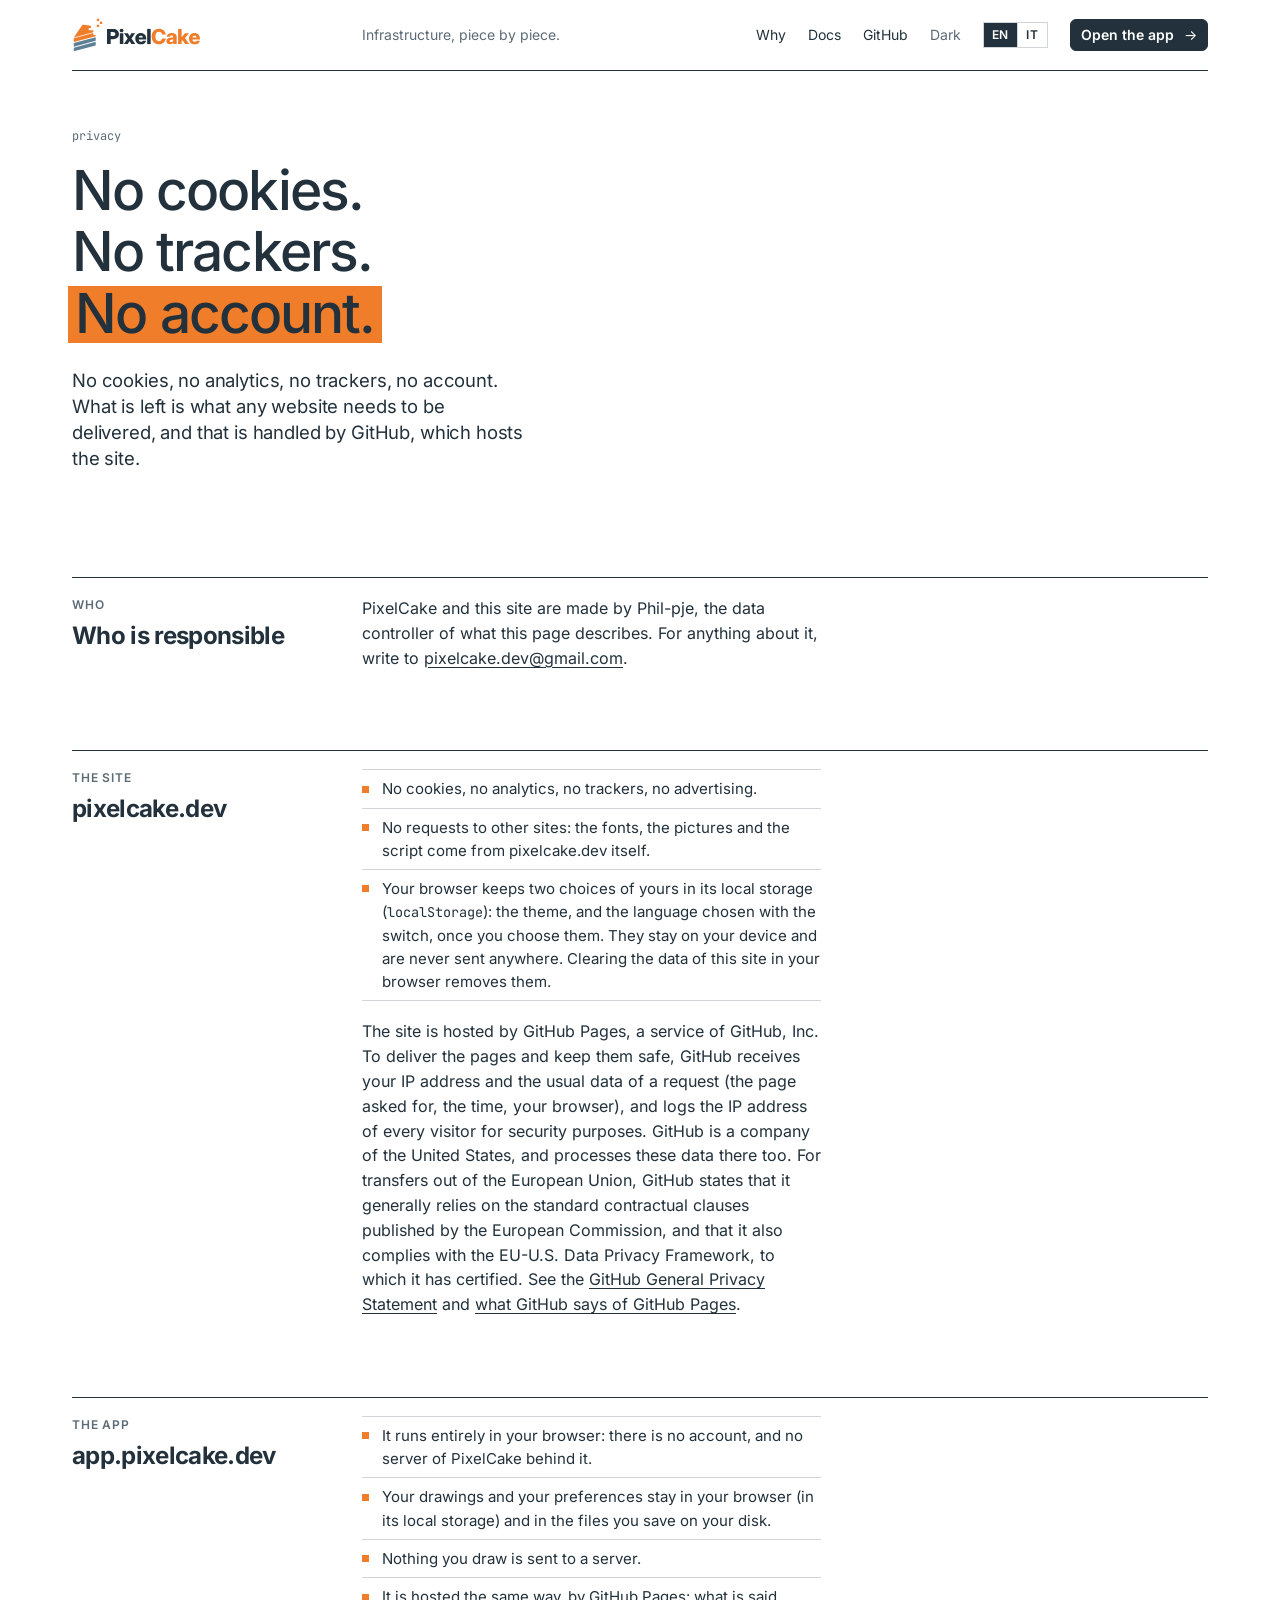
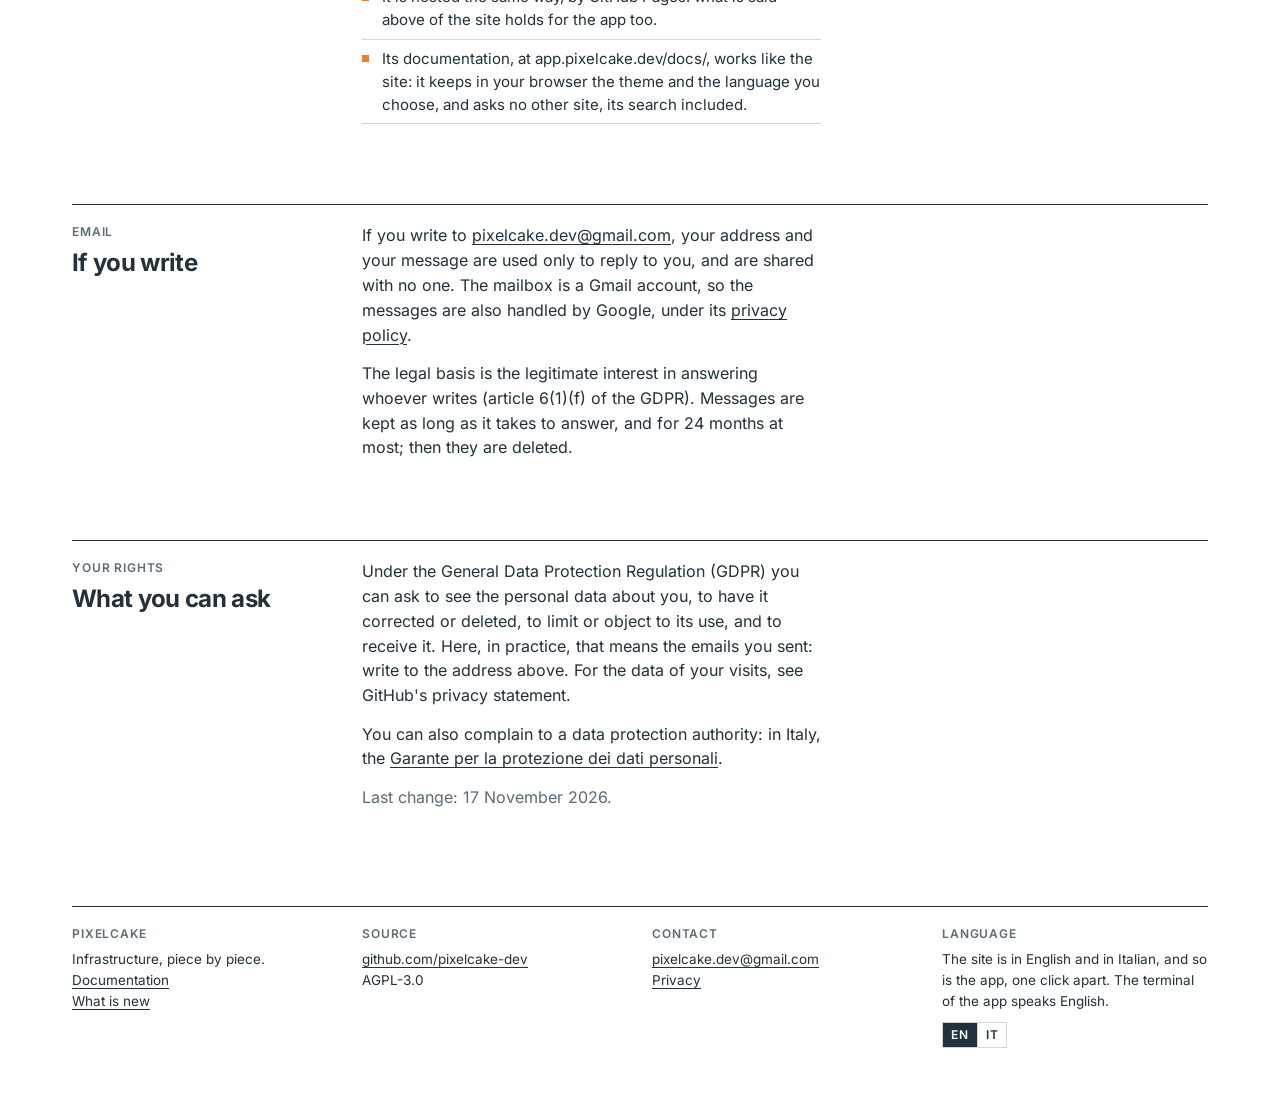
<file: privacy.html>
<!DOCTYPE html>
<html lang="en">

<head>
    <meta charset="UTF-8">
    <meta name="viewport" content="width=device-width, initial-scale=1.0">
    <title>Privacy - PixelCake</title>
    <meta name="description"
        content="What pixelcake.dev and the PixelCake app know about you: no cookies, no trackers, no account. Only what GitHub needs to deliver the pages.">

    <!-- The same page in the other language -->
    <link rel="canonical" href="https://pixelcake.dev/privacy.html">
    <link rel="alternate" hreflang="en" href="https://pixelcake.dev/privacy.html">
    <link rel="alternate" hreflang="it" href="https://pixelcake.dev/it/privacy.html">
    <link rel="alternate" hreflang="x-default" href="https://pixelcake.dev/privacy.html">

    <link rel="icon" href="./assets/favicon.ico" sizes="48x48">
    <link rel="icon" href="./assets/favicon.svg" type="image/svg+xml">
    <link rel="apple-touch-icon" href="./assets/pixelcake-256.png">

    <!-- How a link to this page looks when it is shared (tools/share-card.py makes the picture) -->
    <meta property="og:type" content="article">
    <meta property="og:site_name" content="PixelCake">
    <meta property="og:locale" content="en_GB">
    <meta property="og:locale:alternate" content="it_IT">
    <meta property="og:url" content="https://pixelcake.dev/privacy.html">
    <meta property="og:title" content="Privacy - PixelCake">
    <meta property="og:description"
        content="No cookies, no trackers, no account.">
    <meta property="og:image" content="https://pixelcake.dev/assets/share-en.png">
    <meta property="og:image:width" content="1200">
    <meta property="og:image:height" content="630">
    <meta property="og:image:type" content="image/png">
    <meta property="og:image:alt" content="PixelCake: the network drawing that answers back. A small network drawn in perspective: a ping goes there and back, another one is stopped at the firewall.">
    <meta name="twitter:card" content="summary_large_image">
    <meta name="twitter:title" content="Privacy - PixelCake">
    <meta name="twitter:description"
        content="No cookies, no trackers, no account.">
    <meta name="twitter:image" content="https://pixelcake.dev/assets/share-en.png">
    <meta name="twitter:image:alt" content="PixelCake: the network drawing that answers back. A small network drawn in perspective: a ping goes there and back, another one is stopped at the firewall.">

    <link rel="preload" href="./assets/fonts/inter-latin-wght-normal.woff2" as="font" type="font/woff2" crossorigin>
    <link rel="stylesheet" href="./assets/site.css">
    <script src="./assets/site.js"></script>
</head>

<body>
    <div class="page">

        <header class="masthead grid">
            <a class="brand" href="./index.html" aria-label="PixelCake home">
                <img class="only-light" src="./assets/pixelcake-orizzontale-colore.svg" alt="PixelCake" width="132" height="38">
                <img class="only-dark" src="./assets/pixelcake-orizzontale-negativo.svg" alt="PixelCake" width="132" height="38">
            </a>
            <span class="motto">Infrastructure, piece by piece.</span>
            <nav class="nav" aria-label="Main">
                <a href="./why.html">Why</a>
                <a href="https://app.pixelcake.dev/docs/">Docs</a>
                <a href="https://github.com/pixelcake-dev" target="_blank" rel="noopener">GitHub</a>
                <button class="theme-toggle" type="button">Dark</button>
                <div class="lang" role="group" aria-label="Language">
                    <span lang="en" title="English" aria-current="true">EN</span>
                    <a href="./it/privacy.html" hreflang="it" lang="it" title="Italiano" aria-label="Italiano">IT</a>
                </div>
                <a class="button" href="https://app.pixelcake.dev/">Open the app</a>
            </nav>
        </header>

        <main>
            <div class="hero grid">
                <div class="hero-text">
                    <p class="strap first">privacy</p>
                    <h1>No&nbsp;cookies. No&nbsp;trackers. <em>No&nbsp;account.</em></h1>
                    <p class="lead">
                        No cookies, no analytics, no trackers, no account. What is left is what any website
                        needs to be delivered, and that is handled by GitHub, which hosts the site.
                    </p>
                </div>
            </div>

            <section class="block grid" aria-labelledby="who-title">
                <div class="c-margin">
                    <span class="label">Who</span>
                    <h2 id="who-title">Who is responsible</h2>
                </div>
                <div class="c-text">
                    <p>
                        PixelCake and this site are made by Phil-pje, the data controller of what this page
                        describes. For anything about it, write to
                        <a href="mailto:pixelcake.dev@gmail.com">pixelcake.dev@gmail.com</a>.
                    </p>
                </div>
            </section>

            <section class="block grid" aria-labelledby="site-title">
                <div class="c-margin">
                    <span class="label">The site</span>
                    <h2 id="site-title">pixelcake.dev</h2>
                </div>
                <div class="c-text">
                    <ul class="pixels">
                        <li>No cookies, no analytics, no trackers, no advertising.</li>
                        <li>
                            No requests to other sites: the fonts, the pictures and the script come from
                            pixelcake.dev itself.
                        </li>
                        <li>
                            Your browser keeps two choices of yours in its local storage (<code>localStorage</code>):
                            the theme, and the language chosen with the switch, once you choose them. They stay on
                            your device and are never sent anywhere. Clearing the data of this site in your
                            browser removes them.
                        </li>
                    </ul>
                    <p>
                        The site is hosted by GitHub Pages, a service of GitHub, Inc. To deliver the pages and keep
                        them safe, GitHub receives your IP address and the usual data of a request (the page asked
                        for, the time, your browser), and logs the IP address of every visitor for security
                        purposes. GitHub is a company of the United States, and processes these data there too.
                        For transfers out of the European Union, GitHub states that it generally relies on the
                        standard contractual clauses published by the European Commission, and that it also
                        complies with the EU-U.S. Data Privacy Framework, to which it has certified.
                        See the
                        <a href="https://docs.github.com/en/site-policy/privacy-policies/github-general-privacy-statement" target="_blank" rel="noopener">GitHub General Privacy Statement</a>
                        and
                        <a href="https://docs.github.com/en/pages/getting-started-with-github-pages/what-is-github-pages#data-collection" target="_blank" rel="noopener">what GitHub says of GitHub Pages</a>.
                    </p>
                </div>
            </section>

            <section class="block grid" aria-labelledby="app-title">
                <div class="c-margin">
                    <span class="label">The app</span>
                    <h2 id="app-title">app.pixelcake.dev</h2>
                </div>
                <div class="c-text">
                    <ul class="pixels">
                        <li>It runs entirely in your browser: there is no account, and no server of PixelCake behind it.</li>
                        <li>
                            Your drawings and your preferences stay in your browser (in its local storage) and in
                            the files you save on your disk.
                        </li>
                        <li>Nothing you draw is sent to a server.</li>
                        <li>It is hosted the same way, by GitHub Pages: what is said above of the site holds for the app too.</li>
                        <li>
                            Its documentation, at app.pixelcake.dev/docs/, works like the site: it keeps in your
                            browser the theme and the language you choose, and asks no other site, its search included.
                        </li>
                    </ul>
                </div>
            </section>

            <section class="block grid" aria-labelledby="mail-title">
                <div class="c-margin">
                    <span class="label">Email</span>
                    <h2 id="mail-title">If you write</h2>
                </div>
                <div class="c-text">
                    <p>
                        If you write to <a href="mailto:pixelcake.dev@gmail.com">pixelcake.dev@gmail.com</a>, your
                        address and your message are used only to reply to you, and are shared with no one. The
                        mailbox is a Gmail account, so the messages are also handled by Google, under its
                        <a href="https://policies.google.com/privacy" target="_blank" rel="noopener">privacy policy</a>.
                    </p>
                    <p>
                        The legal basis is the legitimate interest in answering whoever writes (article 6(1)(f)
                        of the GDPR). Messages are kept as long as it takes to answer, and for 24 months at most;
                        then they are deleted.
                    </p>
                </div>
            </section>

            <section class="block grid" aria-labelledby="rights-title">
                <div class="c-margin">
                    <span class="label">Your rights</span>
                    <h2 id="rights-title">What you can ask</h2>
                </div>
                <div class="c-text">
                    <p>
                        Under the General Data Protection Regulation (GDPR) you can ask to see the personal data
                        about you, to have it corrected or deleted, to limit or object to its use, and to receive
                        it. Here, in practice, that means the emails you sent: write to the address above. For the
                        data of your visits, see GitHub's privacy statement.
                    </p>
                    <p>
                        You can also complain to a data protection authority: in Italy, the
                        <a href="https://www.garanteprivacy.it/" target="_blank" rel="noopener">Garante per la protezione dei dati personali</a>.
                    </p>
                    <p class="muted">Last change: 17 November 2026.</p>
                </div>
            </section>
        </main>

        <footer class="grid">
            <div class="col">
                <span class="label">PixelCake</span>
                Infrastructure, piece by piece.<br>
                <a href="https://app.pixelcake.dev/docs/">Documentation</a><br>
                <a href="https://github.com/pixelcake-dev/pixelcake/releases" target="_blank" rel="noopener">What is new</a>
            </div>
            <div class="col">
                <span class="label">Source</span>
                <a href="https://github.com/pixelcake-dev" target="_blank" rel="noopener">github.com/pixelcake-dev</a><br>
                AGPL-3.0
            </div>
            <div class="col">
                <span class="label">Contact</span>
                <a href="mailto:pixelcake.dev@gmail.com">pixelcake.dev@gmail.com</a><br>
                <a href="./privacy.html">Privacy</a>
            </div>
            <div class="col">
                <span class="label">Language</span>
                The site is in English and in Italian, and so is the app, one click apart.
                The terminal of the app speaks English.
                <div class="lang" role="group" aria-label="Language">
                    <span lang="en" title="English" aria-current="true">EN</span>
                    <a href="./it/privacy.html" hreflang="it" lang="it" title="Italiano" aria-label="Italiano">IT</a>
                </div>
            </div>
        </footer>
    </div>
</body>

</html>
</file>
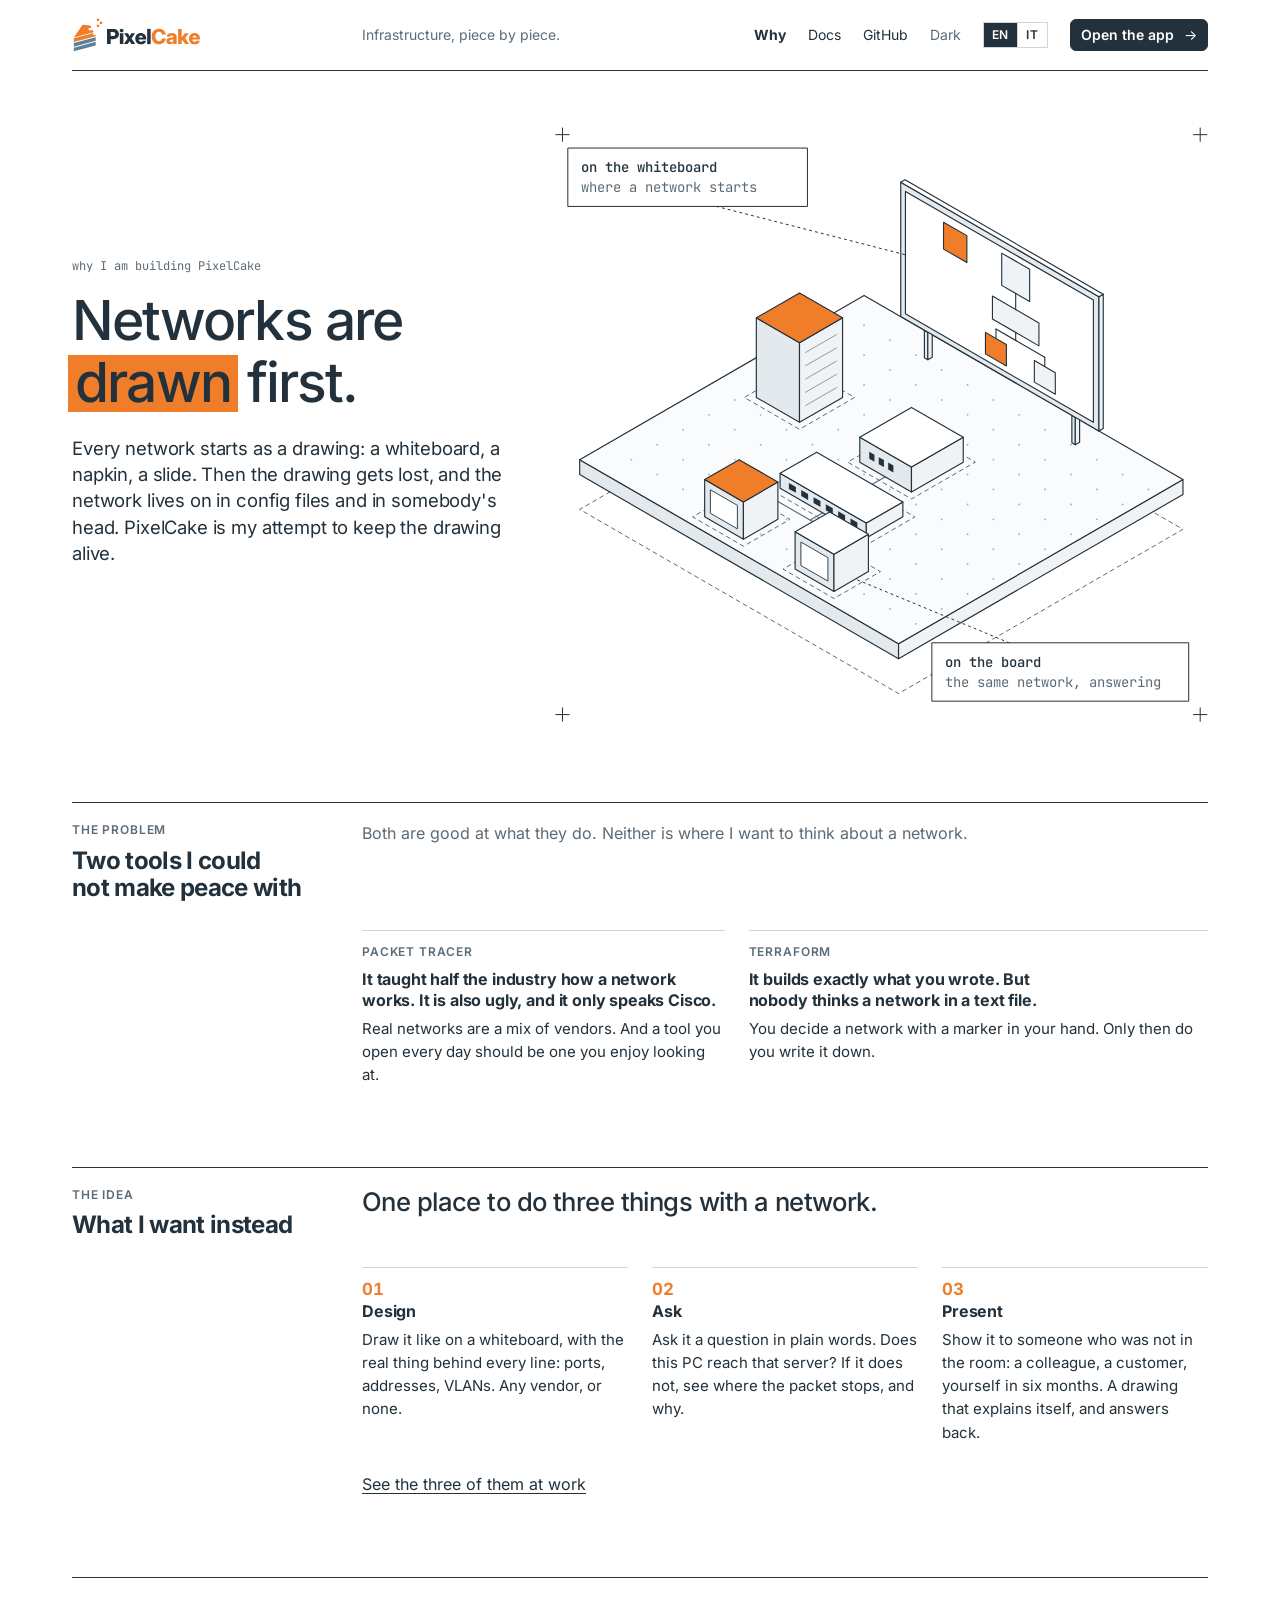
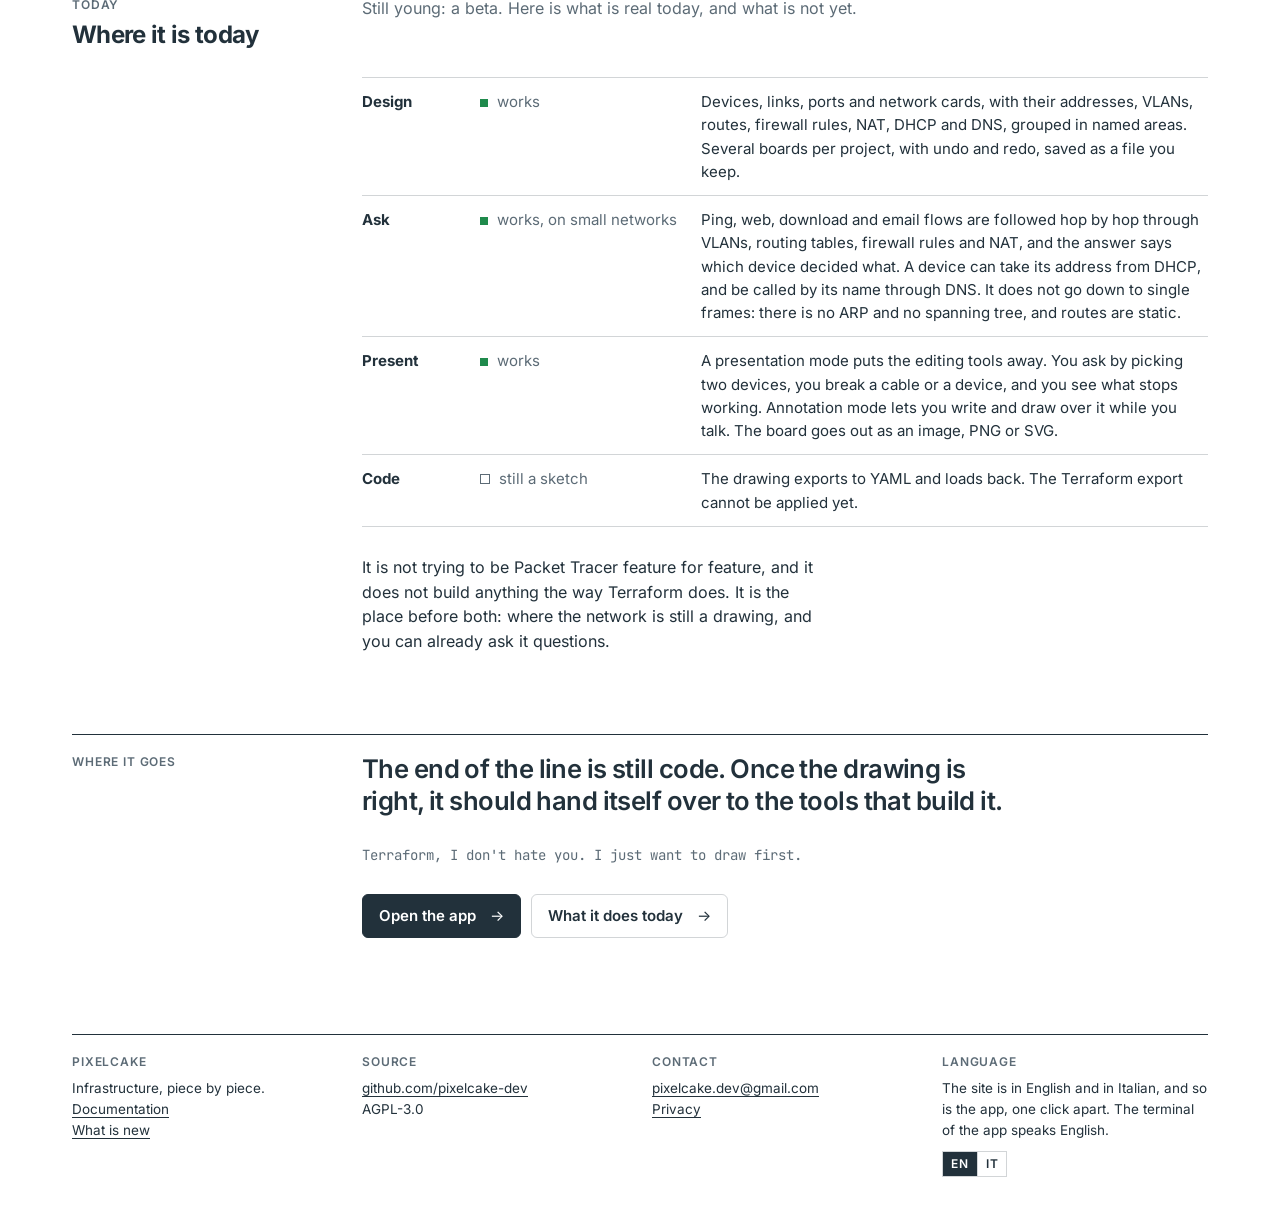
<file: why.html>
<!DOCTYPE html>
<html lang="en">

<head>
    <meta charset="UTF-8">
    <meta name="viewport" content="width=device-width, initial-scale=1.0">
    <title>Why PixelCake - Networks are drawn first.</title>
    <meta name="description"
        content="Why I am building PixelCake: one place to design a network, ask it questions and present it.">

    <!-- The same page in the other language -->
    <link rel="canonical" href="https://pixelcake.dev/why.html">
    <link rel="alternate" hreflang="en" href="https://pixelcake.dev/why.html">
    <link rel="alternate" hreflang="it" href="https://pixelcake.dev/it/why.html">
    <link rel="alternate" hreflang="x-default" href="https://pixelcake.dev/why.html">

    <link rel="icon" href="./assets/favicon.ico" sizes="48x48">
    <link rel="icon" href="./assets/favicon.svg" type="image/svg+xml">
    <link rel="apple-touch-icon" href="./assets/pixelcake-256.png">

    <!-- How a link to this page looks when it is shared (tools/share-card.py makes the picture) -->
    <meta property="og:type" content="article">
    <meta property="og:site_name" content="PixelCake">
    <meta property="og:locale" content="en_GB">
    <meta property="og:locale:alternate" content="it_IT">
    <meta property="og:url" content="https://pixelcake.dev/why.html">
    <meta property="og:title" content="Why PixelCake - Networks are drawn first.">
    <meta property="og:description"
        content="One place to design a network, ask it questions and present it.">
    <meta property="og:image" content="https://pixelcake.dev/assets/share-en.png">
    <meta property="og:image:width" content="1200">
    <meta property="og:image:height" content="630">
    <meta property="og:image:type" content="image/png">
    <meta property="og:image:alt" content="PixelCake: the network drawing that answers back. A small network drawn in perspective: a ping goes there and back, another one is stopped at the firewall.">
    <meta name="twitter:card" content="summary_large_image">
    <meta name="twitter:title" content="Why PixelCake - Networks are drawn first.">
    <meta name="twitter:description"
        content="One place to design a network, ask it questions and present it.">
    <meta name="twitter:image" content="https://pixelcake.dev/assets/share-en.png">
    <meta name="twitter:image:alt" content="PixelCake: the network drawing that answers back. A small network drawn in perspective: a ping goes there and back, another one is stopped at the firewall.">

    <link rel="preload" href="./assets/fonts/inter-latin-wght-normal.woff2" as="font" type="font/woff2" crossorigin>
    <link rel="stylesheet" href="./assets/site.css">
    <script src="./assets/site.js"></script>
</head>

<body>
    <div class="page">

        <header class="masthead grid">
            <a class="brand" href="./index.html" aria-label="PixelCake home">
                <img class="only-light" src="./assets/pixelcake-orizzontale-colore.svg" alt="PixelCake" width="132" height="38">
                <img class="only-dark" src="./assets/pixelcake-orizzontale-negativo.svg" alt="PixelCake" width="132" height="38">
            </a>
            <span class="motto">Infrastructure, piece by piece.</span>
            <nav class="nav" aria-label="Main">
                <a href="./why.html" aria-current="page">Why</a>
                <a href="https://app.pixelcake.dev/docs/">Docs</a>
                <a href="https://github.com/pixelcake-dev" target="_blank" rel="noopener">GitHub</a>
                <button class="theme-toggle" type="button">Dark</button>
                <div class="lang" role="group" aria-label="Language">
                    <span lang="en" title="English" aria-current="true">EN</span>
                    <a href="./it/why.html" hreflang="it" lang="it" title="Italiano" aria-label="Italiano">IT</a>
                </div>
                <a class="button" href="https://app.pixelcake.dev/">Open the app</a>
            </nav>
        </header>

        <main>
            <div class="hero grid">
                <div class="hero-text">
                    <p class="strap first">why I am building PixelCake</p>
                    <h1>Networks are <em>drawn</em> first.</h1>
                    <p class="lead">
                        Every network starts as a drawing: a whiteboard, a napkin, a slide.
                        Then the drawing gets lost, and the network lives on in config files
                        and in somebody's head. PixelCake is my attempt to keep the drawing alive.
                    </p>
                </div>
                <div class="hero-drawing">
                    <!-- drawing:why -->
                    <svg class="iso" viewBox="-323 -176 682 622" data-still="8" role="img" aria-label="A whiteboard stands behind a small network, and the same network is sketched on it as squares and lines. A line is drawn on the whiteboard, the matching cable appears between the router and the server, and a packet goes from a PC to the server while a dot follows the same way on the sketch.">
                    <polygon class="iso-foot" points="0.0,52.0 333.2,244.4 36.0,416.0 -297.2,223.6"/>
                    <polygon class="iso-left" points="-297.2,187.2 36.0,379.6 36.0,364.0 -297.2,171.6"/>
                    <polygon class="iso-right" points="333.2,208.0 36.0,379.6 36.0,364.0 333.2,192.4"/>
                    <polygon class="iso-board" points="0.0,0.0 333.2,192.4 36.0,364.0 -297.2,171.6"/>
                    <g class="iso-dots"><circle cx="0.0" cy="31.2" r="1"/><circle cx="-27.0" cy="46.8" r="1"/><circle cx="-54.0" cy="62.4" r="1"/><circle cx="-81.1" cy="78.0" r="1"/><circle cx="-108.1" cy="93.6" r="1"/><circle cx="-135.1" cy="109.2" r="1"/><circle cx="-162.1" cy="124.8" r="1"/><circle cx="-189.1" cy="140.4" r="1"/><circle cx="-216.2" cy="156.0" r="1"/><circle cx="-243.2" cy="171.6" r="1"/><circle cx="27.0" cy="46.8" r="1"/><circle cx="0.0" cy="62.4" r="1"/><circle cx="-27.0" cy="78.0" r="1"/><circle cx="-54.0" cy="93.6" r="1"/><circle cx="-81.1" cy="109.2" r="1"/><circle cx="-108.1" cy="124.8" r="1"/><circle cx="-135.1" cy="140.4" r="1"/><circle cx="-162.1" cy="156.0" r="1"/><circle cx="-189.1" cy="171.6" r="1"/><circle cx="-216.2" cy="187.2" r="1"/><circle cx="54.0" cy="62.4" r="1"/><circle cx="27.0" cy="78.0" r="1"/><circle cx="0.0" cy="93.6" r="1"/><circle cx="-27.0" cy="109.2" r="1"/><circle cx="-54.0" cy="124.8" r="1"/><circle cx="-81.1" cy="140.4" r="1"/><circle cx="-108.1" cy="156.0" r="1"/><circle cx="-135.1" cy="171.6" r="1"/><circle cx="-162.1" cy="187.2" r="1"/><circle cx="-189.1" cy="202.8" r="1"/><circle cx="81.1" cy="78.0" r="1"/><circle cx="54.0" cy="93.6" r="1"/><circle cx="27.0" cy="109.2" r="1"/><circle cx="0.0" cy="124.8" r="1"/><circle cx="-27.0" cy="140.4" r="1"/><circle cx="-54.0" cy="156.0" r="1"/><circle cx="-81.1" cy="171.6" r="1"/><circle cx="-108.1" cy="187.2" r="1"/><circle cx="-135.1" cy="202.8" r="1"/><circle cx="-162.1" cy="218.4" r="1"/><circle cx="108.1" cy="93.6" r="1"/><circle cx="81.1" cy="109.2" r="1"/><circle cx="54.0" cy="124.8" r="1"/><circle cx="27.0" cy="140.4" r="1"/><circle cx="0.0" cy="156.0" r="1"/><circle cx="-27.0" cy="171.6" r="1"/><circle cx="-54.0" cy="187.2" r="1"/><circle cx="-81.1" cy="202.8" r="1"/><circle cx="-108.1" cy="218.4" r="1"/><circle cx="-135.1" cy="234.0" r="1"/><circle cx="135.1" cy="109.2" r="1"/><circle cx="108.1" cy="124.8" r="1"/><circle cx="81.1" cy="140.4" r="1"/><circle cx="54.0" cy="156.0" r="1"/><circle cx="27.0" cy="171.6" r="1"/><circle cx="0.0" cy="187.2" r="1"/><circle cx="-27.0" cy="202.8" r="1"/><circle cx="-54.0" cy="218.4" r="1"/><circle cx="-81.1" cy="234.0" r="1"/><circle cx="-108.1" cy="249.6" r="1"/><circle cx="162.1" cy="124.8" r="1"/><circle cx="135.1" cy="140.4" r="1"/><circle cx="108.1" cy="156.0" r="1"/><circle cx="81.1" cy="171.6" r="1"/><circle cx="54.0" cy="187.2" r="1"/><circle cx="27.0" cy="202.8" r="1"/><circle cx="0.0" cy="218.4" r="1"/><circle cx="-27.0" cy="234.0" r="1"/><circle cx="-54.0" cy="249.6" r="1"/><circle cx="-81.1" cy="265.2" r="1"/><circle cx="189.1" cy="140.4" r="1"/><circle cx="162.1" cy="156.0" r="1"/><circle cx="135.1" cy="171.6" r="1"/><circle cx="108.1" cy="187.2" r="1"/><circle cx="81.1" cy="202.8" r="1"/><circle cx="54.0" cy="218.4" r="1"/><circle cx="27.0" cy="234.0" r="1"/><circle cx="0.0" cy="249.6" r="1"/><circle cx="-27.0" cy="265.2" r="1"/><circle cx="-54.0" cy="280.8" r="1"/><circle cx="216.2" cy="156.0" r="1"/><circle cx="189.1" cy="171.6" r="1"/><circle cx="162.1" cy="187.2" r="1"/><circle cx="135.1" cy="202.8" r="1"/><circle cx="108.1" cy="218.4" r="1"/><circle cx="81.1" cy="234.0" r="1"/><circle cx="54.0" cy="249.6" r="1"/><circle cx="27.0" cy="265.2" r="1"/><circle cx="0.0" cy="280.8" r="1"/><circle cx="-27.0" cy="296.4" r="1"/><circle cx="243.2" cy="171.6" r="1"/><circle cx="216.2" cy="187.2" r="1"/><circle cx="189.1" cy="202.8" r="1"/><circle cx="162.1" cy="218.4" r="1"/><circle cx="135.1" cy="234.0" r="1"/><circle cx="108.1" cy="249.6" r="1"/><circle cx="81.1" cy="265.2" r="1"/><circle cx="54.0" cy="280.8" r="1"/><circle cx="27.0" cy="296.4" r="1"/><circle cx="0.0" cy="312.0" r="1"/><circle cx="270.2" cy="187.2" r="1"/><circle cx="243.2" cy="202.8" r="1"/><circle cx="216.2" cy="218.4" r="1"/><circle cx="189.1" cy="234.0" r="1"/><circle cx="162.1" cy="249.6" r="1"/><circle cx="135.1" cy="265.2" r="1"/><circle cx="108.1" cy="280.8" r="1"/><circle cx="81.1" cy="296.4" r="1"/><circle cx="54.0" cy="312.0" r="1"/><circle cx="27.0" cy="327.6" r="1"/><circle cx="297.2" cy="202.8" r="1"/><circle cx="270.2" cy="218.4" r="1"/><circle cx="243.2" cy="234.0" r="1"/><circle cx="216.2" cy="249.6" r="1"/><circle cx="189.1" cy="265.2" r="1"/><circle cx="162.1" cy="280.8" r="1"/><circle cx="135.1" cy="296.4" r="1"/><circle cx="108.1" cy="312.0" r="1"/><circle cx="81.1" cy="327.6" r="1"/><circle cx="54.0" cy="343.2" r="1"/></g>
                    <polyline class="iso-cable" points="49.5,173.7 -23.6,215.9"/>
                    <polyline class="iso-cable" points="-23.6,215.9 -56.3,234.8"/>
                    <polyline class="iso-cable" points="-94.6,212.7 0.0,267.3"/>
                    <polyline class="iso-cable" points="-94.6,212.7 -128.3,232.2"/>
                    <polyline class="iso-cable" points="0.0,267.3 -33.8,286.8"/>
                    <polyline class="iso-cable drawn" points="49.5,173.7 -67.5,106.1" stroke-dasharray="135.2" stroke-dashoffset="135.2"><animate attributeName="stroke-dashoffset" dur="11s" repeatCount="indefinite" keyTimes="0;0.24;0.38;0.94;0.98;1" values="135.2;135.2;0;0;135.2;135.2"/></polyline>
                    <polygon class="iso-foot" points="-67.5,73.3 -9.9,106.6 -67.5,139.9 -125.2,106.6"/>
                    <polygon class="iso-foot" points="49.5,135.7 116.2,174.2 49.5,212.7 -17.1,174.2"/>
                    <polygon class="iso-foot" points="-49.5,172.1 53.1,231.4 2.3,260.8 -100.4,201.5"/>
                    <polygon class="iso-foot" points="-130.6,203.3 -77.5,234.0 -126.1,262.1 -179.2,231.4"/>
                    <polygon class="iso-foot" points="-36.0,257.9 17.1,288.6 -31.5,316.7 -84.7,286.0"/>
                    <polygon class="iso-left" points="63.0,65.0 66.6,67.1 66.6,38.5 63.0,36.4"/>
                    <polygon class="iso-right" points="71.2,64.5 66.6,67.1 66.6,38.5 71.2,35.9"/>
                    <polygon class="iso-top" points="67.5,33.8 71.2,35.9 66.6,38.5 63.0,36.4"/>
                    <polygon class="iso-left" points="217.1,153.9 220.7,156.0 220.7,127.4 217.1,125.3"/>
                    <polygon class="iso-right" points="225.2,153.4 220.7,156.0 220.7,127.4 225.2,124.8"/>
                    <polygon class="iso-top" points="221.6,122.7 225.2,124.8 220.7,127.4 217.1,125.3"/>
                    <polygon class="iso-left" points="38.3,22.1 245.4,141.7 245.4,1.3 38.3,-118.3"/>
                    <polygon class="iso-right" points="249.9,139.1 245.4,141.7 245.4,1.3 249.9,-1.3"/>
                    <polygon class="iso-top" points="42.8,-120.9 249.9,-1.3 245.4,1.3 38.3,-118.3"/>
                    <polygon class="iso-top" points="43.2,19.2 239.6,132.6 239.6,4.7 43.2,-108.7"/>
                    <polyline class="iso-sketch" points="158.4,-18.9 158.4,26.7"/>
                    <polyline class="iso-sketch" points="158.4,26.7 158.4,47.1"/>
                    <polyline class="iso-sketch" points="137.8,35.1 188.8,64.6"/>
                    <polyline class="iso-sketch" points="137.8,35.1 137.8,56.2"/>
                    <polyline class="iso-sketch" points="188.8,64.6 188.8,85.7"/>
                    <polyline class="iso-cable drawn" points="158.4,-18.9 95.2,-55.4" stroke-dasharray="73.0" stroke-dashoffset="73.0"><animate attributeName="stroke-dashoffset" dur="11s" repeatCount="indefinite" keyTimes="0;0.05;0.2;0.94;0.98;1" values="73.008;73.008;0;0;73.008;73.008"/></polyline>
                    <polygon class="iso-sketch box end" points="83.0,-76.5 107.4,-62.5 107.4,-34.4 83.0,-48.4"/>
                    <polygon class="iso-sketch box" points="143.8,-44.2 173.0,-27.4 173.0,6.3 143.8,-10.5"/>
                    <polygon class="iso-sketch box" points="134.1,0.7 182.7,28.8 182.7,52.7 134.1,24.6"/>
                    <polygon class="iso-sketch box end" points="126.8,38.6 148.7,51.3 148.7,73.7 126.8,61.1"/>
                    <polygon class="iso-sketch box" points="177.9,68.1 199.8,80.8 199.8,103.2 177.9,90.6"/>
                    <g class="iso-px"><animateMotion dur="11s" repeatCount="indefinite" calcMode="linear" keyTimes="0;0.44;0.8;1" keyPoints="0;0;1;1" path="M-128.3 231.7 L-94.6 212.2 L-56.3 234.3 L-23.6 215.4 L49.5 173.2 L-67.5 105.6"/><animate attributeName="opacity" dur="11s" repeatCount="indefinite" keyTimes="0;0.42;0.44;0.8;0.83;1" values="0;0;1;1;0;0"/><polygon class="iso-left" points="-11.7,-1.0 0.0,5.7 0.0,-7.8 -11.7,-14.6"/><polygon class="iso-right" points="11.7,-1.0 0.0,5.7 0.0,-7.8 11.7,-14.6"/><polygon class="iso-top" points="0.0,-21.3 11.7,-14.6 0.0,-7.8 -11.7,-14.6"/></g>
                    <polygon class="iso-left" points="-112.6,106.6 -67.5,132.6 -67.5,49.4 -112.6,23.4"/><polygon class="iso-right" points="-22.5,106.6 -67.5,132.6 -67.5,49.4 -22.5,23.4"/><polygon class="iso-top end" points="-67.5,-2.6 -22.5,23.4 -67.5,49.4 -112.6,23.4"/><polyline class="iso-detail" points="-28.8,96.4 -61.2,115.1"/><polyline class="iso-detail" points="-28.8,82.5 -61.2,101.2"/><polyline class="iso-detail" points="-28.8,68.6 -61.2,87.4"/><polyline class="iso-detail" points="-28.8,54.8 -61.2,73.5"/><polyline class="iso-detail" points="-28.8,40.9 -61.2,59.6"/>
                    <polygon class="iso-left" points="-4.5,174.2 49.5,205.4 49.5,179.4 -4.5,148.2"/><polygon class="iso-right" points="103.6,174.2 49.5,205.4 49.5,179.4 103.6,148.2"/><polygon class="iso-top" points="49.5,117.0 103.6,148.2 49.5,179.4 -4.5,148.2"/><polygon class="iso-port" points="5.4,170.6 10.8,173.7 10.8,166.4 5.4,163.3"/><polygon class="iso-port" points="15.3,176.3 20.7,179.4 20.7,172.1 15.3,169.0"/><polygon class="iso-port" points="25.2,182.0 30.6,185.1 30.6,177.8 25.2,174.7"/>
                    <polygon class="iso-left" points="-87.8,201.5 2.3,253.5 2.3,237.9 -87.8,185.9"/><polygon class="iso-right" points="40.5,231.4 2.3,253.5 2.3,237.9 40.5,215.8"/><polygon class="iso-top" points="-49.5,163.8 40.5,215.8 2.3,237.9 -87.8,185.9"/><polygon class="iso-port" points="-78.6,202.2 -71.3,206.3 -71.3,200.1 -78.6,195.9"/><polygon class="iso-port" points="-65.7,209.6 -58.5,213.8 -58.5,207.5 -65.7,203.4"/><polygon class="iso-port" points="-52.8,217.0 -45.6,221.2 -45.6,214.9 -52.8,210.8"/><polygon class="iso-port" points="-40.0,224.5 -32.7,228.6 -32.7,222.4 -40.0,218.2"/><polygon class="iso-port" points="-27.1,231.9 -19.9,236.0 -19.9,229.8 -27.1,225.6"/><polygon class="iso-port" points="-14.2,239.3 -7.0,243.5 -7.0,237.2 -14.2,233.1"/>
                    <polygon class="iso-left" points="-166.6,231.4 -126.1,254.8 -126.1,215.8 -166.6,192.4"/><polygon class="iso-right" points="-90.1,234.0 -126.1,254.8 -126.1,215.8 -90.1,195.0"/><polygon class="iso-top end" points="-130.6,171.6 -90.1,195.0 -126.1,215.8 -166.6,192.4"/><polygon class="iso-screen" points="-160.3,227.8 -132.4,243.9 -132.4,219.4 -160.3,203.3"/>
                    <polygon class="iso-left" points="-72.1,286.0 -31.5,309.4 -31.5,270.4 -72.1,247.0"/><polygon class="iso-right" points="4.5,288.6 -31.5,309.4 -31.5,270.4 4.5,249.6"/><polygon class="iso-top" points="-36.0,226.2 4.5,249.6 -31.5,270.4 -72.1,247.0"/><polygon class="iso-screen" points="-65.7,282.4 -37.8,298.5 -37.8,274.0 -65.7,257.9"/>
                    <polygon class="iso-flash" points="-67.5,-2.6 -22.5,23.4 -67.5,49.4 -112.6,23.4"><animate attributeName="opacity" dur="11s" repeatCount="indefinite" keyTimes="0;0.8;0.815;0.87;1" values="0;0;0.75;0;0"/></polygon>
                    <g opacity="0"><animate attributeName="opacity" dur="11s" repeatCount="indefinite" keyTimes="0;0.42;0.44;0.8;0.83;1" values="0;0;1;1;0;0"/><circle class="iso-dot" r="4.5"><animateMotion dur="11s" repeatCount="indefinite" calcMode="linear" keyTimes="0;0.44;0.481;0.528;0.568;0.657;0.8;1" keyPoints="0;0;0.115;0.244;0.355;0.603;1;1" path="M137.8 56.2 L137.8 35.1 L158.4 47.1 L158.4 26.7 L158.4 -18.9 L95.2 -55.4"/></circle></g>
                    <g><path class="iso-leader" d="M-154.2 -93.0 L42.8 -42.6"/><rect class="iso-note" x="-309.2" y="-154.0" width="250" height="61"/><text class="iso-note-text strong" x="-296.2" y="-129.0" xml:space="preserve">on the whiteboard</text><text class="iso-note-text" x="-296.2" y="-108.0" xml:space="preserve">where a network starts</text></g>
                    <g><path class="iso-leader" d="M151.6 363.0 L-9.0 296.4"/><rect class="iso-note" x="71.2" y="363.0" width="268" height="61"/><text class="iso-note-text strong" x="84.2" y="388.0" xml:space="preserve">on the board</text><text class="iso-note-text" x="84.2" y="409.0" xml:space="preserve">the same network, answering</text></g>
                    <path class="iso-mark" d="M-322.2 -168.0 H-308.2 M-315.2 -175.0 V-161.0"/>
                    <path class="iso-mark" d="M-322.2 438.0 H-308.2 M-315.2 431.0 V445.0"/>
                    <path class="iso-mark" d="M344.2 -168.0 H358.2 M351.2 -175.0 V-161.0"/>
                    <path class="iso-mark" d="M344.2 438.0 H358.2 M351.2 431.0 V445.0"/>
                    </svg>
                    <!-- /drawing:why -->
                </div>
            </div>

            <section class="block grid" aria-labelledby="gripes-title">
                <div class="c-margin">
                    <span class="label">The problem</span>
                    <h2 id="gripes-title">Two tools I could not make peace with</h2>
                </div>
                <p class="c-body muted">
                    Both are good at what they do. Neither is where I want to think about a network.
                </p>

                <div class="third a">
                    <div class="label">Packet Tracer</div>
                    <h3>It taught half the industry how a network works. It is also ugly, and it only speaks Cisco.</h3>
                    <p>
                        Real networks are a mix of vendors. And a tool you open every day
                        should be one you enjoy looking at.
                    </p>
                </div>
                <div class="third b">
                    <div class="label">Terraform</div>
                    <h3>It builds exactly what you wrote. But nobody thinks a network in a text file.</h3>
                    <p>
                        You decide a network with a marker in your hand. Only then
                        do you write it down.
                    </p>
                </div>
            </section>

            <section class="block grid" aria-labelledby="verbs-title">
                <div class="c-margin">
                    <span class="label">The idea</span>
                    <h2 id="verbs-title">What I want instead</h2>
                </div>
                <p class="statement">One place to do three things with a network.</p>

                <div class="third t1">
                    <span class="numeral" aria-hidden="true">01</span>
                    <h3>Design</h3>
                    <p>
                        Draw it like on a whiteboard, with the real thing behind every line:
                        ports, addresses, VLANs. Any vendor, or none.
                    </p>
                </div>
                <div class="third t2">
                    <span class="numeral" aria-hidden="true">02</span>
                    <h3>Ask</h3>
                    <p>
                        Ask it a question in plain words. Does this PC reach that server?
                        If it does not, see where the packet stops, and why.
                    </p>
                </div>
                <div class="third t3">
                    <span class="numeral" aria-hidden="true">03</span>
                    <h3>Present</h3>
                    <p>
                        Show it to someone who was not in the room: a colleague, a customer,
                        yourself in six months. A drawing that explains itself, and answers back.
                    </p>
                </div>
                <p class="c-text"><a href="./index.html#design">See the three of them at work</a></p>
            </section>

            <section class="block grid" aria-labelledby="today-title">
                <div class="c-margin">
                    <span class="label">Today</span>
                    <h2 id="today-title">Where it is today</h2>
                </div>
                <p class="c-body muted">Still young: a beta. Here is what is real today, and what is not yet.</p>

                <div class="c-body">
                    <table class="states">
                        <tbody>
                            <tr>
                                <th scope="row">Design</th>
                                <td class="state">works</td>
                                <td>Devices, links, ports and network cards, with their addresses, VLANs, routes,
                                    firewall rules, NAT, DHCP and DNS, grouped in named areas. Several boards per
                                    project, with undo and redo, saved as a file you keep.</td>
                            </tr>
                            <tr>
                                <th scope="row">Ask</th>
                                <td class="state">works, on small networks</td>
                                <td>Ping, web, download and email flows are followed hop by hop through VLANs,
                                    routing tables, firewall rules and NAT, and the answer says which device decided
                                    what. A device can take its address from DHCP, and be called by its name through
                                    DNS. It does not go down to single frames: there is no ARP and no spanning tree,
                                    and routes are static.</td>
                            </tr>
                            <tr>
                                <th scope="row">Present</th>
                                <td class="state">works</td>
                                <td>A presentation mode puts the editing tools away. You ask by picking two devices,
                                    you break a cable or a device, and you see what stops working. Annotation mode lets you write and draw over it while you talk. The board goes out
                                    as an image, PNG or SVG.</td>
                            </tr>
                            <tr>
                                <th scope="row">Code</th>
                                <td class="state todo">still a sketch</td>
                                <td>The drawing exports to YAML and loads back. The Terraform export
                                    cannot be applied yet.</td>
                            </tr>
                        </tbody>
                    </table>
                </div>
                <p class="c-text">
                    It is not trying to be Packet Tracer feature for feature, and it does not build anything
                    the way Terraform does. It is the place before both: where the network is still a drawing,
                    and you can already ask it questions.
                </p>
            </section>

            <section class="block closing grid" aria-labelledby="end-title">
                <div class="c-margin"><span class="label">Where it goes</span></div>
                <h2 class="statement" id="end-title">
                    The end of the line is still code. Once the drawing is right,
                    it should hand itself over to the tools that build it.
                </h2>
                <p class="c-text aside">Terraform, I don't hate you. I just want to draw first.</p>
                <div class="actions">
                    <a class="button" href="https://app.pixelcake.dev/">Open the app</a>
                    <a class="button quiet" href="./index.html">What it does today</a>
                </div>
            </section>
        </main>

        <footer class="grid">
            <div class="col">
                <span class="label">PixelCake</span>
                Infrastructure, piece by piece.<br>
                <a href="https://app.pixelcake.dev/docs/">Documentation</a><br>
                <a href="https://github.com/pixelcake-dev/pixelcake/releases" target="_blank" rel="noopener">What is new</a>
            </div>
            <div class="col">
                <span class="label">Source</span>
                <a href="https://github.com/pixelcake-dev" target="_blank" rel="noopener">github.com/pixelcake-dev</a><br>
                AGPL-3.0
            </div>
            <div class="col">
                <span class="label">Contact</span>
                <a href="mailto:pixelcake.dev@gmail.com">pixelcake.dev@gmail.com</a><br>
                <a href="./privacy.html">Privacy</a>
            </div>
            <div class="col">
                <span class="label">Language</span>
                The site is in English and in Italian, and so is the app, one click apart.
                The terminal of the app speaks English.
                <div class="lang" role="group" aria-label="Language">
                    <span lang="en" title="English" aria-current="true">EN</span>
                    <a href="./it/why.html" hreflang="it" lang="it" title="Italiano" aria-label="Italiano">IT</a>
                </div>
            </div>
        </footer>
    </div>
</body>

</html>
</file>
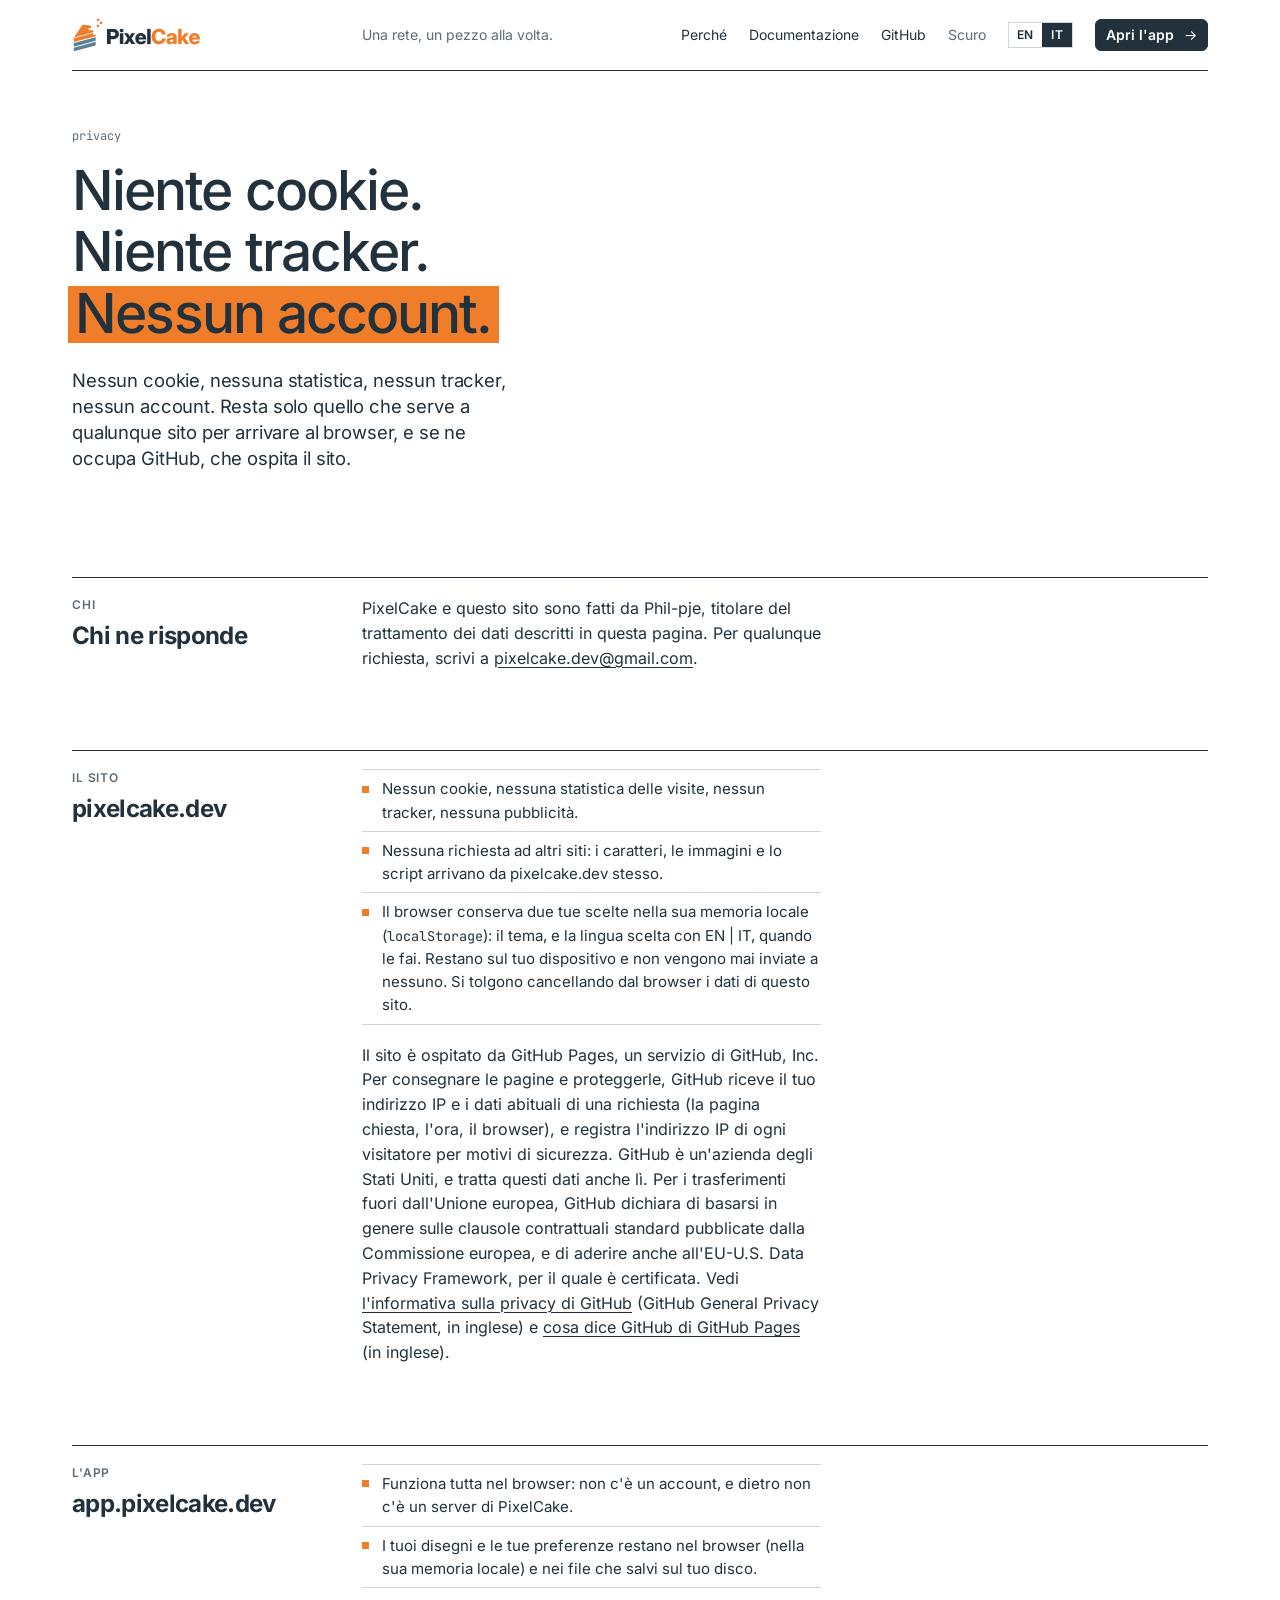
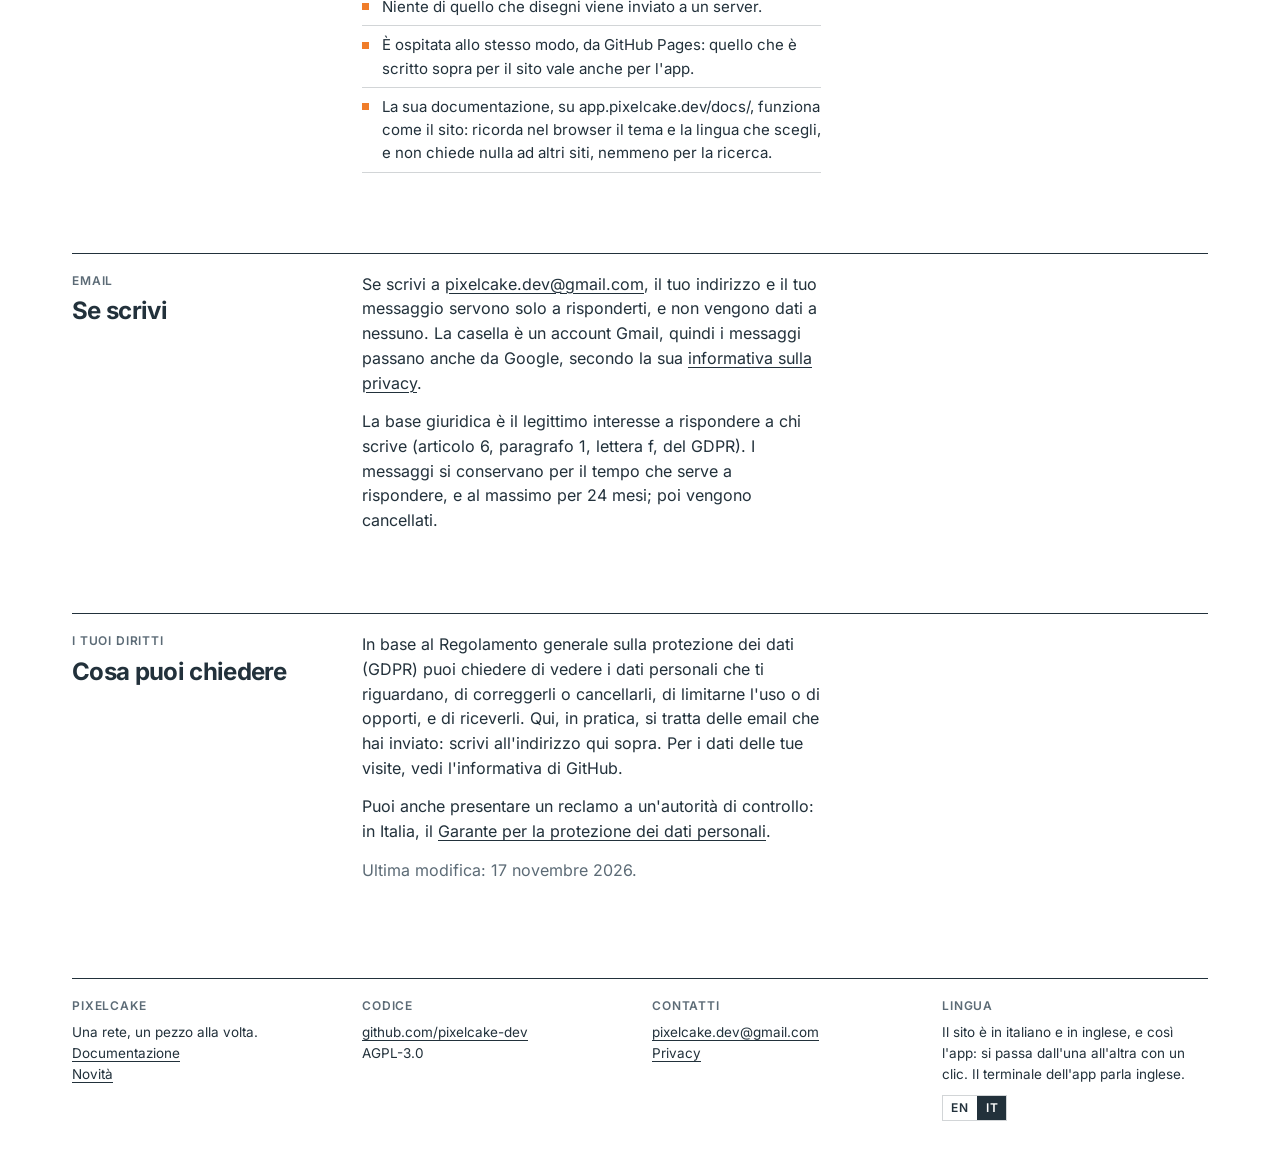
<file: it/privacy.html>
<!DOCTYPE html>
<html lang="it">

<head>
    <meta charset="UTF-8">
    <meta name="viewport" content="width=device-width, initial-scale=1.0">
    <title>Privacy - PixelCake</title>
    <meta name="description"
        content="Cosa sanno di te pixelcake.dev e l'app PixelCake: nessun cookie, nessun tracker, nessun account. Solo quello che serve a GitHub per consegnare le pagine.">

    <!-- The same page in the other language -->
    <link rel="canonical" href="https://pixelcake.dev/it/privacy.html">
    <link rel="alternate" hreflang="en" href="https://pixelcake.dev/privacy.html">
    <link rel="alternate" hreflang="it" href="https://pixelcake.dev/it/privacy.html">
    <link rel="alternate" hreflang="x-default" href="https://pixelcake.dev/privacy.html">

    <link rel="icon" href="../assets/favicon.ico" sizes="48x48">
    <link rel="icon" href="../assets/favicon.svg" type="image/svg+xml">
    <link rel="apple-touch-icon" href="../assets/pixelcake-256.png">

    <!-- How a link to this page looks when it is shared (tools/share-card.py makes the picture) -->
    <meta property="og:type" content="article">
    <meta property="og:site_name" content="PixelCake">
    <meta property="og:locale" content="it_IT">
    <meta property="og:locale:alternate" content="en_GB">
    <meta property="og:url" content="https://pixelcake.dev/it/privacy.html">
    <meta property="og:title" content="Privacy - PixelCake">
    <meta property="og:description"
        content="Nessun cookie, nessun tracker, nessun account.">
    <meta property="og:image" content="https://pixelcake.dev/assets/share-it.png">
    <meta property="og:image:width" content="1200">
    <meta property="og:image:height" content="630">
    <meta property="og:image:type" content="image/png">
    <meta property="og:image:alt" content="PixelCake: il disegno di rete che ti risponde. Una piccola rete disegnata in prospettiva: un ping va e torna, un altro si ferma al firewall.">
    <meta name="twitter:card" content="summary_large_image">
    <meta name="twitter:title" content="Privacy - PixelCake">
    <meta name="twitter:description"
        content="Nessun cookie, nessun tracker, nessun account.">
    <meta name="twitter:image" content="https://pixelcake.dev/assets/share-it.png">
    <meta name="twitter:image:alt" content="PixelCake: il disegno di rete che ti risponde. Una piccola rete disegnata in prospettiva: un ping va e torna, un altro si ferma al firewall.">

    <link rel="preload" href="../assets/fonts/inter-latin-wght-normal.woff2" as="font" type="font/woff2" crossorigin>
    <link rel="stylesheet" href="../assets/site.css">
    <script src="../assets/site.js"></script>
</head>

<body>
    <div class="page">

        <header class="masthead grid">
            <a class="brand" href="./index.html" aria-label="PixelCake, pagina iniziale">
                <img class="only-light" src="../assets/pixelcake-orizzontale-colore.svg" alt="PixelCake" width="132" height="38">
                <img class="only-dark" src="../assets/pixelcake-orizzontale-negativo.svg" alt="PixelCake" width="132" height="38">
            </a>
            <span class="motto">Una rete, un pezzo alla volta.</span>
            <nav class="nav" aria-label="Principale">
                <a href="./why.html">Perché</a>
                <a href="https://app.pixelcake.dev/docs/it/">Documentazione</a>
                <a href="https://github.com/pixelcake-dev" target="_blank" rel="noopener">GitHub</a>
                <button class="theme-toggle" type="button">Scuro</button>
                <div class="lang" role="group" aria-label="Lingua">
                    <a href="../privacy.html" hreflang="en" lang="en" title="English" aria-label="English">EN</a>
                    <span lang="it" title="Italiano" aria-current="true">IT</span>
                </div>
                <a class="button" href="https://app.pixelcake.dev/">Apri l'app</a>
            </nav>
        </header>

        <main>
            <div class="hero grid">
                <div class="hero-text">
                    <p class="strap first">privacy</p>
                    <h1>Niente&nbsp;cookie. Niente&nbsp;tracker. <em>Nessun&nbsp;account.</em></h1>
                    <p class="lead">
                        Nessun cookie, nessuna statistica, nessun tracker, nessun account. Resta solo quello che serve
                        a qualunque sito per arrivare al browser, e se ne occupa GitHub, che ospita il sito.
                    </p>
                </div>
            </div>

            <section class="block grid" aria-labelledby="who-title">
                <div class="c-margin">
                    <span class="label">Chi</span>
                    <h2 id="who-title">Chi ne risponde</h2>
                </div>
                <div class="c-text">
                    <p>
                        PixelCake e questo sito sono fatti da Phil-pje, titolare del trattamento dei dati descritti
                        in questa pagina. Per qualunque richiesta, scrivi a
                        <a href="mailto:pixelcake.dev@gmail.com">pixelcake.dev@gmail.com</a>.
                    </p>
                </div>
            </section>

            <section class="block grid" aria-labelledby="site-title">
                <div class="c-margin">
                    <span class="label">Il sito</span>
                    <h2 id="site-title">pixelcake.dev</h2>
                </div>
                <div class="c-text">
                    <ul class="pixels">
                        <li>Nessun cookie, nessuna statistica delle visite, nessun tracker, nessuna pubblicità.</li>
                        <li>
                            Nessuna richiesta ad altri siti: i caratteri, le immagini e lo script arrivano
                            da pixelcake.dev stesso.
                        </li>
                        <li>
                            Il browser conserva due tue scelte nella sua memoria locale (<code>localStorage</code>):
                            il tema, e la lingua scelta con EN | IT, quando le fai. Restano sul tuo
                            dispositivo e non vengono mai inviate a nessuno. Si tolgono cancellando dal
                            browser i dati di questo sito.
                        </li>
                    </ul>
                    <p>
                        Il sito è ospitato da GitHub Pages, un servizio di GitHub, Inc. Per consegnare le pagine e
                        proteggerle, GitHub riceve il tuo indirizzo IP e i dati abituali di una richiesta (la pagina
                        chiesta, l'ora, il browser), e registra l'indirizzo IP di ogni visitatore per motivi di
                        sicurezza. GitHub è un'azienda degli Stati Uniti, e tratta questi dati anche lì.
                        Per i trasferimenti fuori dall'Unione europea, GitHub dichiara di basarsi in genere sulle
                        clausole contrattuali standard pubblicate dalla Commissione europea, e di aderire anche
                        all'EU-U.S. Data Privacy Framework, per il quale è certificata.
                        Vedi
                        <a href="https://docs.github.com/en/site-policy/privacy-policies/github-general-privacy-statement" target="_blank" rel="noopener">l'informativa sulla privacy di GitHub</a> (GitHub General Privacy Statement, in inglese)
                        e
                        <a href="https://docs.github.com/en/pages/getting-started-with-github-pages/what-is-github-pages#data-collection" target="_blank" rel="noopener">cosa dice GitHub di GitHub Pages</a> (in inglese).
                    </p>
                </div>
            </section>

            <section class="block grid" aria-labelledby="app-title">
                <div class="c-margin">
                    <span class="label">L'app</span>
                    <h2 id="app-title">app.pixelcake.dev</h2>
                </div>
                <div class="c-text">
                    <ul class="pixels">
                        <li>Funziona tutta nel browser: non c'è un account, e dietro non c'è un server di PixelCake.</li>
                        <li>
                            I tuoi disegni e le tue preferenze restano nel browser (nella sua memoria locale) e nei
                            file che salvi sul tuo disco.
                        </li>
                        <li>Niente di quello che disegni viene inviato a un server.</li>
                        <li>È ospitata allo stesso modo, da GitHub Pages: quello che è scritto sopra per il sito vale anche per l'app.</li>
                        <li>
                            La sua documentazione, su app.pixelcake.dev/docs/, funziona come il sito: ricorda nel
                            browser il tema e la lingua che scegli, e non chiede nulla ad altri siti, nemmeno per la ricerca.
                        </li>
                    </ul>
                </div>
            </section>

            <section class="block grid" aria-labelledby="mail-title">
                <div class="c-margin">
                    <span class="label">Email</span>
                    <h2 id="mail-title">Se scrivi</h2>
                </div>
                <div class="c-text">
                    <p>
                        Se scrivi a <a href="mailto:pixelcake.dev@gmail.com">pixelcake.dev@gmail.com</a>, il tuo
                        indirizzo e il tuo messaggio servono solo a risponderti, e non vengono dati a nessuno. La
                        casella è un account Gmail, quindi i messaggi passano anche da Google, secondo la sua
                        <a href="https://policies.google.com/privacy?hl=it" target="_blank" rel="noopener">informativa sulla privacy</a>.
                    </p>
                    <p>
                        La base giuridica è il legittimo interesse a rispondere a chi scrive (articolo 6, paragrafo 1,
                        lettera f, del GDPR). I messaggi si conservano per il tempo che serve a rispondere, e al
                        massimo per 24 mesi; poi vengono cancellati.
                    </p>
                </div>
            </section>

            <section class="block grid" aria-labelledby="rights-title">
                <div class="c-margin">
                    <span class="label">I tuoi diritti</span>
                    <h2 id="rights-title">Cosa puoi chiedere</h2>
                </div>
                <div class="c-text">
                    <p>
                        In base al Regolamento generale sulla protezione dei dati (GDPR) puoi chiedere di vedere i dati
                        personali che ti riguardano, di correggerli o cancellarli, di limitarne l'uso o di opporti, e
                        di riceverli. Qui, in pratica, si tratta delle email che hai inviato: scrivi all'indirizzo qui
                        sopra. Per i dati delle tue visite, vedi l'informativa di GitHub.
                    </p>
                    <p>
                        Puoi anche presentare un reclamo a un'autorità di controllo: in Italia, il
                        <a href="https://www.garanteprivacy.it/" target="_blank" rel="noopener">Garante per la protezione dei dati personali</a>.
                    </p>
                    <p class="muted">Ultima modifica: 17 novembre 2026.</p>
                </div>
            </section>
        </main>

        <footer class="grid">
            <div class="col">
                <span class="label">PixelCake</span>
                Una rete, un pezzo alla volta.<br>
                <a href="https://app.pixelcake.dev/docs/it/">Documentazione</a><br>
                <a href="https://github.com/pixelcake-dev/pixelcake/releases" target="_blank" rel="noopener">Novità</a>
            </div>
            <div class="col">
                <span class="label">Codice</span>
                <a href="https://github.com/pixelcake-dev" target="_blank" rel="noopener">github.com/pixelcake-dev</a><br>
                AGPL-3.0
            </div>
            <div class="col">
                <span class="label">Contatti</span>
                <a href="mailto:pixelcake.dev@gmail.com">pixelcake.dev@gmail.com</a><br>
                <a href="./privacy.html">Privacy</a>
            </div>
            <div class="col">
                <span class="label">Lingua</span>
                Il sito è in italiano e in inglese, e così l'app: si passa dall'una all'altra con un clic.
                Il terminale dell'app parla inglese.
                <div class="lang" role="group" aria-label="Lingua">
                    <a href="../privacy.html" hreflang="en" lang="en" title="English" aria-label="English">EN</a>
                    <span lang="it" title="Italiano" aria-current="true">IT</span>
                </div>
            </div>
        </footer>
    </div>
</body>

</html>
</file>
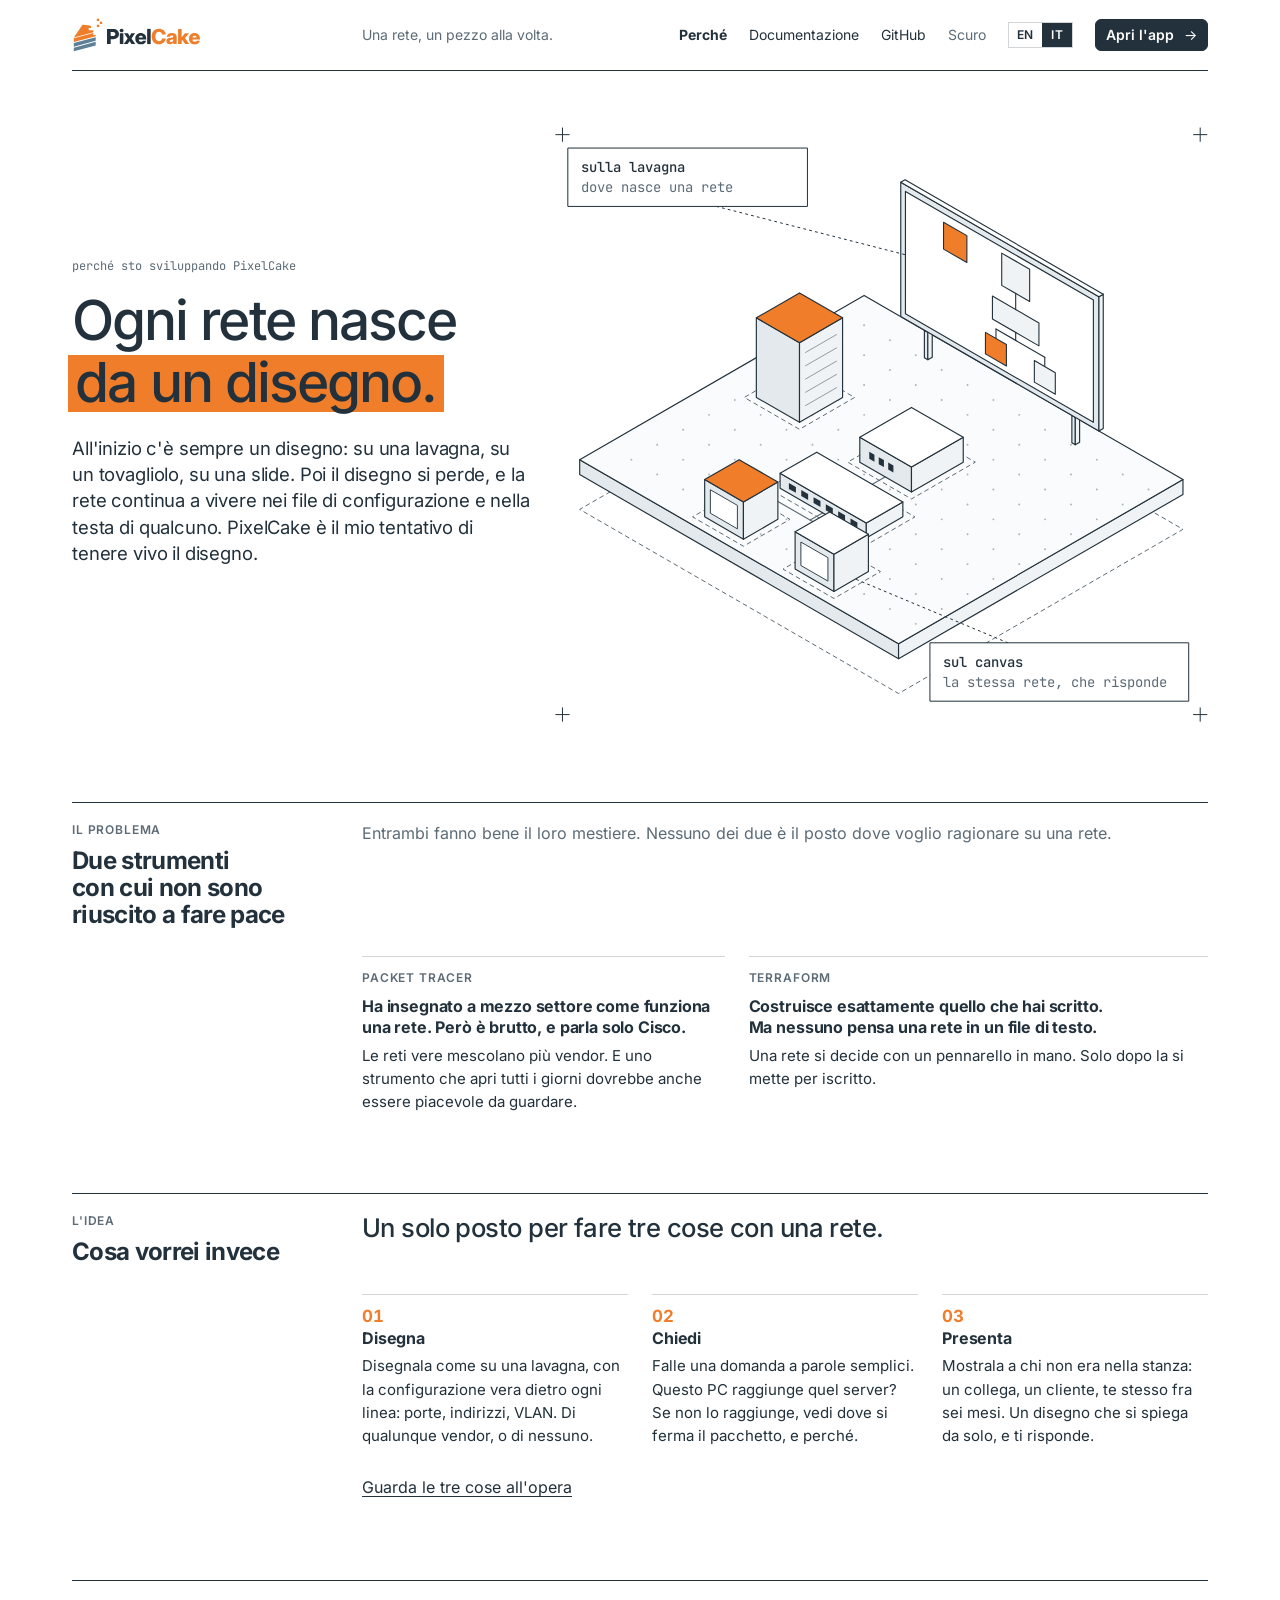
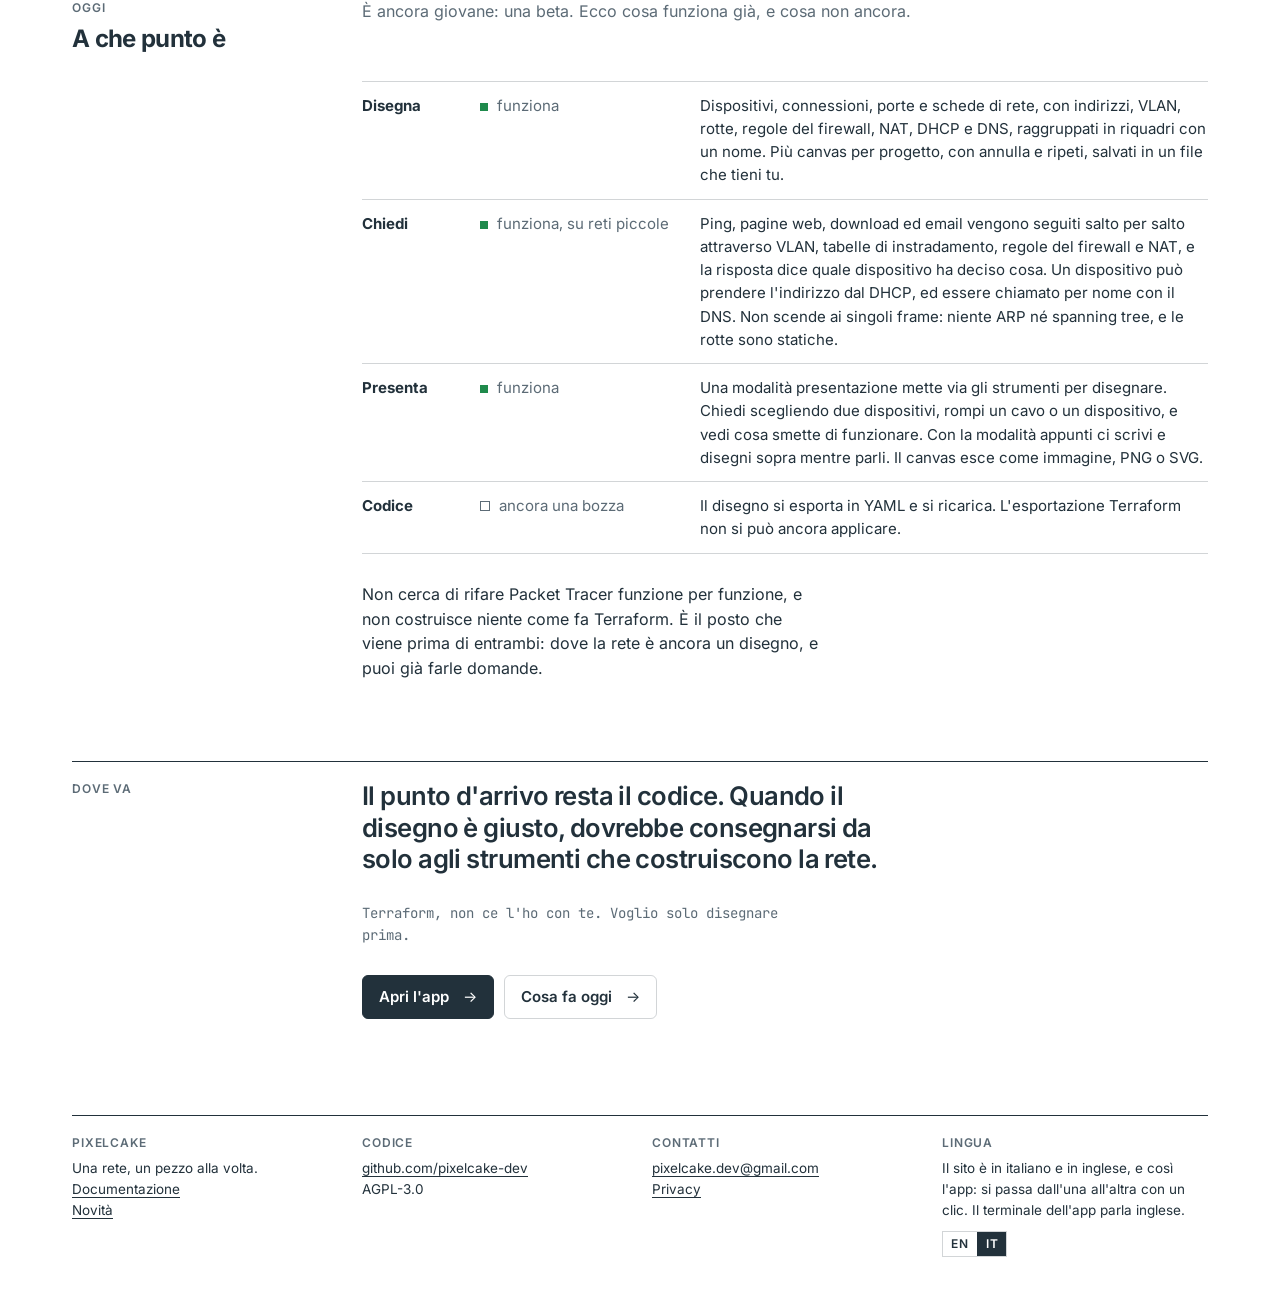
<file: it/why.html>
<!DOCTYPE html>
<html lang="it">

<head>
    <meta charset="UTF-8">
    <meta name="viewport" content="width=device-width, initial-scale=1.0">
    <title>Perché PixelCake - Ogni rete nasce da un disegno.</title>
    <meta name="description"
        content="Perché sto sviluppando PixelCake: un solo posto per progettare una rete, farle domande e presentarla.">

    <!-- The same page in the other language -->
    <link rel="canonical" href="https://pixelcake.dev/it/why.html">
    <link rel="alternate" hreflang="en" href="https://pixelcake.dev/why.html">
    <link rel="alternate" hreflang="it" href="https://pixelcake.dev/it/why.html">
    <link rel="alternate" hreflang="x-default" href="https://pixelcake.dev/why.html">

    <link rel="icon" href="../assets/favicon.ico" sizes="48x48">
    <link rel="icon" href="../assets/favicon.svg" type="image/svg+xml">
    <link rel="apple-touch-icon" href="../assets/pixelcake-256.png">

    <!-- How a link to this page looks when it is shared (tools/share-card.py makes the picture) -->
    <meta property="og:type" content="article">
    <meta property="og:site_name" content="PixelCake">
    <meta property="og:locale" content="it_IT">
    <meta property="og:locale:alternate" content="en_GB">
    <meta property="og:url" content="https://pixelcake.dev/it/why.html">
    <meta property="og:title" content="Perché PixelCake - Ogni rete nasce da un disegno.">
    <meta property="og:description"
        content="Un solo posto per progettare una rete, farle domande e presentarla.">
    <meta property="og:image" content="https://pixelcake.dev/assets/share-it.png">
    <meta property="og:image:width" content="1200">
    <meta property="og:image:height" content="630">
    <meta property="og:image:type" content="image/png">
    <meta property="og:image:alt" content="PixelCake: il disegno di rete che ti risponde. Una piccola rete disegnata in prospettiva: un ping va e torna, un altro si ferma al firewall.">
    <meta name="twitter:card" content="summary_large_image">
    <meta name="twitter:title" content="Perché PixelCake - Ogni rete nasce da un disegno.">
    <meta name="twitter:description"
        content="Un solo posto per progettare una rete, farle domande e presentarla.">
    <meta name="twitter:image" content="https://pixelcake.dev/assets/share-it.png">
    <meta name="twitter:image:alt" content="PixelCake: il disegno di rete che ti risponde. Una piccola rete disegnata in prospettiva: un ping va e torna, un altro si ferma al firewall.">

    <link rel="preload" href="../assets/fonts/inter-latin-wght-normal.woff2" as="font" type="font/woff2" crossorigin>
    <link rel="stylesheet" href="../assets/site.css">
    <script src="../assets/site.js"></script>
</head>

<body>
    <div class="page">

        <header class="masthead grid">
            <a class="brand" href="./index.html" aria-label="PixelCake, pagina iniziale">
                <img class="only-light" src="../assets/pixelcake-orizzontale-colore.svg" alt="PixelCake" width="132" height="38">
                <img class="only-dark" src="../assets/pixelcake-orizzontale-negativo.svg" alt="PixelCake" width="132" height="38">
            </a>
            <span class="motto">Una rete, un pezzo alla volta.</span>
            <nav class="nav" aria-label="Principale">
                <a href="./why.html" aria-current="page">Perché</a>
                <a href="https://app.pixelcake.dev/docs/it/">Documentazione</a>
                <a href="https://github.com/pixelcake-dev" target="_blank" rel="noopener">GitHub</a>
                <button class="theme-toggle" type="button">Scuro</button>
                <div class="lang" role="group" aria-label="Lingua">
                    <a href="../why.html" hreflang="en" lang="en" title="English" aria-label="English">EN</a>
                    <span lang="it" title="Italiano" aria-current="true">IT</span>
                </div>
                <a class="button" href="https://app.pixelcake.dev/">Apri l'app</a>
            </nav>
        </header>

        <main>
            <div class="hero grid">
                <div class="hero-text">
                    <p class="strap first">perché sto sviluppando PixelCake</p>
                    <h1>Ogni rete nasce <em>da un disegno.</em></h1>
                    <p class="lead">
                        All'inizio c'è sempre un disegno: su una lavagna, su un tovagliolo, su una slide.
                        Poi il disegno si perde, e la rete continua a vivere nei file di configurazione
                        e nella testa di qualcuno. PixelCake è il mio tentativo di tenere vivo il disegno.
                    </p>
                </div>
                <div class="hero-drawing">
                    <!-- drawing:why -->
                    <svg class="iso" viewBox="-323 -176 682 622" data-still="8" role="img" aria-label="Dietro una piccola rete c'è una lavagna, e sulla lavagna la stessa rete è abbozzata con quadrati e linee. Sulla lavagna si traccia una linea, tra il router e il server compare il cavo corrispondente, e un pacchetto va da un PC al server mentre un punto segue la stessa strada sullo schizzo.">
                    <polygon class="iso-foot" points="0.0,52.0 333.2,244.4 36.0,416.0 -297.2,223.6"/>
                    <polygon class="iso-left" points="-297.2,187.2 36.0,379.6 36.0,364.0 -297.2,171.6"/>
                    <polygon class="iso-right" points="333.2,208.0 36.0,379.6 36.0,364.0 333.2,192.4"/>
                    <polygon class="iso-board" points="0.0,0.0 333.2,192.4 36.0,364.0 -297.2,171.6"/>
                    <g class="iso-dots"><circle cx="0.0" cy="31.2" r="1"/><circle cx="-27.0" cy="46.8" r="1"/><circle cx="-54.0" cy="62.4" r="1"/><circle cx="-81.1" cy="78.0" r="1"/><circle cx="-108.1" cy="93.6" r="1"/><circle cx="-135.1" cy="109.2" r="1"/><circle cx="-162.1" cy="124.8" r="1"/><circle cx="-189.1" cy="140.4" r="1"/><circle cx="-216.2" cy="156.0" r="1"/><circle cx="-243.2" cy="171.6" r="1"/><circle cx="27.0" cy="46.8" r="1"/><circle cx="0.0" cy="62.4" r="1"/><circle cx="-27.0" cy="78.0" r="1"/><circle cx="-54.0" cy="93.6" r="1"/><circle cx="-81.1" cy="109.2" r="1"/><circle cx="-108.1" cy="124.8" r="1"/><circle cx="-135.1" cy="140.4" r="1"/><circle cx="-162.1" cy="156.0" r="1"/><circle cx="-189.1" cy="171.6" r="1"/><circle cx="-216.2" cy="187.2" r="1"/><circle cx="54.0" cy="62.4" r="1"/><circle cx="27.0" cy="78.0" r="1"/><circle cx="0.0" cy="93.6" r="1"/><circle cx="-27.0" cy="109.2" r="1"/><circle cx="-54.0" cy="124.8" r="1"/><circle cx="-81.1" cy="140.4" r="1"/><circle cx="-108.1" cy="156.0" r="1"/><circle cx="-135.1" cy="171.6" r="1"/><circle cx="-162.1" cy="187.2" r="1"/><circle cx="-189.1" cy="202.8" r="1"/><circle cx="81.1" cy="78.0" r="1"/><circle cx="54.0" cy="93.6" r="1"/><circle cx="27.0" cy="109.2" r="1"/><circle cx="0.0" cy="124.8" r="1"/><circle cx="-27.0" cy="140.4" r="1"/><circle cx="-54.0" cy="156.0" r="1"/><circle cx="-81.1" cy="171.6" r="1"/><circle cx="-108.1" cy="187.2" r="1"/><circle cx="-135.1" cy="202.8" r="1"/><circle cx="-162.1" cy="218.4" r="1"/><circle cx="108.1" cy="93.6" r="1"/><circle cx="81.1" cy="109.2" r="1"/><circle cx="54.0" cy="124.8" r="1"/><circle cx="27.0" cy="140.4" r="1"/><circle cx="0.0" cy="156.0" r="1"/><circle cx="-27.0" cy="171.6" r="1"/><circle cx="-54.0" cy="187.2" r="1"/><circle cx="-81.1" cy="202.8" r="1"/><circle cx="-108.1" cy="218.4" r="1"/><circle cx="-135.1" cy="234.0" r="1"/><circle cx="135.1" cy="109.2" r="1"/><circle cx="108.1" cy="124.8" r="1"/><circle cx="81.1" cy="140.4" r="1"/><circle cx="54.0" cy="156.0" r="1"/><circle cx="27.0" cy="171.6" r="1"/><circle cx="0.0" cy="187.2" r="1"/><circle cx="-27.0" cy="202.8" r="1"/><circle cx="-54.0" cy="218.4" r="1"/><circle cx="-81.1" cy="234.0" r="1"/><circle cx="-108.1" cy="249.6" r="1"/><circle cx="162.1" cy="124.8" r="1"/><circle cx="135.1" cy="140.4" r="1"/><circle cx="108.1" cy="156.0" r="1"/><circle cx="81.1" cy="171.6" r="1"/><circle cx="54.0" cy="187.2" r="1"/><circle cx="27.0" cy="202.8" r="1"/><circle cx="0.0" cy="218.4" r="1"/><circle cx="-27.0" cy="234.0" r="1"/><circle cx="-54.0" cy="249.6" r="1"/><circle cx="-81.1" cy="265.2" r="1"/><circle cx="189.1" cy="140.4" r="1"/><circle cx="162.1" cy="156.0" r="1"/><circle cx="135.1" cy="171.6" r="1"/><circle cx="108.1" cy="187.2" r="1"/><circle cx="81.1" cy="202.8" r="1"/><circle cx="54.0" cy="218.4" r="1"/><circle cx="27.0" cy="234.0" r="1"/><circle cx="0.0" cy="249.6" r="1"/><circle cx="-27.0" cy="265.2" r="1"/><circle cx="-54.0" cy="280.8" r="1"/><circle cx="216.2" cy="156.0" r="1"/><circle cx="189.1" cy="171.6" r="1"/><circle cx="162.1" cy="187.2" r="1"/><circle cx="135.1" cy="202.8" r="1"/><circle cx="108.1" cy="218.4" r="1"/><circle cx="81.1" cy="234.0" r="1"/><circle cx="54.0" cy="249.6" r="1"/><circle cx="27.0" cy="265.2" r="1"/><circle cx="0.0" cy="280.8" r="1"/><circle cx="-27.0" cy="296.4" r="1"/><circle cx="243.2" cy="171.6" r="1"/><circle cx="216.2" cy="187.2" r="1"/><circle cx="189.1" cy="202.8" r="1"/><circle cx="162.1" cy="218.4" r="1"/><circle cx="135.1" cy="234.0" r="1"/><circle cx="108.1" cy="249.6" r="1"/><circle cx="81.1" cy="265.2" r="1"/><circle cx="54.0" cy="280.8" r="1"/><circle cx="27.0" cy="296.4" r="1"/><circle cx="0.0" cy="312.0" r="1"/><circle cx="270.2" cy="187.2" r="1"/><circle cx="243.2" cy="202.8" r="1"/><circle cx="216.2" cy="218.4" r="1"/><circle cx="189.1" cy="234.0" r="1"/><circle cx="162.1" cy="249.6" r="1"/><circle cx="135.1" cy="265.2" r="1"/><circle cx="108.1" cy="280.8" r="1"/><circle cx="81.1" cy="296.4" r="1"/><circle cx="54.0" cy="312.0" r="1"/><circle cx="27.0" cy="327.6" r="1"/><circle cx="297.2" cy="202.8" r="1"/><circle cx="270.2" cy="218.4" r="1"/><circle cx="243.2" cy="234.0" r="1"/><circle cx="216.2" cy="249.6" r="1"/><circle cx="189.1" cy="265.2" r="1"/><circle cx="162.1" cy="280.8" r="1"/><circle cx="135.1" cy="296.4" r="1"/><circle cx="108.1" cy="312.0" r="1"/><circle cx="81.1" cy="327.6" r="1"/><circle cx="54.0" cy="343.2" r="1"/></g>
                    <polyline class="iso-cable" points="49.5,173.7 -23.6,215.9"/>
                    <polyline class="iso-cable" points="-23.6,215.9 -56.3,234.8"/>
                    <polyline class="iso-cable" points="-94.6,212.7 0.0,267.3"/>
                    <polyline class="iso-cable" points="-94.6,212.7 -128.3,232.2"/>
                    <polyline class="iso-cable" points="0.0,267.3 -33.8,286.8"/>
                    <polyline class="iso-cable drawn" points="49.5,173.7 -67.5,106.1" stroke-dasharray="135.2" stroke-dashoffset="135.2"><animate attributeName="stroke-dashoffset" dur="11s" repeatCount="indefinite" keyTimes="0;0.24;0.38;0.94;0.98;1" values="135.2;135.2;0;0;135.2;135.2"/></polyline>
                    <polygon class="iso-foot" points="-67.5,73.3 -9.9,106.6 -67.5,139.9 -125.2,106.6"/>
                    <polygon class="iso-foot" points="49.5,135.7 116.2,174.2 49.5,212.7 -17.1,174.2"/>
                    <polygon class="iso-foot" points="-49.5,172.1 53.1,231.4 2.3,260.8 -100.4,201.5"/>
                    <polygon class="iso-foot" points="-130.6,203.3 -77.5,234.0 -126.1,262.1 -179.2,231.4"/>
                    <polygon class="iso-foot" points="-36.0,257.9 17.1,288.6 -31.5,316.7 -84.7,286.0"/>
                    <polygon class="iso-left" points="63.0,65.0 66.6,67.1 66.6,38.5 63.0,36.4"/>
                    <polygon class="iso-right" points="71.2,64.5 66.6,67.1 66.6,38.5 71.2,35.9"/>
                    <polygon class="iso-top" points="67.5,33.8 71.2,35.9 66.6,38.5 63.0,36.4"/>
                    <polygon class="iso-left" points="217.1,153.9 220.7,156.0 220.7,127.4 217.1,125.3"/>
                    <polygon class="iso-right" points="225.2,153.4 220.7,156.0 220.7,127.4 225.2,124.8"/>
                    <polygon class="iso-top" points="221.6,122.7 225.2,124.8 220.7,127.4 217.1,125.3"/>
                    <polygon class="iso-left" points="38.3,22.1 245.4,141.7 245.4,1.3 38.3,-118.3"/>
                    <polygon class="iso-right" points="249.9,139.1 245.4,141.7 245.4,1.3 249.9,-1.3"/>
                    <polygon class="iso-top" points="42.8,-120.9 249.9,-1.3 245.4,1.3 38.3,-118.3"/>
                    <polygon class="iso-top" points="43.2,19.2 239.6,132.6 239.6,4.7 43.2,-108.7"/>
                    <polyline class="iso-sketch" points="158.4,-18.9 158.4,26.7"/>
                    <polyline class="iso-sketch" points="158.4,26.7 158.4,47.1"/>
                    <polyline class="iso-sketch" points="137.8,35.1 188.8,64.6"/>
                    <polyline class="iso-sketch" points="137.8,35.1 137.8,56.2"/>
                    <polyline class="iso-sketch" points="188.8,64.6 188.8,85.7"/>
                    <polyline class="iso-cable drawn" points="158.4,-18.9 95.2,-55.4" stroke-dasharray="73.0" stroke-dashoffset="73.0"><animate attributeName="stroke-dashoffset" dur="11s" repeatCount="indefinite" keyTimes="0;0.05;0.2;0.94;0.98;1" values="73.008;73.008;0;0;73.008;73.008"/></polyline>
                    <polygon class="iso-sketch box end" points="83.0,-76.5 107.4,-62.5 107.4,-34.4 83.0,-48.4"/>
                    <polygon class="iso-sketch box" points="143.8,-44.2 173.0,-27.4 173.0,6.3 143.8,-10.5"/>
                    <polygon class="iso-sketch box" points="134.1,0.7 182.7,28.8 182.7,52.7 134.1,24.6"/>
                    <polygon class="iso-sketch box end" points="126.8,38.6 148.7,51.3 148.7,73.7 126.8,61.1"/>
                    <polygon class="iso-sketch box" points="177.9,68.1 199.8,80.8 199.8,103.2 177.9,90.6"/>
                    <g class="iso-px"><animateMotion dur="11s" repeatCount="indefinite" calcMode="linear" keyTimes="0;0.44;0.8;1" keyPoints="0;0;1;1" path="M-128.3 231.7 L-94.6 212.2 L-56.3 234.3 L-23.6 215.4 L49.5 173.2 L-67.5 105.6"/><animate attributeName="opacity" dur="11s" repeatCount="indefinite" keyTimes="0;0.42;0.44;0.8;0.83;1" values="0;0;1;1;0;0"/><polygon class="iso-left" points="-11.7,-1.0 0.0,5.7 0.0,-7.8 -11.7,-14.6"/><polygon class="iso-right" points="11.7,-1.0 0.0,5.7 0.0,-7.8 11.7,-14.6"/><polygon class="iso-top" points="0.0,-21.3 11.7,-14.6 0.0,-7.8 -11.7,-14.6"/></g>
                    <polygon class="iso-left" points="-112.6,106.6 -67.5,132.6 -67.5,49.4 -112.6,23.4"/><polygon class="iso-right" points="-22.5,106.6 -67.5,132.6 -67.5,49.4 -22.5,23.4"/><polygon class="iso-top end" points="-67.5,-2.6 -22.5,23.4 -67.5,49.4 -112.6,23.4"/><polyline class="iso-detail" points="-28.8,96.4 -61.2,115.1"/><polyline class="iso-detail" points="-28.8,82.5 -61.2,101.2"/><polyline class="iso-detail" points="-28.8,68.6 -61.2,87.4"/><polyline class="iso-detail" points="-28.8,54.8 -61.2,73.5"/><polyline class="iso-detail" points="-28.8,40.9 -61.2,59.6"/>
                    <polygon class="iso-left" points="-4.5,174.2 49.5,205.4 49.5,179.4 -4.5,148.2"/><polygon class="iso-right" points="103.6,174.2 49.5,205.4 49.5,179.4 103.6,148.2"/><polygon class="iso-top" points="49.5,117.0 103.6,148.2 49.5,179.4 -4.5,148.2"/><polygon class="iso-port" points="5.4,170.6 10.8,173.7 10.8,166.4 5.4,163.3"/><polygon class="iso-port" points="15.3,176.3 20.7,179.4 20.7,172.1 15.3,169.0"/><polygon class="iso-port" points="25.2,182.0 30.6,185.1 30.6,177.8 25.2,174.7"/>
                    <polygon class="iso-left" points="-87.8,201.5 2.3,253.5 2.3,237.9 -87.8,185.9"/><polygon class="iso-right" points="40.5,231.4 2.3,253.5 2.3,237.9 40.5,215.8"/><polygon class="iso-top" points="-49.5,163.8 40.5,215.8 2.3,237.9 -87.8,185.9"/><polygon class="iso-port" points="-78.6,202.2 -71.3,206.3 -71.3,200.1 -78.6,195.9"/><polygon class="iso-port" points="-65.7,209.6 -58.5,213.8 -58.5,207.5 -65.7,203.4"/><polygon class="iso-port" points="-52.8,217.0 -45.6,221.2 -45.6,214.9 -52.8,210.8"/><polygon class="iso-port" points="-40.0,224.5 -32.7,228.6 -32.7,222.4 -40.0,218.2"/><polygon class="iso-port" points="-27.1,231.9 -19.9,236.0 -19.9,229.8 -27.1,225.6"/><polygon class="iso-port" points="-14.2,239.3 -7.0,243.5 -7.0,237.2 -14.2,233.1"/>
                    <polygon class="iso-left" points="-166.6,231.4 -126.1,254.8 -126.1,215.8 -166.6,192.4"/><polygon class="iso-right" points="-90.1,234.0 -126.1,254.8 -126.1,215.8 -90.1,195.0"/><polygon class="iso-top end" points="-130.6,171.6 -90.1,195.0 -126.1,215.8 -166.6,192.4"/><polygon class="iso-screen" points="-160.3,227.8 -132.4,243.9 -132.4,219.4 -160.3,203.3"/>
                    <polygon class="iso-left" points="-72.1,286.0 -31.5,309.4 -31.5,270.4 -72.1,247.0"/><polygon class="iso-right" points="4.5,288.6 -31.5,309.4 -31.5,270.4 4.5,249.6"/><polygon class="iso-top" points="-36.0,226.2 4.5,249.6 -31.5,270.4 -72.1,247.0"/><polygon class="iso-screen" points="-65.7,282.4 -37.8,298.5 -37.8,274.0 -65.7,257.9"/>
                    <polygon class="iso-flash" points="-67.5,-2.6 -22.5,23.4 -67.5,49.4 -112.6,23.4"><animate attributeName="opacity" dur="11s" repeatCount="indefinite" keyTimes="0;0.8;0.815;0.87;1" values="0;0;0.75;0;0"/></polygon>
                    <g opacity="0"><animate attributeName="opacity" dur="11s" repeatCount="indefinite" keyTimes="0;0.42;0.44;0.8;0.83;1" values="0;0;1;1;0;0"/><circle class="iso-dot" r="4.5"><animateMotion dur="11s" repeatCount="indefinite" calcMode="linear" keyTimes="0;0.44;0.481;0.528;0.568;0.657;0.8;1" keyPoints="0;0;0.115;0.244;0.355;0.603;1;1" path="M137.8 56.2 L137.8 35.1 L158.4 47.1 L158.4 26.7 L158.4 -18.9 L95.2 -55.4"/></circle></g>
                    <g><path class="iso-leader" d="M-154.2 -93.0 L42.8 -42.6"/><rect class="iso-note" x="-309.2" y="-154.0" width="250" height="61"/><text class="iso-note-text strong" x="-296.2" y="-129.0" xml:space="preserve">sulla lavagna</text><text class="iso-note-text" x="-296.2" y="-108.0" xml:space="preserve">dove nasce una rete</text></g>
                    <g><path class="iso-leader" d="M150.2 363.0 L-9.0 296.4"/><rect class="iso-note" x="69.2" y="363.0" width="270" height="61"/><text class="iso-note-text strong" x="82.2" y="388.0" xml:space="preserve">sul canvas</text><text class="iso-note-text" x="82.2" y="409.0" xml:space="preserve">la stessa rete, che risponde</text></g>
                    <path class="iso-mark" d="M-322.2 -168.0 H-308.2 M-315.2 -175.0 V-161.0"/>
                    <path class="iso-mark" d="M-322.2 438.0 H-308.2 M-315.2 431.0 V445.0"/>
                    <path class="iso-mark" d="M344.2 -168.0 H358.2 M351.2 -175.0 V-161.0"/>
                    <path class="iso-mark" d="M344.2 438.0 H358.2 M351.2 431.0 V445.0"/>
                    </svg>
                    <!-- /drawing:why -->
                </div>
            </div>

            <section class="block grid" aria-labelledby="gripes-title">
                <div class="c-margin">
                    <span class="label">Il problema</span>
                    <h2 id="gripes-title">Due strumenti con cui non sono riuscito a fare pace</h2>
                </div>
                <p class="c-body muted">
                    Entrambi fanno bene il loro mestiere. Nessuno dei due è il posto dove voglio ragionare su una rete.
                </p>

                <div class="third a">
                    <div class="label">Packet Tracer</div>
                    <h3>Ha insegnato a mezzo settore come funziona una rete. Però è brutto, e parla solo Cisco.</h3>
                    <p>
                        Le reti vere mescolano più vendor. E uno strumento che apri tutti i giorni
                        dovrebbe anche essere piacevole da guardare.
                    </p>
                </div>
                <div class="third b">
                    <div class="label">Terraform</div>
                    <h3>Costruisce esattamente quello che hai scritto. Ma nessuno pensa una rete in un file di testo.</h3>
                    <p>
                        Una rete si decide con un pennarello in mano. Solo dopo
                        la si mette per iscritto.
                    </p>
                </div>
            </section>

            <section class="block grid" aria-labelledby="verbs-title">
                <div class="c-margin">
                    <span class="label">L'idea</span>
                    <h2 id="verbs-title">Cosa vorrei invece</h2>
                </div>
                <p class="statement">Un solo posto per fare tre cose con una rete.</p>

                <div class="third t1">
                    <span class="numeral" aria-hidden="true">01</span>
                    <h3>Disegna</h3>
                    <p>
                        Disegnala come su una lavagna, con la configurazione vera dietro ogni linea:
                        porte, indirizzi, VLAN. Di qualunque vendor, o di nessuno.
                    </p>
                </div>
                <div class="third t2">
                    <span class="numeral" aria-hidden="true">02</span>
                    <h3>Chiedi</h3>
                    <p>
                        Falle una domanda a parole semplici. Questo PC raggiunge quel server?
                        Se non lo raggiunge, vedi dove si ferma il pacchetto, e perché.
                    </p>
                </div>
                <div class="third t3">
                    <span class="numeral" aria-hidden="true">03</span>
                    <h3>Presenta</h3>
                    <p>
                        Mostrala a chi non era nella stanza: un collega, un cliente,
                        te stesso fra sei mesi. Un disegno che si spiega da solo, e ti risponde.
                    </p>
                </div>
                <p class="c-text"><a href="./index.html#design">Guarda le tre cose all'opera</a></p>
            </section>

            <section class="block grid" aria-labelledby="today-title">
                <div class="c-margin">
                    <span class="label">Oggi</span>
                    <h2 id="today-title">A che punto è</h2>
                </div>
                <p class="c-body muted">È ancora giovane: una beta. Ecco cosa funziona già, e cosa non ancora.</p>

                <div class="c-body">
                    <table class="states">
                        <tbody>
                            <tr>
                                <th scope="row">Disegna</th>
                                <td class="state">funziona</td>
                                <td>Dispositivi, connessioni, porte e schede di rete, con indirizzi, VLAN, rotte,
                                    regole del firewall, NAT, DHCP e DNS, raggruppati in riquadri con un nome. Più canvas
                                    per progetto, con annulla e ripeti, salvati in un file che tieni tu.</td>
                            </tr>
                            <tr>
                                <th scope="row">Chiedi</th>
                                <td class="state">funziona, su reti piccole</td>
                                <td>Ping, pagine web, download ed email vengono seguiti salto per salto attraverso VLAN,
                                    tabelle di instradamento, regole del firewall e NAT, e la risposta dice quale dispositivo
                                    ha deciso cosa. Un dispositivo può prendere l'indirizzo dal DHCP, ed essere chiamato per nome
                                    con il DNS. Non scende ai singoli frame: niente ARP né spanning tree,
                                    e le rotte sono statiche.</td>
                            </tr>
                            <tr>
                                <th scope="row">Presenta</th>
                                <td class="state">funziona</td>
                                <td>Una modalità presentazione mette via gli strumenti per disegnare. Chiedi scegliendo due dispositivi,
                                    rompi un cavo o un dispositivo, e vedi cosa smette di funzionare. Con la modalità appunti ci scrivi e disegni sopra mentre parli. Il canvas esce
                                    come immagine, PNG o SVG.</td>
                            </tr>
                            <tr>
                                <th scope="row">Codice</th>
                                <td class="state todo">ancora una bozza</td>
                                <td>Il disegno si esporta in YAML e si ricarica. L'esportazione Terraform
                                    non si può ancora applicare.</td>
                            </tr>
                        </tbody>
                    </table>
                </div>
                <p class="c-text">
                    Non cerca di rifare Packet Tracer funzione per funzione, e non costruisce niente
                    come fa Terraform. È il posto che viene prima di entrambi: dove la rete è ancora un disegno,
                    e puoi già farle domande.
                </p>
            </section>

            <section class="block closing grid" aria-labelledby="end-title">
                <div class="c-margin"><span class="label">Dove va</span></div>
                <h2 class="statement" id="end-title">
                    Il punto d'arrivo resta il codice. Quando il disegno è giusto,
                    dovrebbe consegnarsi da solo agli strumenti che costruiscono la rete.
                </h2>
                <p class="c-text aside">Terraform, non ce l'ho con te. Voglio solo disegnare prima.</p>
                <div class="actions">
                    <a class="button" href="https://app.pixelcake.dev/">Apri l'app</a>
                    <a class="button quiet" href="./index.html">Cosa fa oggi</a>
                </div>
            </section>
        </main>

        <footer class="grid">
            <div class="col">
                <span class="label">PixelCake</span>
                Una rete, un pezzo alla volta.<br>
                <a href="https://app.pixelcake.dev/docs/it/">Documentazione</a><br>
                <a href="https://github.com/pixelcake-dev/pixelcake/releases" target="_blank" rel="noopener">Novità</a>
            </div>
            <div class="col">
                <span class="label">Codice</span>
                <a href="https://github.com/pixelcake-dev" target="_blank" rel="noopener">github.com/pixelcake-dev</a><br>
                AGPL-3.0
            </div>
            <div class="col">
                <span class="label">Contatti</span>
                <a href="mailto:pixelcake.dev@gmail.com">pixelcake.dev@gmail.com</a><br>
                <a href="./privacy.html">Privacy</a>
            </div>
            <div class="col">
                <span class="label">Lingua</span>
                Il sito è in italiano e in inglese, e così l'app: si passa dall'una all'altra con un clic.
                Il terminale dell'app parla inglese.
                <div class="lang" role="group" aria-label="Lingua">
                    <a href="../why.html" hreflang="en" lang="en" title="English" aria-label="English">EN</a>
                    <span lang="it" title="Italiano" aria-current="true">IT</span>
                </div>
            </div>
        </footer>
    </div>
</body>

</html>
</file>
<file: assets/site.css>
/* PixelCake — the two pages of the site share this sheet.
   Twelve columns, one typeface, one accent, no rounded corners.
   The title of a section sits in the margin (columns 1-3), its content
   in the body (columns 4-12). A whole screen of the app spans the grid;
   a detail sits next to the text that speaks of it.

   Two themes. Light is the default, dark follows the computer, and the
   button in the masthead (site.js) lets the visitor choose. */

/* The two typefaces are served from the site itself (assets/fonts, with
   their licences): the pages ask nothing of anyone else. */
@font-face {
    font-family: 'Inter';
    font-style: normal;
    font-weight: 100 900;
    font-display: swap;
    src: url('./fonts/inter-latin-wght-normal.woff2') format('woff2');
    unicode-range: U+0000-00FF, U+0131, U+0152-0153, U+02BB-02BC, U+02C6, U+02DA, U+02DC, U+0304, U+0308, U+0329,
        U+2000-206F, U+20AC, U+2122, U+2191, U+2193, U+2212, U+2215, U+FEFF, U+FFFD;
}

@font-face {
    font-family: 'JetBrains Mono';
    font-style: normal;
    font-weight: 400;
    font-display: swap;
    src: url('./fonts/jetbrains-mono-latin-400-normal.woff2') format('woff2');
    unicode-range: U+0000-00FF, U+0131, U+0152-0153, U+02BB-02BC, U+02C6, U+02DA, U+02DC, U+0304, U+0308, U+0329,
        U+2000-206F, U+20AC, U+2122, U+2191, U+2193, U+2212, U+2215, U+FEFF, U+FFFD;
}

@font-face {
    font-family: 'JetBrains Mono';
    font-style: normal;
    font-weight: 500;
    font-display: swap;
    src: url('./fonts/jetbrains-mono-latin-500-normal.woff2') format('woff2');
    unicode-range: U+0000-00FF, U+0131, U+0152-0153, U+02BB-02BC, U+02C6, U+02DA, U+02DC, U+0304, U+0308, U+0329,
        U+2000-206F, U+20AC, U+2122, U+2191, U+2193, U+2212, U+2215, U+FEFF, U+FFFD;
}

/* The arrow (→) is in neither Latin set: it comes from the same two typefaces,
   in a file of its own, so that the buttons, the notes of the drawings and the
   terminal draw it as the rest of their words, and never in a font of the computer. */
@font-face {
    font-family: 'Inter';
    font-style: normal;
    font-weight: 100 900;
    font-display: swap;
    src: url('./fonts/inter-arrow-wght-normal.woff2') format('woff2');
    unicode-range: U+2192;
}

/* (one rule for each weight of the Latin sets: a browser joins the pieces of a
   typeface only when they declare the same weight; the file is the same) */
@font-face {
    font-family: 'JetBrains Mono';
    font-style: normal;
    font-weight: 400;
    font-display: swap;
    src: url('./fonts/jetbrains-mono-arrow-wght-normal.woff2') format('woff2');
    unicode-range: U+2192;
}

@font-face {
    font-family: 'JetBrains Mono';
    font-style: normal;
    font-weight: 500;
    font-display: swap;
    src: url('./fonts/jetbrains-mono-arrow-wght-normal.woff2') format('woff2');
    unicode-range: U+2192;
}

/* The colours are those of the logo: orange, graphite for the text on
   white, ice white for the text on black. The greys lean to the slate of
   the logo, never to yellow. */
:root {
    --paper: #ffffff;
    --ink: #22313b;
    --muted: #5c6b76;
    --hair: rgba(34, 49, 59, 0.2);
    --ok: #1f8a4c;
    --accent: #f07d2a;
    --block: #161b1f;
    --iso-top: #ffffff;
    --iso-right: #f0f3f5;
    --iso-left: #e3e9ed;
    --iso-board: #fafbfc;
    --mono: 'JetBrains Mono', ui-monospace, Consolas, monospace;
    --gutter: 24px;
    --edge: 32px;
    color-scheme: light;
}

@media (prefers-color-scheme: dark) {
    :root:not([data-theme='light']) {
        --paper: #0b0b0b;
        --iso-top: #1c2226;
        --iso-right: #13181b;
        --iso-left: #0e1214;
        --iso-board: #121619;
        --ink: #f4f6f8;
        --muted: #93a0aa;
        --hair: rgba(244, 246, 248, 0.2);
        --ok: #4cc38a;
        color-scheme: dark;
    }
}

:root[data-theme='dark'] {
    --paper: #0b0b0b;
    --iso-top: #1c2226;
    --iso-right: #13181b;
    --iso-left: #0e1214;
    --iso-board: #121619;
    --ink: #f4f6f8;
    --muted: #93a0aa;
    --hair: rgba(244, 246, 248, 0.2);
    --ok: #4cc38a;
    color-scheme: dark;
}

/* A picture of the app exists in both themes: only one is shown */
.only-dark {
    display: none;
}

@media (prefers-color-scheme: dark) {
    :root:not([data-theme='light']) .only-dark {
        display: block;
    }

    :root:not([data-theme='light']) .only-light {
        display: none;
    }
}

:root[data-theme='dark'] .only-dark {
    display: block;
}

:root[data-theme='dark'] .only-light {
    display: none;
}

* {
    margin: 0;
    padding: 0;
    box-sizing: border-box;
}

html {
    scroll-behavior: smooth;
}

body {
    font-family: 'Inter', 'Helvetica Neue', Helvetica, Arial, sans-serif;
    font-size: 16px;
    line-height: 1.55;
    color: var(--ink);
    background: var(--paper);
    -webkit-font-smoothing: antialiased;
    -moz-osx-font-smoothing: grayscale;
}

/* Tabular figures only where figures stand in a column: the numbers of the
   three things, one under the other, and the table of states. In running text
   they would also widen the hyphens of Inter («Phil - pje», «Wi - Fi»). The
   terminal and the notes are in JetBrains Mono, whose figures are all one width. */
.numeral,
.states {
    font-feature-settings: 'tnum';
}

a {
    color: inherit;
    text-decoration: underline;
    text-decoration-thickness: 1px;
    text-underline-offset: 3px;
}

a:hover {
    color: var(--accent);
}

a:focus-visible,
button:focus-visible {
    outline: 2px solid var(--accent);
    outline-offset: 3px;
}

img,
svg {
    display: block;
    max-width: 100%;
}

/* The grid */
.page {
    max-width: 1200px;
    margin: 0 auto;
    padding: 0 var(--edge);
}

.grid,
figure.wide {
    display: grid;
    grid-template-columns: repeat(12, minmax(0, 1fr));
    column-gap: var(--gutter);
}

.c-margin { grid-column: 1 / span 3; }
.c-body { grid-column: 4 / -1; }
.c-left { grid-column: 4 / span 4; }
.c-right { grid-column: 8 / -1; }
.c-text { grid-column: 4 / span 5; }

/* Masthead */
.masthead {
    align-items: center;
    padding: 16px 0;
    border-bottom: 1px solid var(--ink);
    font-size: 14px;
}

/* The logo is always one of its own files, never typed: colour on white,
   negative on black, and not smaller than its 110 pixels */
.brand {
    grid-column: 1 / span 3;
    display: inline-flex;
    align-items: center;
    text-decoration: none;
}

.brand img {
    width: 132px;
    height: 38px;
}

.motto {
    grid-column: 4 / span 3;
    color: var(--muted);
}

.nav {
    grid-column: 7 / -1;
    display: flex;
    justify-content: flex-end;
    align-items: center;
    gap: 22px;
}

.nav a {
    text-decoration: none;
    white-space: nowrap;
}

.nav a[aria-current='page'] {
    font-weight: 700;
}

/* Light or dark: shown only when the script that makes it work has run */
.theme-toggle {
    display: none;
    font: inherit;
    color: var(--muted);
    background: none;
    border: 0;
    cursor: pointer;
}

.js .theme-toggle {
    display: inline-block;
}

.theme-toggle:hover {
    color: var(--accent);
}

/* The two languages, as in the app: two letters side by side, the one of the
   page marked. Each leads to the same page in the other language. */
.lang {
    display: inline-flex;
    flex-shrink: 0;
    border: 1px solid var(--hair);
    font-size: 12px;
    font-weight: 600;
    letter-spacing: 0.07em;
    line-height: 1;
}

.lang a,
.lang span {
    padding: 6px 8px;
    text-decoration: none;
}

.lang > * + * {
    border-left: 1px solid var(--hair);
}

.lang [aria-current] {
    background: var(--ink);
    color: var(--paper);
}

.lang a:hover {
    color: var(--accent);
}

/* (in the footer, on a line of its own under the words) */
footer .lang {
    display: flex;
    width: fit-content;
    margin-top: 10px;
}

/* Buttons: a flat block with an arrow at the end */
.button {
    display: inline-flex;
    justify-content: space-between;
    align-items: center;
    gap: 14px;
    padding: 12px 16px;
    border: 1px solid var(--ink);
    border-radius: 6px;
    background: var(--ink);
    color: var(--paper);
    font-size: 15px;
    font-weight: 600;
    line-height: 1.2;
    text-decoration: none;
}

.button::after {
    content: '\2192';
    font-weight: 400;
}

.button:hover {
    background: var(--accent);
    border-color: var(--accent);
    color: #0b0b0b;
}

/* The second button of a pair: an outline */
.button.quiet {
    background: none;
    border-color: var(--hair);
    color: var(--ink);
}

.button.quiet:hover {
    background: none;
    border-color: var(--ink);
    color: var(--ink);
}

/* A button for what is not there yet: the app before it is online */
.button.soon,
.button.soon:hover {
    background: none;
    border-style: dashed;
    border-color: var(--hair);
    color: var(--muted);
    cursor: default;
}

.button.soon::after {
    content: none;
}

.nav .button {
    flex-shrink: 0;
    padding: 7px 10px;
    gap: 10px;
    font-size: 14px;
}

.actions {
    display: flex;
    flex-wrap: wrap;
    gap: 10px;
}

/* Type */
h1 {
    font-size: clamp(2.1rem, 4.3vw, 3.5rem);
    font-weight: 500;
    line-height: 1.12;
    letter-spacing: -0.035em;
}

/* A title shares its words evenly between its lines, so that none ends on a
   word alone, in either language (where the browser knows how) */
h1,
h2,
h3,
.statement {
    text-wrap: balance;
}

/* The words that matter, under a stroke of the orange marker */
h1 em {
    font-style: normal;
    padding: 0 0.14em;
    margin: 0 -0.08em;
    /* (the stroke is a little lower than the line, so it does not touch the one above) */
    background: linear-gradient(to bottom, transparent 9%, var(--accent) 9%, var(--accent) 96%, transparent 96%);
    color: #22313b;
    -webkit-box-decoration-break: clone;
    box-decoration-break: clone;
}

h2,
.numeral {
    font-size: 1.5rem;
    font-weight: 700;
    line-height: 1.12;
    letter-spacing: -0.028em;
}

.numeral {
    display: block;
    color: var(--accent);
}

h3 {
    font-size: 1rem;
    font-weight: 700;
    line-height: 1.3;
    letter-spacing: -0.01em;
}

.lead {
    font-size: 1.15rem;
    line-height: 1.42;
    letter-spacing: -0.008em;
}

.statement {
    grid-column: 4 / span 7;
    font-size: clamp(1.25rem, 2vw, 1.6rem);
    font-weight: 500;
    line-height: 1.24;
    letter-spacing: -0.022em;
}

.label {
    display: block;
    font-size: 12px;
    font-weight: 600;
    letter-spacing: 0.07em;
    text-transform: uppercase;
}

.c-margin .label {
    margin-bottom: 8px;
    color: var(--muted);
}

.muted {
    color: var(--muted);
}

p + p,
p + ul {
    margin-top: 0.85em;
}

code {
    font-family: var(--mono);
    font-size: 0.9em;
}

/* Hero: the words on the left, the drawing on the right */
.hero {
    padding-top: 56px;
    row-gap: 40px;
    align-items: center;
}

.hero-text {
    grid-column: 1 / span 5;
}

.hero-text h1 {
    margin-bottom: 22px;
}

.hero-text .lead {
    max-width: 30em;
    margin-bottom: 26px;
}

.hero-drawing {
    grid-column: 6 / -1;
}

/* The three things it does, each with its drawing */
.verb {
    align-items: center;
}

.verb-text {
    grid-column: 1 / span 5;
}

.verb-text h2,
.verb-text .numeral {
    font-size: 1.9rem;
}

.verb-text h2 {
    margin-bottom: 16px;
}

.verb-drawing {
    grid-column: 7 / -1;
}

/* The three of them at a glance, before each has its section */
.index {
    grid-column: 4 / -1;
    display: grid;
    grid-template-columns: repeat(3, minmax(0, 1fr));
    column-gap: var(--gutter);
    row-gap: 18px;
    list-style: none;
}

.index a {
    display: block;
    height: 100%;
    padding-top: 12px;
    border-top: 1px solid var(--ink);
    text-decoration: none;
}

.index a:hover {
    color: inherit;
    border-top-color: var(--accent);
}

.index .numeral {
    font-size: 1rem;
    margin-bottom: 2px;
}

.index b {
    display: block;
    font-size: 1.15rem;
    letter-spacing: -0.015em;
}

.index .what {
    display: block;
    margin-top: 4px;
    font-size: 14px;
    color: var(--muted);
}

.strap {
    margin-top: 18px;
    font-family: var(--mono);
    font-size: 12px;
    color: var(--muted);
}

.strap.first {
    margin: 0 0 14px;
}

/* Sections */
.block {
    margin-top: 80px;
    padding-top: 18px;
    border-top: 1px solid var(--ink);
    row-gap: 28px;
}

.block.tight {
    margin-top: 64px;
}

/* Figures */
.shot {
    display: block;
    border: 1px solid var(--hair);
}

.shot img {
    width: 100%;
    height: auto;
}

a.shot:hover {
    border-color: var(--accent);
}

figcaption {
    margin-top: 10px;
    font-size: 13px;
    line-height: 1.45;
    color: var(--muted);
}

figcaption b {
    display: block;
    font-weight: 600;
    color: var(--ink);
}

/* A figure as wide as the body, with its caption in the margin */
figure.wide {
    grid-column: 1 / -1;
}

figure.wide > .shot,
figure.wide > .terminal {
    grid-column: 4 / -1;
    grid-row: 1;
}

figure.wide > figcaption {
    grid-column: 1 / span 3;
    grid-row: 1;
    align-self: end;
    margin-top: 0;
    padding-top: 8px;
    border-top: 1px solid var(--hair);
}

/* A list whose bullet is a pixel */
.pixels {
    list-style: none;
    font-size: 15px;
}

.pixels li {
    position: relative;
    padding: 7px 0 7px 20px;
    border-top: 1px solid var(--hair);
}

.pixels li:last-child {
    border-bottom: 1px solid var(--hair);
}

.pixels + p {
    margin-top: 18px;
}

.pixels li::before {
    content: '';
    position: absolute;
    left: 0;
    top: 1.02em;
    width: 7px;
    height: 7px;
    background: var(--accent);
}

/* Terminal: dark in both themes, as in the app */
.terminal {
    background: var(--block);
    border: 1px solid var(--hair);
    color: #dde3e8;
    font-family: var(--mono);
    font-size: 12.5px;
    line-height: 1.7;
    padding: 18px 20px;
    white-space: pre-wrap;
    overflow-wrap: anywhere;
    font-feature-settings: normal;
}

.terminal .prompt,
.terminal .dim {
    color: #808d97;
}

.terminal .cmd {
    color: #ffffff;
    font-weight: 500;
}

.terminal .good {
    color: #63d391;
}

.terminal .bad {
    color: #ff8370;
}

/* Two lists side by side: what it follows, what it does not */
.ledger {
    list-style: none;
    font-size: 15px;
}

.ledger li {
    display: grid;
    grid-template-columns: 20px 1fr;
    padding: 7px 0;
    border-top: 1px solid var(--hair);
}

.ledger li:last-child {
    border-bottom: 1px solid var(--hair);
}

.ledger .mark {
    font-family: var(--mono);
    color: var(--muted);
}

.ledger.yes .mark {
    color: var(--accent);
}

.ledger-head {
    padding-bottom: 10px;
}

/* Columns inside the body */
.third {
    padding-top: 12px;
    border-top: 1px solid var(--hair);
    font-size: 15px;
}

.third.t1 { grid-column: 4 / span 3; }
.third.t2 { grid-column: 7 / span 3; }
.third.t3 { grid-column: 10 / span 3; }
.third.a { grid-column: 4 / span 4; }
.third.b { grid-column: 8 / -1; }

.third h3 {
    margin-bottom: 6px;
}

.third .numeral {
    font-size: 1.05rem;
    margin-bottom: 2px;
}

.third .label {
    margin-bottom: 8px;
    color: var(--muted);
}

/* A table of states (the why page) */
.states {
    width: 100%;
    border-collapse: collapse;
    font-size: 15px;
}

.states th,
.states td {
    text-align: left;
    vertical-align: top;
    padding: 12px 24px 12px 0;
    border-top: 1px solid var(--hair);
    font-weight: 400;
}

.states tr:last-child th,
.states tr:last-child td {
    border-bottom: 1px solid var(--hair);
}

.states th {
    width: 14%;
    font-weight: 700;
}

.states .state {
    width: 26%;
    white-space: nowrap;
    color: var(--muted);
}

.states .state::before {
    content: '';
    display: inline-block;
    width: 8px;
    height: 8px;
    margin-right: 9px;
    background: var(--ok);
}

.states .state.todo::before {
    background: none;
    border: 1px solid var(--muted);
}

.states td:last-child {
    padding-right: 0;
}

/* The drawing of the home page (made by tools/hero-drawing.py): thin lines,
   three shades for the three faces of a box, orange for what moves */
.iso {
    width: 100%;
    height: auto;
    overflow: visible;
}

.iso polygon,
.iso polyline,
.iso path,
.iso rect,
.iso line,
.iso circle {
    stroke: var(--ink);
    stroke-width: 1.15;
    stroke-linejoin: round;
    stroke-linecap: round;
    vector-effect: non-scaling-stroke;
}

.iso-top { fill: var(--iso-top); }
.iso-top.end { fill: var(--accent); }
.iso-left { fill: var(--iso-left); }
.iso-right { fill: var(--iso-right); }
.iso-board { fill: var(--iso-board); }

.iso .iso-foot {
    fill: none;
    stroke: var(--muted);
    stroke-width: 1;
    stroke-dasharray: 4 4;
}

.iso .iso-dots circle {
    fill: var(--muted);
    stroke: none;
    opacity: 0.5;
}

.iso .iso-cable {
    fill: none;
    stroke: var(--muted);
}

.iso .iso-way {
    fill: none;
    stroke: var(--accent);
    stroke-width: 2.6;
    stroke-dasharray: 7 6;
    animation: flow-way 1.3s linear infinite;
}

.iso .iso-way.stopped {
    stroke-dasharray: 2 6;
    animation: none;
}

.iso .iso-detail {
    fill: none;
    stroke-width: 0.9;
    opacity: 0.5;
}

.iso .iso-port {
    fill: var(--ink);
    stroke: none;
}

.iso .iso-screen {
    fill: var(--iso-top);
    stroke-width: 0.9;
}

.iso-px .iso-top { fill: var(--accent); }
.iso-px .iso-right { fill: #d96a1d; }
.iso-px .iso-left { fill: #bf5a15; }

.iso .iso-cross {
    stroke-width: 1.8;
    fill: none;
}

.iso .iso-mark,
.iso .iso-leader {
    fill: none;
    stroke-width: 1;
}

.iso .iso-leader {
    stroke-dasharray: 2 4;
}

.iso .iso-note {
    fill: var(--paper);
    stroke-width: 1;
}

.iso-note-text {
    font-family: var(--mono);
    font-size: 14.5px;
    fill: var(--muted);
}

.iso-note-text.strong {
    fill: var(--ink);
    font-weight: 500;
}

/* The top of a device when a packet reaches it */
.iso .iso-flash {
    fill: #ffffff;
    stroke: none;
}

/* A cable while it is being drawn: its dashes are measured on the drawing */
.iso .drawn {
    vector-effect: none;
    stroke: var(--accent);
    stroke-width: 2;
}

/* What is sketched on the whiteboard of the «why» page: lines for the cables,
   squares for the devices, a dot where the packet is */
.iso .iso-sketch {
    fill: none;
    stroke-width: 1.1;
}

.iso .iso-sketch.box {
    fill: var(--iso-right);
}

.iso .iso-sketch.box.end {
    fill: var(--accent);
}

.iso .iso-dot {
    fill: var(--accent);
    stroke: var(--iso-top);
    stroke-width: 2;
}

/* The small label of a cable */
.iso .iso-tag {
    fill: var(--paper);
    stroke-width: 1;
}

.iso-tag-text {
    font-family: var(--mono);
    font-size: 12px;
    fill: var(--ink);
}

/* The number of a hop, over its device; orange once the packet has been there */
.iso .iso-stem {
    stroke: var(--muted);
    stroke-width: 1;
    stroke-dasharray: 2 3;
}

.iso .iso-badge {
    fill: var(--paper);
    stroke-width: 1.15;
}

.iso .iso-badge.on {
    fill: var(--accent);
    stroke: var(--accent);
}

.iso-badge-text {
    font-family: var(--mono);
    font-size: 12.5px;
    font-weight: 500;
    fill: var(--ink);
}

.iso-badge-text.on {
    fill: #22313b;
}

@keyframes flow-way {
    to {
        stroke-dashoffset: -13;
    }
}

.aside {
    font-family: var(--mono);
    font-size: 14px;
    color: var(--muted);
}

/* Closing and footer */
.closing .statement {
    font-weight: 600;
}

.closing .actions {
    grid-column: 4 / -1;
}

footer {
    margin-top: 96px;
    padding: 18px 0 48px;
    border-top: 1px solid var(--ink);
    font-size: 13.5px;
    row-gap: 24px;
}

footer .col {
    grid-column: span 3;
}

footer .label {
    margin-bottom: 6px;
    color: var(--muted);
}

/* Medium widths: six columns, the margin moves above the body */
/* Below the full width the motto gives its place to the menu */
@media (max-width: 1180px) {
    .motto { display: none; }
    .nav { grid-column: 4 / -1; }
}

@media (max-width: 1000px) {
    .grid,
    figure.wide {
        grid-template-columns: repeat(6, minmax(0, 1fr));
    }

    .hero-text,
    .hero-drawing,
    .verb-text,
    .verb-drawing,
    .index,
    .c-margin,
    .c-body,
    .c-text,
    .statement,
    figure.wide > .shot,
    figure.wide > .terminal,
    figure.wide > figcaption {
        grid-column: 1 / -1;
    }

    .c-left,
    .third.a {
        grid-column: 1 / span 3;
    }

    .c-right,
    .third.b {
        grid-column: 4 / -1;
    }

    .third.t1 { grid-column: 1 / span 2; }
    .third.t2 { grid-column: 3 / span 2; }
    .third.t3 { grid-column: 5 / span 2; }

    .brand { grid-column: 1 / span 2; }
    .nav { grid-column: 3 / -1; }
    .motto { display: none; }

    .closing .actions { grid-column: 1 / -1; }

    .c-margin {
        display: flex;
        align-items: baseline;
        gap: 12px;
    }

    .c-margin .label {
        margin-bottom: 0;
    }

    figure.wide > figcaption {
        grid-row: 2;
        margin-top: 10px;
        padding-top: 0;
        border-top: 0;
    }
}

/* Tablets: the links of the menu are in the footer too, and give way to
   the theme, the language and the button of the app */
@media (max-width: 900px) {
    .nav > a:not(.button) {
        display: none;
    }
}

/* Narrow screens: one column */
@media (max-width: 640px) {
    :root {
        --edge: 20px;
    }

    .grid > *,
    figure.wide > * {
        grid-column: 1 / -1 !important;
    }

    .masthead {
        grid-template-columns: 1fr auto;
    }

    .masthead > .brand {
        grid-column: 1 !important;
    }

    .masthead > .nav {
        grid-column: 2 !important;
    }

    /* (the links and the button of the app give way, the theme and the
       language stay; the app has its button just below, in the hero) */
    .nav > a:not(.button),
    .nav > .button {
        display: none;
    }

    .nav {
        gap: 14px;
    }

    .index {
        grid-template-columns: minmax(0, 1fr);
    }

    .hero {
        padding-top: 36px;
        row-gap: 26px;
    }

    .block {
        margin-top: 56px;
        row-gap: 20px;
    }

    .block.tight {
        margin-top: 48px;
    }

    .terminal {
        font-size: 11.5px;
        padding: 14px;
    }

    .states,
    .states tbody,
    .states tr,
    .states th,
    .states td {
        display: block;
        width: auto;
    }

    .states th {
        padding-bottom: 0;
    }

    .states td {
        border-top: 0;
        padding-top: 4px;
        padding-right: 0;
        white-space: normal;
    }

    .states tr:last-child th {
        border-bottom: 0;
    }

    footer {
        margin-top: 64px;
    }
}

@media (prefers-reduced-motion: reduce) {
    html {
        scroll-behavior: auto;
    }

    .iso .iso-way {
        animation: none;
    }
}
</file>
